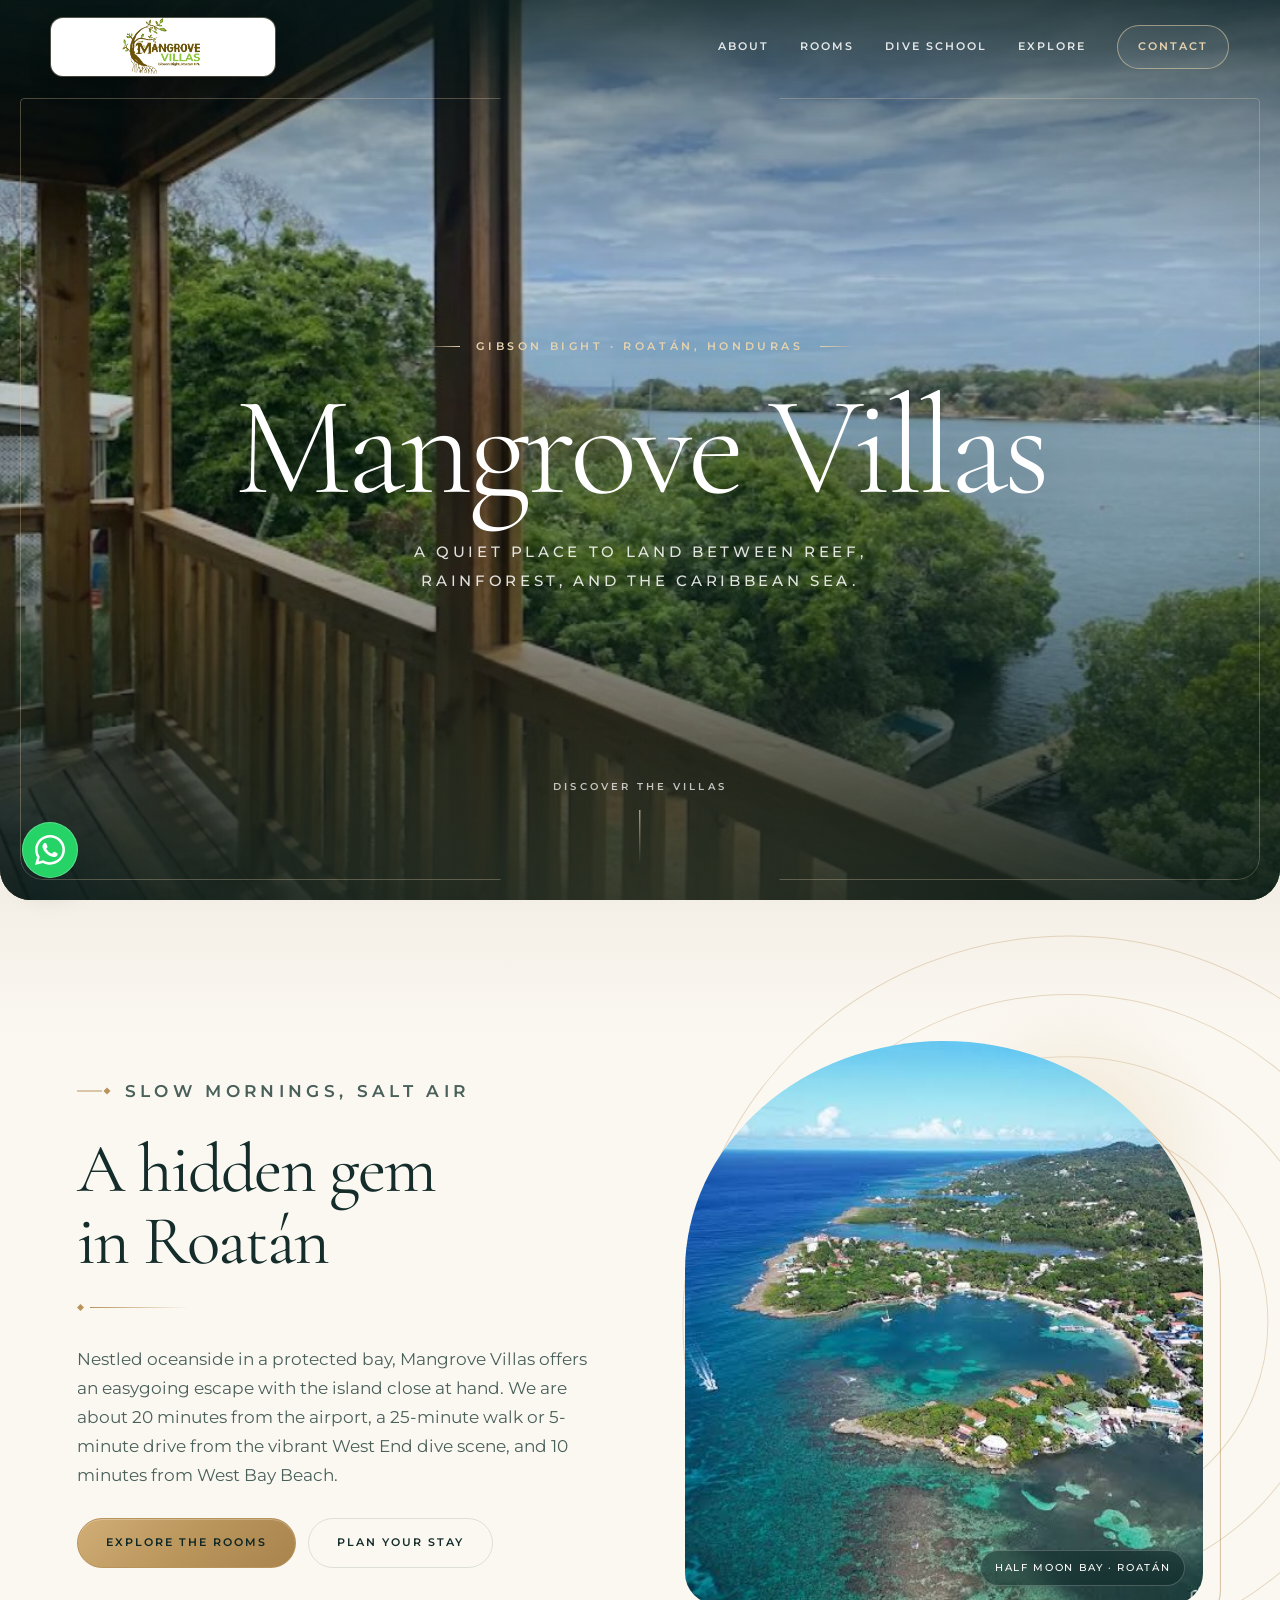
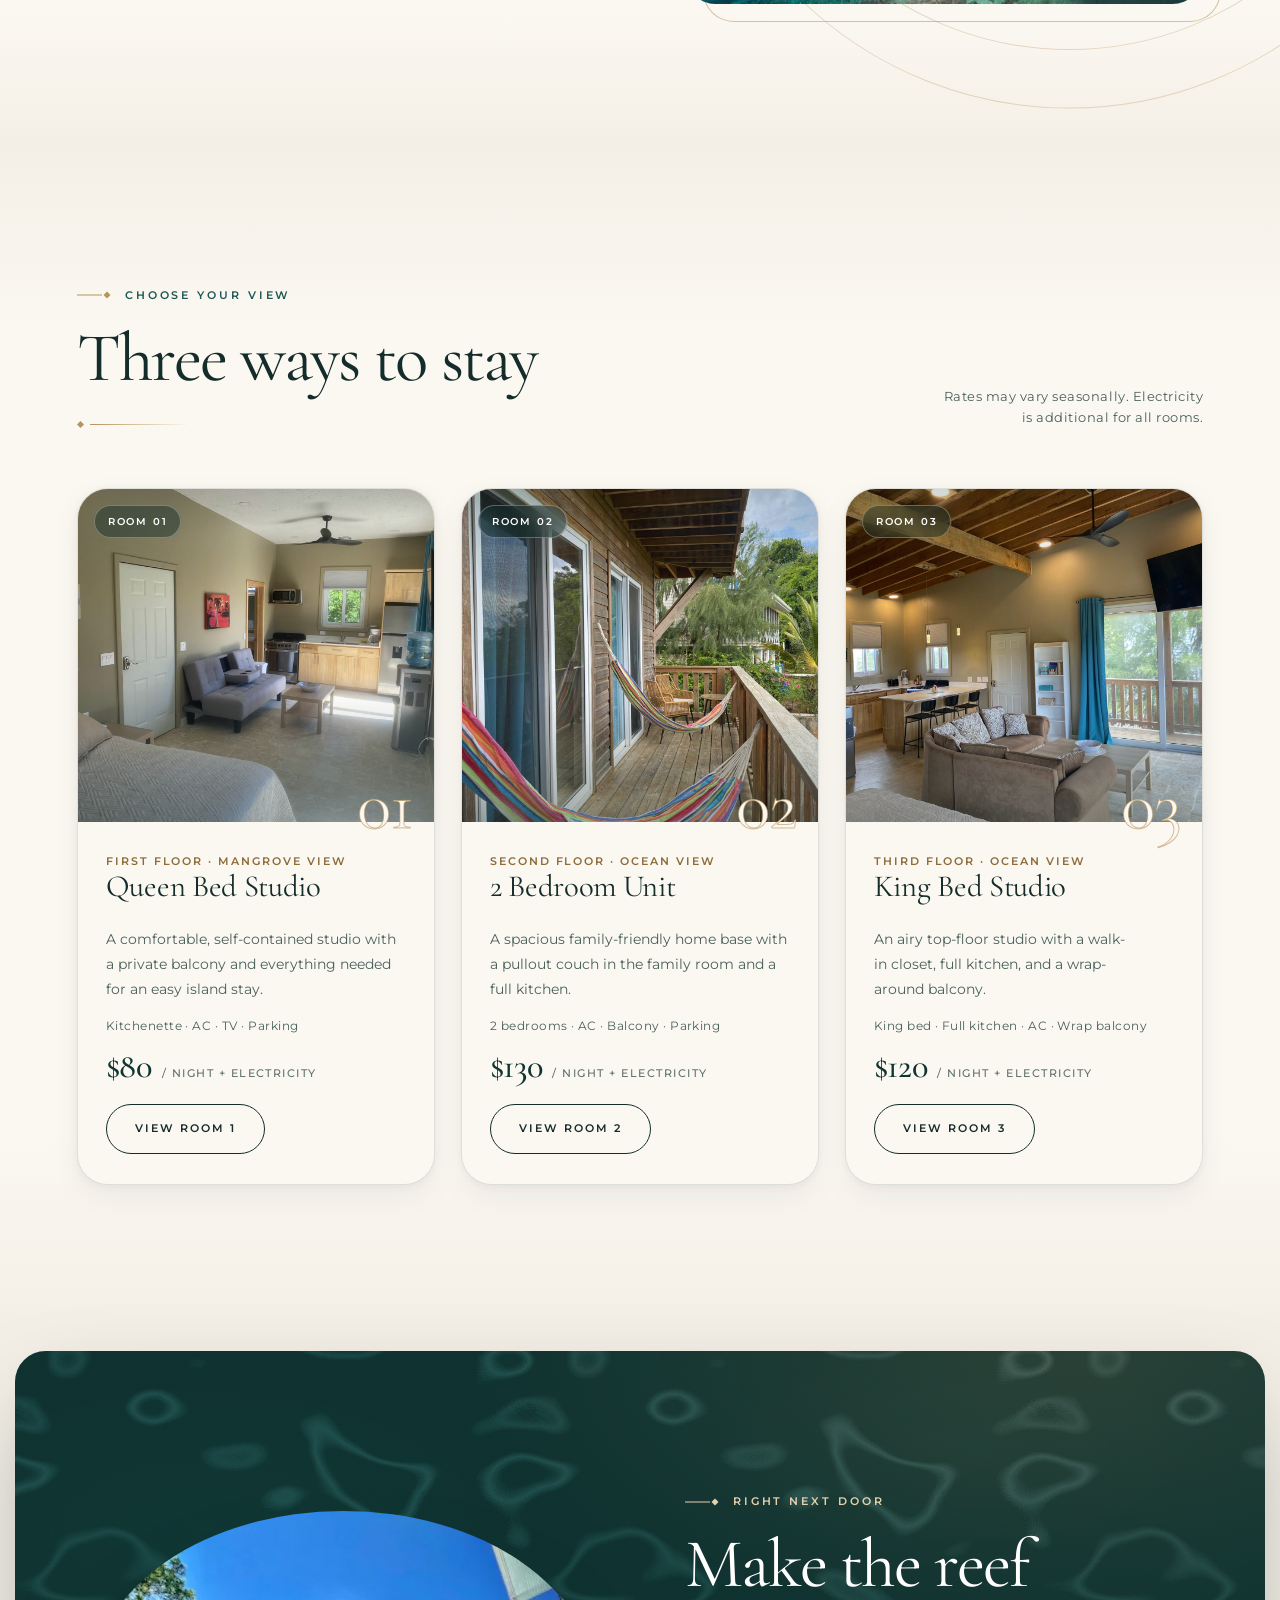
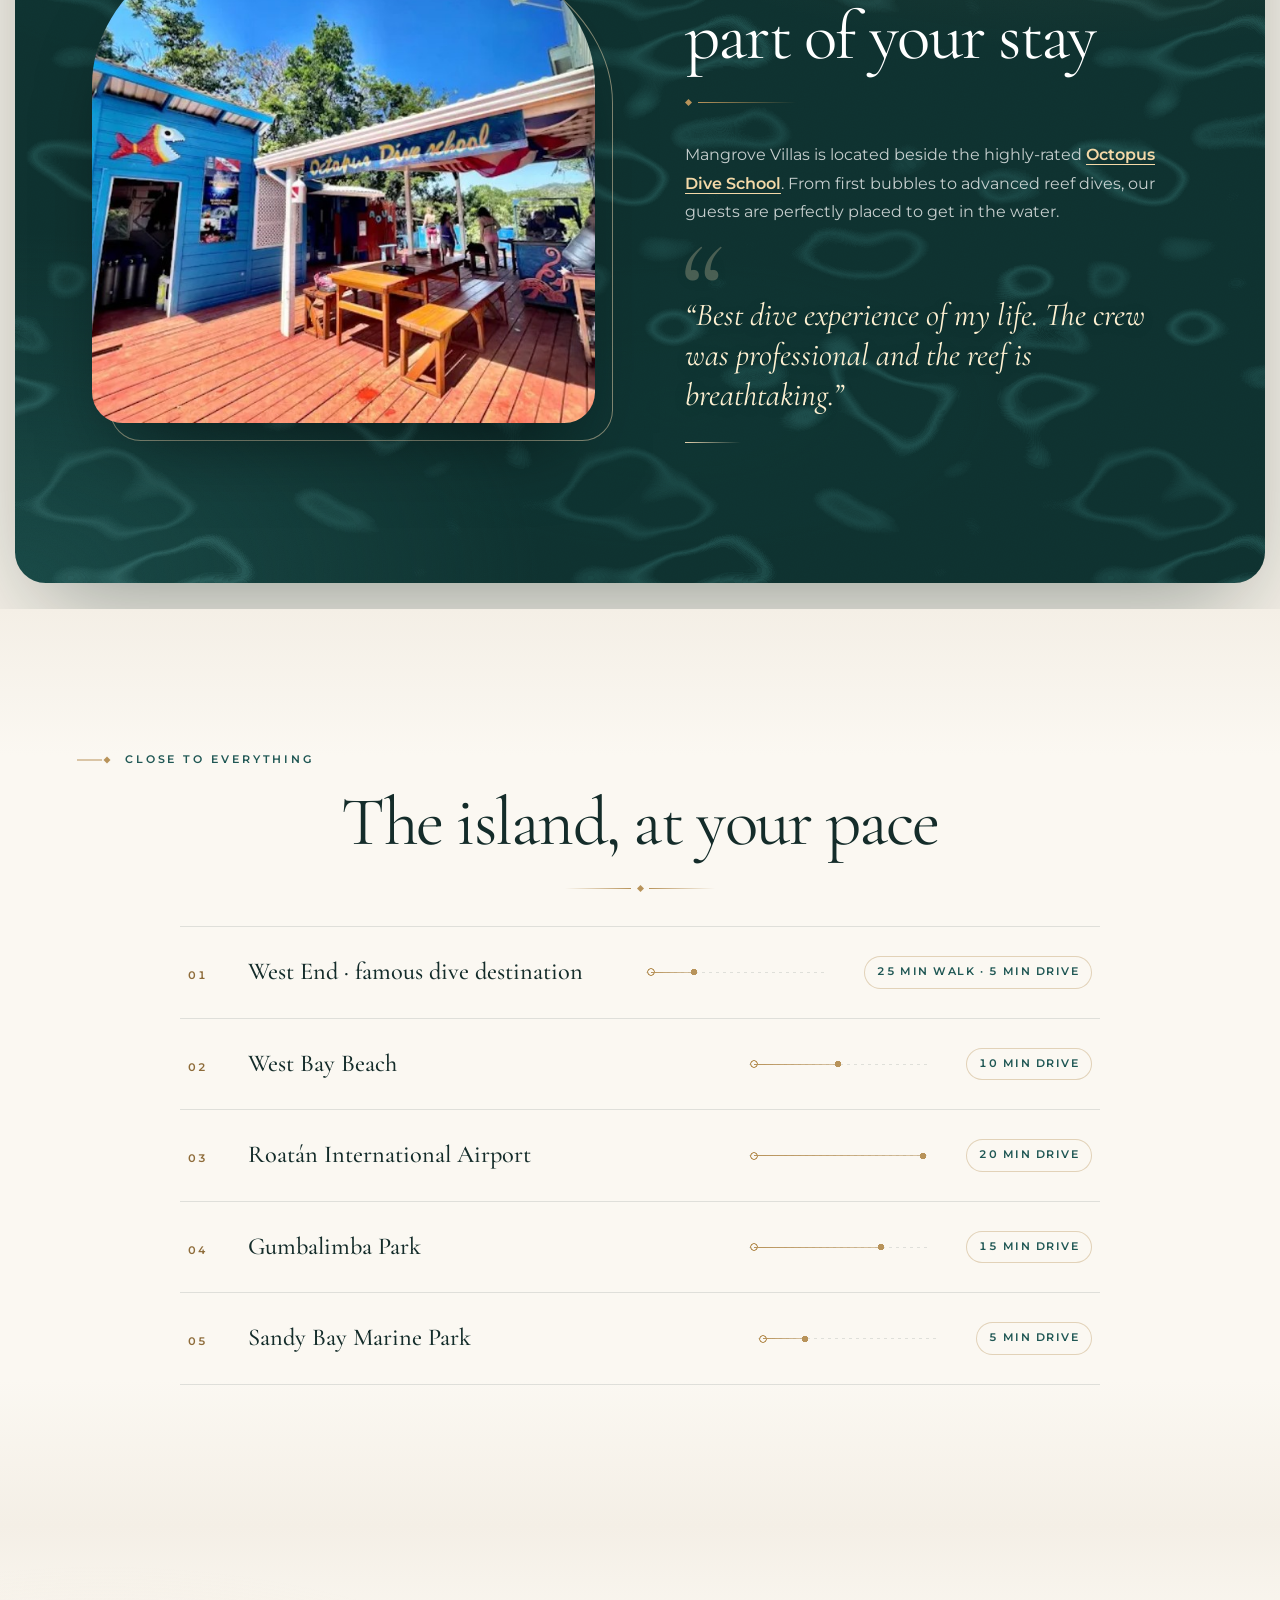
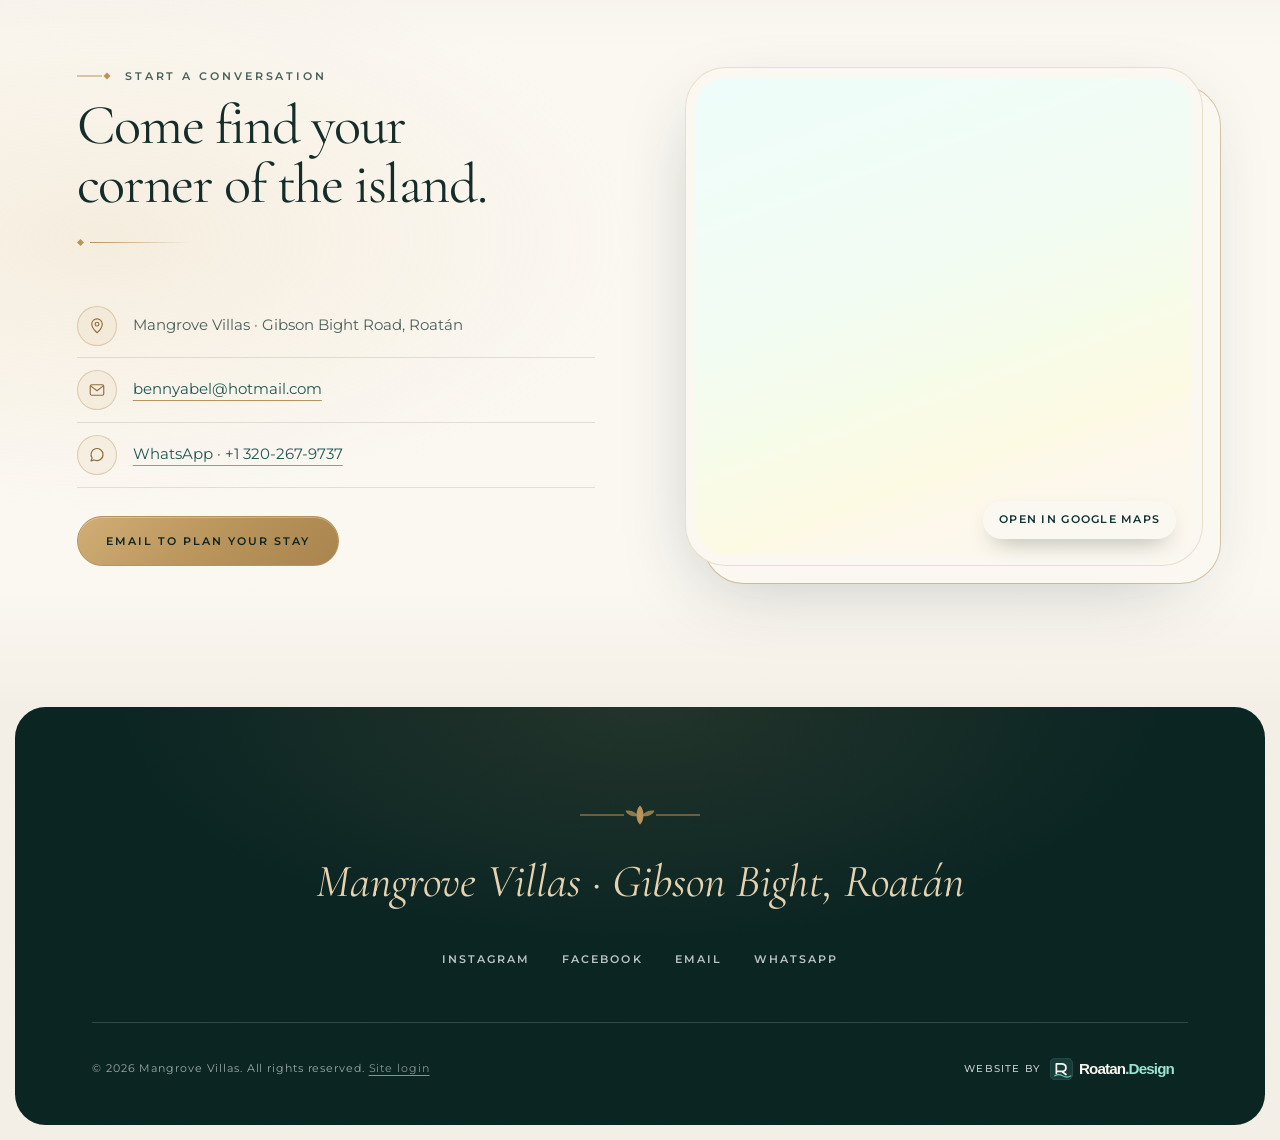
<file: index.html>
<!DOCTYPE html>
<html lang="en">
<head>
    <meta charset="UTF-8">
    <meta name="viewport" content="width=device-width, initial-scale=1.0">
    <meta name="description" content="Mangrove Villas — quiet, elevated stays in Gibson Bight, Roatán.">
    <title>Mangrove Villas | Gibson Bight, Roatán</title>
    <link rel="preconnect" href="https://fonts.googleapis.com">
    <link rel="preconnect" href="https://fonts.gstatic.com" crossorigin>
    <link href="https://fonts.googleapis.com/css2?family=Cormorant+Garamond:ital,wght@0,300;0,400;0,500;0,600;1,400;1,500&family=Montserrat:wght@400;500;600&display=swap" rel="stylesheet">
    <link rel="stylesheet" href="css/style.css?v=studio-footer">
    <link rel="stylesheet" href="js/site-editor/site-editor.css?v=editor-2">
    <link rel="stylesheet" href="css/premium-core.css?v=1">
    <link rel="stylesheet" href="css/premium-home.css?v=2">
    <link rel="stylesheet" href="css/premium-home-b.css?v=2">
</head>
<body class="main-site">
    <header class="site-header">
        <div class="site-header-inner">
            <a href="index.html" class="brand-lockup" aria-label="Mangrove Villas home">
                <img class="brand-logo" src="images/LOGO.png" alt="Mangrove Villas">
            </a>
            <button class="mobile-menu-button" type="button" aria-label="Open navigation" aria-expanded="false" aria-controls="primary-navigation">
                <span></span><span></span><span></span>
            </button>
            <nav class="nav-links" id="primary-navigation" aria-label="Primary navigation">
                <a href="#about">About</a>
                <a href="#rooms">Rooms</a>
                <a href="#dive">Dive School</a>
                <a href="#attractions">Explore</a>
                <a href="#contact" class="nav-cta">Contact</a>
            </nav>
        </div>
    </header>

    <main>
        <section class="hero" aria-labelledby="hero-title" data-cms-media="images.hero" data-cms-label="Hero background photo" data-cms-section="Hero">
            <div class="hero-content">
                <span class="eyebrow" data-cms-copy="hero_eyebrow">Gibson Bight · Roatán, Honduras</span>
                <h1 id="hero-title" data-cms-copy="hero_title">Mangrove Villas</h1>
                <p class="hero-subtitle" data-cms-copy="hero_subtitle">A quiet place to land between reef, rainforest, and the Caribbean sea.</p>
            </div>
            <a class="hero-scroll" href="#about" data-cms-copy="hero_scroll">Discover the villas</a>
            <span class="hero-frame" aria-hidden="true"></span>
        </section>

        <section id="about" class="warm-section" data-cms-section="About">
            <div class="about-grid reveal">
                <div class="about-copy">
                    <p class="section-kicker" data-cms-copy="about_kicker">Slow mornings, salt air</p>
                    <h2 class="section-title" data-cms-copy="about_title">A hidden gem in Roatán</h2>
                    <p data-cms-copy="about_text">Nestled oceanside in a protected bay, Mangrove Villas offers an easygoing escape with the island close at hand. We are about 20 minutes from the airport, a 25-minute walk or 5-minute drive from the vibrant West End dive scene, and 10 minutes from West Bay Beach.</p>
                    <div class="button-row">
                        <a href="#rooms" class="btn btn-gold" data-cms-copy="about_cta">Explore the rooms</a>
                        <a href="#contact" class="btn btn-quiet" data-cms-copy="about_secondary_cta">Plan your stay</a>
                    </div>
                </div>
                <figure class="editorial-image">
                    <img src="images/halfmoon.jpg" alt="Aerial view of Half Moon Bay and Roatán coastline" loading="lazy" data-cms-media="images.about" data-cms-label="About photo">
                    <figcaption data-cms-copy="about_image_caption">Half Moon Bay · Roatán</figcaption>
                </figure>
            </div>
        </section>

        <section id="rooms" class="warm-section" data-cms-section="Rooms">
            <div class="section-inner">
                <div class="rooms-heading reveal">
                    <div>
                        <p class="section-kicker" data-cms-copy="rooms_kicker">Choose your view</p>
                        <h2 class="section-title" data-cms-copy="rooms_title">Three ways to stay</h2>
                    </div>
                    <p class="rate-note" data-cms-copy="rates_note">Rates may vary seasonally. Electricity is additional for all rooms.</p>
                </div>
                <div class="rooms-grid">
                    <a class="room-card room-card-link reveal" href="room1.html" aria-label="View Room 1, Queen Bed Studio">
                        <div class="room-card-image">
                            <span class="room-number">Room 01</span>
                            <img src="images/ROOM%201/1.jpeg" alt="Room 1 queen bed studio interior" loading="lazy" data-cms-media="images.room1Card" data-cms-label="Room 1 card photo">
                        </div>
                        <div class="room-info">
                            <span class="room-floor" data-cms-copy="room1_floor">First floor · Mangrove view</span>
                            <h3 data-cms-copy="room1_title">Queen Bed Studio</h3>
                            <p data-cms-copy="room1_description">A comfortable, self-contained studio with a private balcony and everything needed for an easy island stay.</p>
                            <p class="room-amenities" data-cms-copy="room1_amenities">Kitchenette · AC · TV · Parking</p>
                            <p class="room-rate"><span data-cms-copy="room1_price">$80</span> <small data-cms-copy="room1_rate_suffix">/ night + electricity</small></p>
                            <span class="btn" data-cms-copy="room1_cta">View Room 1</span>
                        </div>
                    </a>
                    <a class="room-card room-card-link reveal" href="room2.html" aria-label="View Room 2, 2 Bedroom Unit">
                        <div class="room-card-image">
                            <span class="room-number">Room 02</span>
                            <img src="images/ROOM%202/3.jpeg" alt="Room 2 two-bedroom unit interior" loading="lazy" data-cms-media="images.room2Card" data-cms-label="Room 2 card photo">
                        </div>
                        <div class="room-info">
                            <span class="room-floor" data-cms-copy="room2_floor">Second floor · Ocean view</span>
                            <h3 data-cms-copy="room2_title">2 Bedroom Unit</h3>
                            <p data-cms-copy="room2_description">A spacious family-friendly home base with a pullout couch in the family room and a full kitchen.</p>
                            <p class="room-amenities" data-cms-copy="room2_amenities">2 bedrooms · AC · Balcony · Parking</p>
                            <p class="room-rate"><span data-cms-copy="room2_price">$130</span> <small data-cms-copy="room2_rate_suffix">/ night + electricity</small></p>
                            <span class="btn" data-cms-copy="room2_cta">View Room 2</span>
                        </div>
                    </a>
                    <a class="room-card room-card-link reveal" href="room3.html" aria-label="View Room 3, King Bed Studio">
                        <div class="room-card-image">
                            <span class="room-number">Room 03</span>
                            <img src="images/ROOM%203/1.jpeg" alt="Room 3 king bed studio interior" loading="lazy" data-cms-media="images.room3Card" data-cms-label="Room 3 card photo">
                        </div>
                        <div class="room-info">
                            <span class="room-floor" data-cms-copy="room3_floor">Third floor · Ocean view</span>
                            <h3 data-cms-copy="room3_title">King Bed Studio</h3>
                            <p data-cms-copy="room3_description">An airy top-floor studio with a walk-in closet, full kitchen, and a wrap-around balcony.</p>
                            <p class="room-amenities" data-cms-copy="room3_amenities">King bed · Full kitchen · AC · Wrap balcony</p>
                            <p class="room-rate"><span data-cms-copy="room3_price">$120</span> <small data-cms-copy="room3_rate_suffix">/ night + electricity</small></p>
                            <span class="btn" data-cms-copy="room3_cta">View Room 3</span>
                        </div>
                    </a>
                </div>
            </div>
        </section>

        <section id="dive" class="teal-section" data-cms-section="Dive school">
            <div class="split-section reveal">
                <div class="dive-media">
                    <img src="images/OCTOPUS.jpg" alt="Octopus Dive School next door to Mangrove Villas" loading="lazy" data-cms-media="images.dive" data-cms-label="Dive school photo">
                </div>
                <div class="dive-copy">
                    <p class="section-kicker" data-cms-copy="dive_kicker">Right next door</p>
                    <h2 class="section-title" data-cms-copy="dive_title">Make the reef part of your stay</h2>
                    <p class="section-intro" data-cms-copy="dive_text" data-cms-link-text="Octopus Dive School" data-cms-link-href="https://roatan-octopusdiveschool.com">Mangrove Villas is located beside the highly-rated <a class="inline-link" href="https://roatan-octopusdiveschool.com" target="_blank" rel="noopener">Octopus Dive School</a>. From first bubbles to advanced reef dives, our guests are perfectly placed to get in the water.</p>
                    <blockquote class="quote" data-cms-copy="dive_quote">“Best dive experience of my life. The crew was professional and the reef is breathtaking.”</blockquote>
                </div>
            </div>
        </section>

        <section id="attractions" class="warm-section" data-cms-section="Explore">
            <div class="section-inner reveal">
                <p class="section-kicker" data-cms-copy="attractions_kicker">Close to everything</p>
                <h2 class="section-title centered" data-cms-copy="attractions_title">The island, at your pace</h2>
                <ul class="attractions-list">
                    <li class="reveal"><strong data-cms-copy="attraction_west_end">West End · famous dive destination</strong><span data-cms-copy="attraction_west_end_time">25 min walk · 5 min drive</span></li>
                    <li class="reveal"><strong data-cms-copy="attraction_west_bay">West Bay Beach</strong><span data-cms-copy="attraction_west_bay_time">10 min drive</span></li>
                    <li class="reveal"><strong data-cms-copy="attraction_airport">Roatán International Airport</strong><span data-cms-copy="attraction_airport_time">20 min drive</span></li>
                    <li class="reveal"><strong data-cms-copy="attraction_gumbalimba">Gumbalimba Park</strong><span data-cms-copy="attraction_gumbalimba_time">15 min drive</span></li>
                    <li class="reveal"><strong data-cms-copy="attraction_sandy_bay">Sandy Bay Marine Park</strong><span data-cms-copy="attraction_sandy_bay_time">5 min drive</span></li>
                </ul>
            </div>
            <script>
                // Travel-time dots: scale each row's drive minutes against the farthest place (re-runs when the CMS rewrites copy).
                (() => {
                    const list = document.querySelector('#attractions .attractions-list');
                    if (!list) return;
                    const minutes = text => +((text.match(/(\d+)\s*min[^·\d]*drive/i) || text.match(/(\d+)\s*min/i) || [0, 0])[1]);
                    const paint = () => {
                        const rows = [...list.children].map(li => [li, minutes(li.querySelector('span')?.textContent || '')]);
                        const max = Math.max(1, ...rows.map(row => row[1]));
                        rows.forEach(([li, n]) => li.style.setProperty('--mv-pct', (n / max).toFixed(3)));
                    };
                    paint();
                    new MutationObserver(paint).observe(list, { subtree: true, childList: true, characterData: true });
                })();
            </script>
        </section>

        <section id="contact" class="warm-section" data-cms-section="Contact">
            <div class="contact-container reveal">
                <div class="contact-info">
                    <p class="section-kicker" data-cms-copy="contact_kicker">Start a conversation</p>
                    <h2 class="section-title" data-cms-copy="contact_title">Come find your corner of the island.</h2>
                    <ul class="contact-details">
                        <li class="contact-address" data-cms-copy="contact_address">Mangrove Villas · Gibson Bight Road, Roatán</li>
                        <li class="contact-email"><a href="mailto:bennyabel@hotmail.com" data-cms-href="mailto:{email}" data-cms-setting="email" data-cms-text>bennyabel@hotmail.com</a></li>
                        <li class="contact-whatsapp"><a href="https://wa.me/13202679737" target="_blank" rel="noopener" data-cms-href="https://wa.me/{whatsapp}" data-cms-setting="whatsapp" data-cms-label="WhatsApp number"><span data-cms-copy="contact_whatsapp">WhatsApp · +1 320-267-9737</span></a></li>
                    </ul>
                    <div class="button-row">
                        <a href="mailto:bennyabel@hotmail.com?subject=Stay%20at%20Mangrove%20Villas" data-cms-href="mailto:{email}?subject=Stay%20at%20Mangrove%20Villas" class="btn btn-gold" data-cms-copy="contact_cta">Email to plan your stay</a>
                    </div>
                </div>
                <div class="map-embed">
                    <iframe
                        src="https://www.openstreetmap.org/export/embed.html?bbox=-86.5965%2C16.3115%2C-86.576%2C16.3185&amp;layer=mapnik&amp;marker=16.313479390144032%2C-86.58629037709998"
                        title="Map showing Mangrove Villas in Gibson Bight, Roatán"
                        loading="lazy"
                        referrerpolicy="no-referrer"
                        allowfullscreen></iframe>
                    <a class="map-link" href="https://www.google.com/maps/search/?api=1&amp;query=16.313479390144032%2C-86.58629037709998" target="_blank" rel="noopener">Open in Google Maps</a>
                </div>
            </div>
        </section>
    </main>

    <footer data-cms-section="Footer">
        <div class="footer-inner">
            <p class="footer-brand" data-cms-copy="footer_brand">Mangrove Villas · Gibson Bight, Roatán</p>
            <div class="footer-links" aria-label="Social links">
                <a href="https://www.instagram.com/" data-cms-href="{instagramUrl}" data-cms-setting="instagramUrl" target="_blank" rel="noopener" aria-label="Instagram">Instagram</a>
                <a href="https://www.facebook.com/" data-cms-href="{facebookUrl}" data-cms-setting="facebookUrl" target="_blank" rel="noopener" aria-label="Facebook">Facebook</a>
                <a href="mailto:bennyabel@hotmail.com" data-cms-href="mailto:{email}" data-cms-setting="email" aria-label="Email Mangrove Villas">Email</a>
                <a href="https://wa.me/13202679737" data-cms-href="https://wa.me/{whatsapp}" data-cms-setting="whatsapp" target="_blank" rel="noopener" aria-label="WhatsApp">WhatsApp</a>
            </div>
            <div class="footer-bottom">
                <p>© <span data-year></span> Mangrove Villas. <span data-cms-copy="footer_rights">All rights reserved.</span> <button type="button" class="cms-login-link" data-cms-login>Site login</button></p>
                <a class="studio-credit" href="https://www.roatan.design/" target="_blank" rel="noopener noreferrer" aria-label="Website by Roatan.Design">
                    <span>Website by</span>
                    <img src="images/roatan-design-logo-light.svg" width="390" height="64" alt="Roatan.Design">
                </a>
            </div>
        </div>
    </footer>
    <a class="whatsapp-float" href="https://wa.me/13202679737?text=Hello%20Mangrove%20Villas%2C%20I%27d%20like%20to%20ask%20about%20staying%20with%20you." data-cms-href="https://wa.me/{whatsapp}?text=Hello%20Mangrove%20Villas%2C%20I%27d%20like%20to%20ask%20about%20staying%20with%20you." target="_blank" rel="noopener" aria-label="Chat with Mangrove Villas on WhatsApp">
        <img src="images/whatsapp-logo-green.svg" alt="" aria-hidden="true">
    </a>
    <script src="js/site-config.js?v=editor-2"></script>
    <script src="js/site-editor/site-editor.js?v=editor-2"></script>
    <script src="js/main.js?v=premium-1"></script>
</body>
</html>
</file>
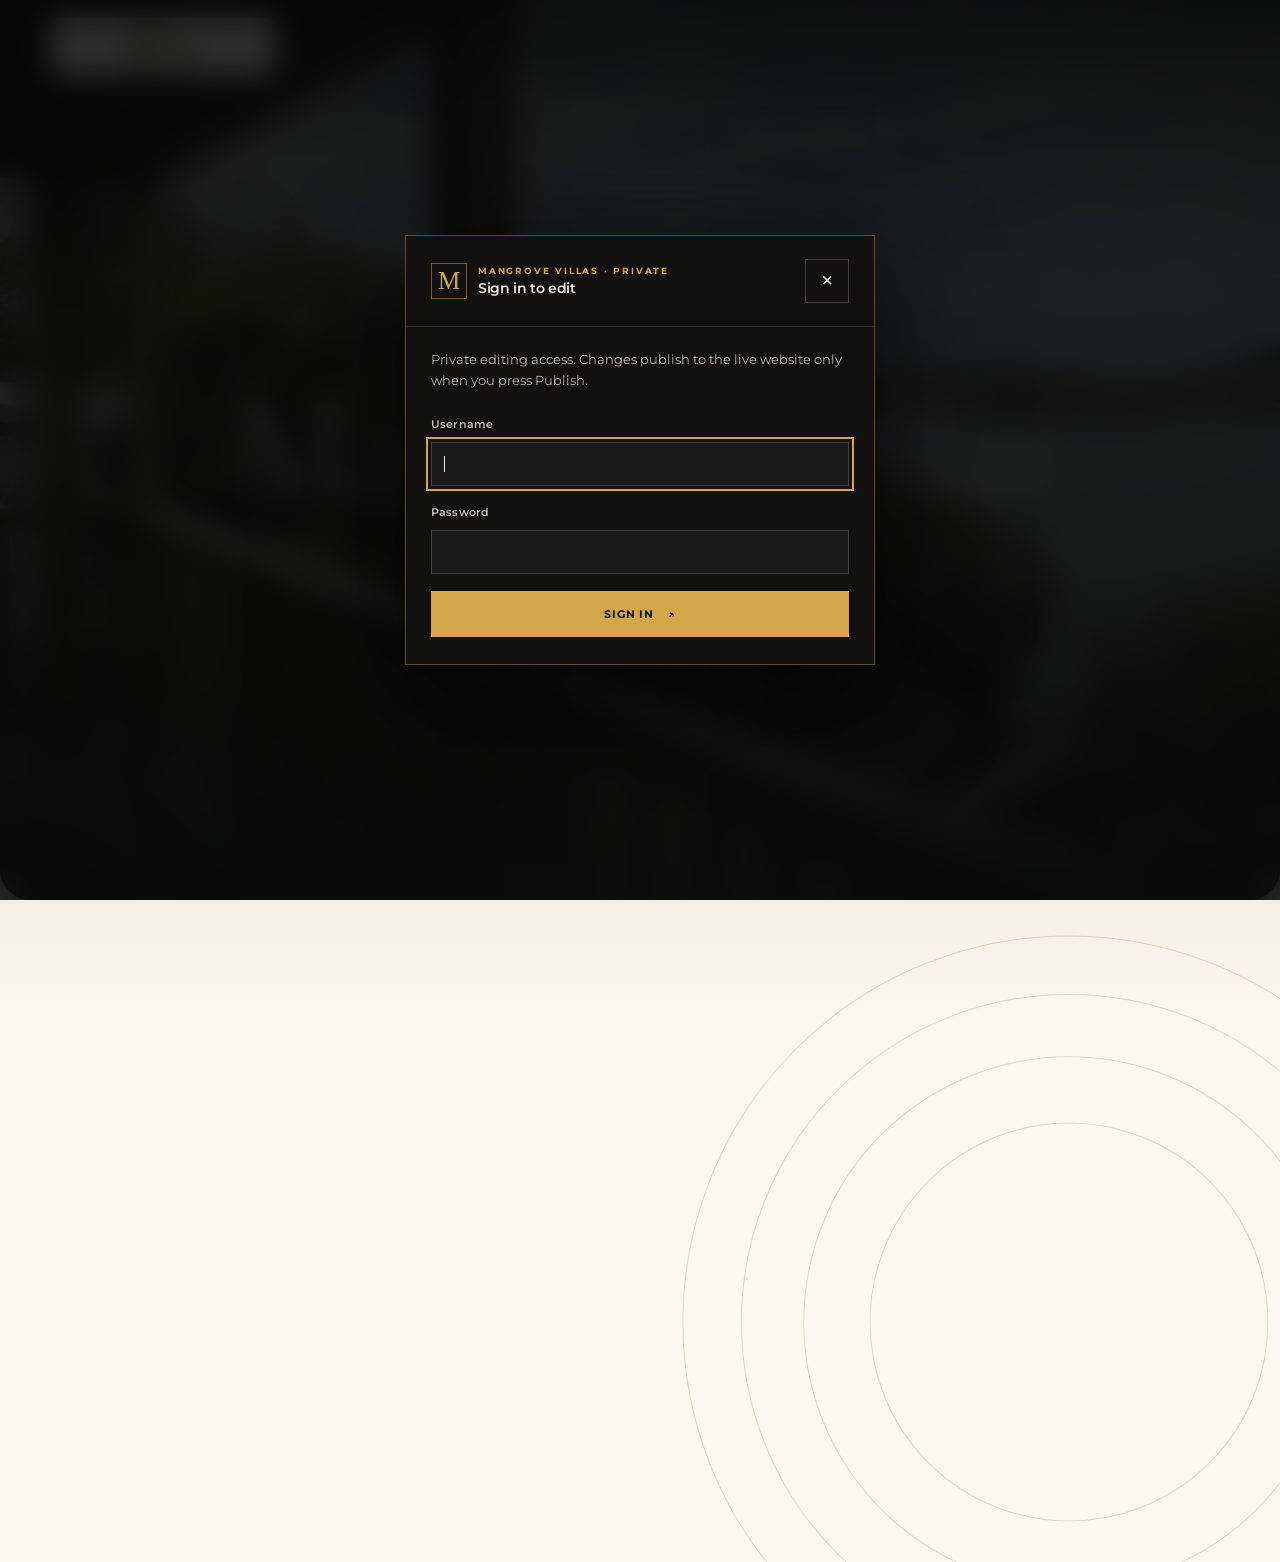
<file: admin.html>
<!DOCTYPE html>
<html lang="en">
<head>
    <meta charset="UTF-8">
    <meta name="robots" content="noindex">
    <title>Site login | Mangrove Villas</title>
    <meta http-equiv="refresh" content="0; url=index.html?edit">
</head>
<body>
    <p>The editor moved to the website itself. <a href="index.html?edit">Open the site login</a>.</p>
</body>
</html>
</file>
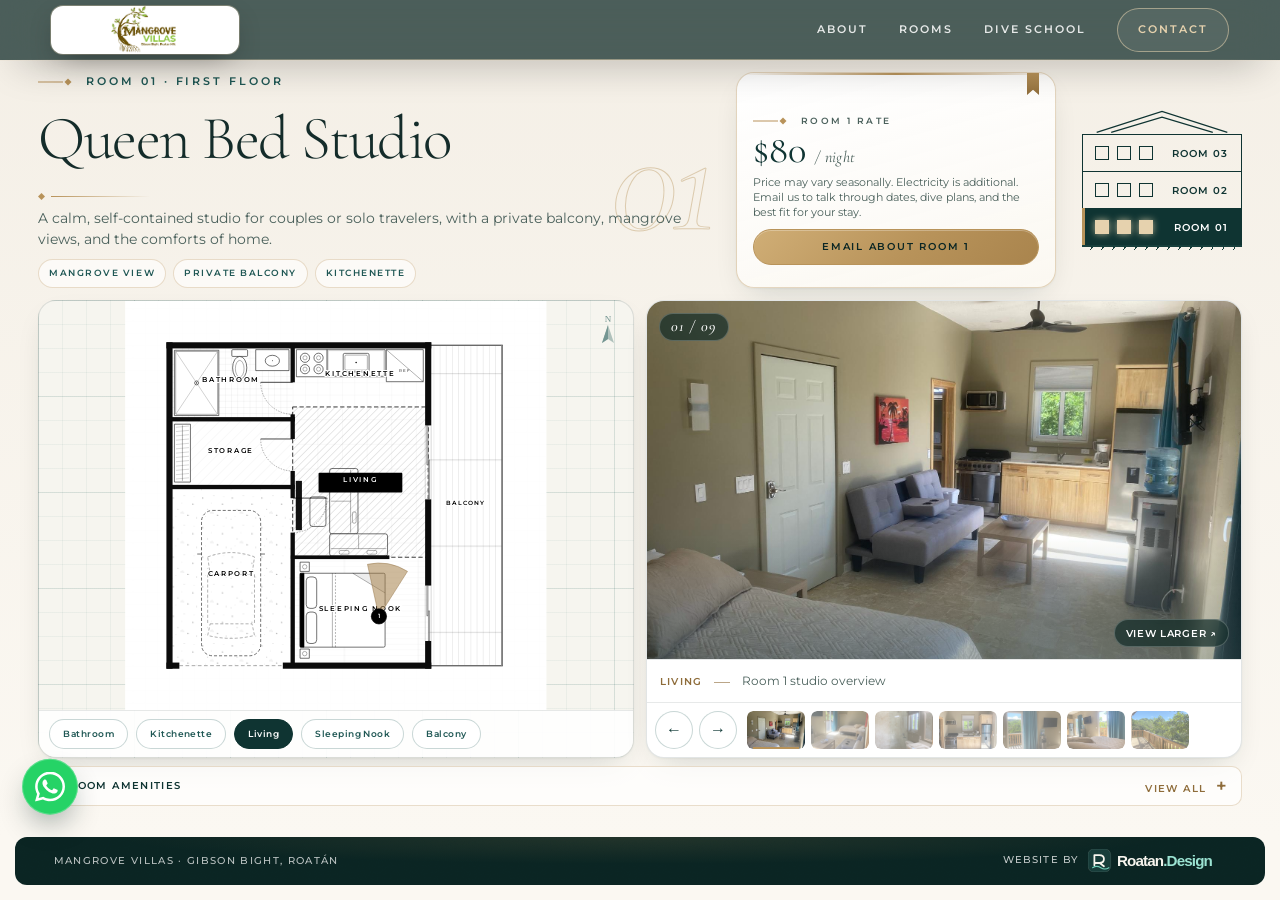
<file: room1.html>
<!DOCTYPE html>
<html lang="en">
<head>
    <meta charset="UTF-8">
    <meta name="viewport" content="width=device-width, initial-scale=1.0">
    <meta name="description" content="Room 1 at Mangrove Villas — a queen bed studio with mangrove views in Gibson Bight, Roatán.">
    <title>Room 1 · Queen Bed Studio | Mangrove Villas</title>
    <link rel="preconnect" href="https://fonts.googleapis.com">
    <link rel="preconnect" href="https://fonts.gstatic.com" crossorigin>
    <link href="https://fonts.googleapis.com/css2?family=Cormorant+Garamond:ital,wght@0,300;0,400;0,500;0,600;1,400;1,500&family=Montserrat:wght@400;500;600&display=swap" rel="stylesheet">
    <link rel="stylesheet" href="css/style.css?v=studio-footer">
    <link rel="stylesheet" href="js/site-editor/site-editor.css?v=editor-2">
    <link rel="stylesheet" href="js/room-experience/room-experience.css?v=1">
    <link rel="stylesheet" href="css/premium-core.css?v=1">
    <link rel="stylesheet" href="css/premium-rooms.css?v=3">
</head>
<body class="main-site room-page">
    <header class="site-header">
        <div class="site-header-inner">
            <a href="index.html" class="brand-lockup" aria-label="Mangrove Villas home">
                <img class="brand-logo" src="images/LOGO.png" alt="Mangrove Villas">
            </a>
            <button class="mobile-menu-button" type="button" aria-label="Open navigation" aria-expanded="false" aria-controls="primary-navigation">
                <span></span><span></span><span></span>
            </button>
            <nav class="nav-links" id="primary-navigation" aria-label="Primary navigation">
                <a href="index.html#about">About</a>
                <a href="index.html#rooms">Rooms</a>
                <a href="index.html#dive">Dive School</a>
                <a href="index.html#contact" class="nav-cta">Contact</a>
            </nav>
        </div>
    </header>

    <main>
        <section class="room-hero"><div class="room-hero-shell"><div class="room-hero-top">
            <div class="room-hero-inner reveal" data-room-no="01">
                <p class="section-kicker" data-cms-copy="room1_hero_kicker">Room 01 · First floor</p>
                <h1 class="section-title" data-cms-copy="room1_title">Queen Bed Studio</h1>
                <p class="room-hero-copy" data-cms-copy="room1_hero_description">A calm, self-contained studio for couples or solo travelers, with a private balcony, mangrove views, and the comforts of home.</p>
                <div class="room-meta"><span data-cms-copy="room1_meta_1">Mangrove view</span><span data-cms-copy="room1_meta_2">Private balcony</span><span data-cms-copy="room1_meta_3">Kitchenette</span></div>
            </div>
        <aside class="rate-panel room-rate-card">
                    <p class="section-kicker" data-cms-copy="room1_rate_kicker">Room 1 rate</p>
                    <div class="rate-amount"><span data-cms-copy="room1_price">$80</span> <small>/ night</small></div>
                    <p data-cms-copy="room1_rate_note">Price may vary seasonally. Electricity is additional. Email us to talk through dates, dive plans, and the best fit for your stay.</p>
                    <a href="mailto:bennyabel@hotmail.com?subject=Room%201%20at%20Mangrove%20Villas" data-cms-href="mailto:{email}?subject=Room%201%20at%20Mangrove%20Villas" class="btn btn-gold" data-cms-copy="room1_rate_cta">Email about Room 1</a>
                </aside><div data-room-levels="room1"></div></div><div data-room-experience="room1"><figure class="rx-fallback"><img src="images/ROOM%201/1.jpeg" alt="Room 1 photo" fetchpriority="high"></figure></div><details class="room-amenities"><summary><span>Room amenities</span><span class="room-amenities-action">View all</span></summary><ul class="amenities-grid">
                        <li data-cms-copy="room1_amenity_1">Queen bed</li><li data-cms-copy="room1_amenity_2">Fully equipped kitchenette</li><li data-cms-copy="room1_amenity_3">Air conditioning</li><li data-cms-copy="room1_amenity_4">Private balcony</li><li data-cms-copy="room1_amenity_5">TV</li><li data-cms-copy="room1_amenity_6">Fans</li><li data-cms-copy="room1_amenity_7">Parking</li><li data-cms-copy="room1_amenity_8">Mangrove view</li><li data-cms-copy="room1_amenity_9">Coffee</li><li data-cms-copy="room1_amenity_10">Microwave</li><li data-cms-copy="shared_laundry">Free shared laundry</li><li data-cms-copy="shared_drinking_water">Drinking water provided</li>
                    </ul></details></div></section>
    </main>
    <footer class="room-footer" data-cms-section="Footer">
        <div class="room-footer-inner">
            <p class="room-footer-location" data-cms-copy="room_footer_location">Mangrove Villas · Gibson Bight, Roatán</p>
            <a class="studio-credit" href="https://www.roatan.design/" target="_blank" rel="noopener noreferrer" aria-label="Website by Roatan.Design">
                <span>Website by</span>
                <img src="images/roatan-design-logo-light.svg" width="390" height="64" alt="Roatan.Design">
            </a>
        </div>
    </footer>
    <a class="whatsapp-float" href="https://wa.me/13202679737?text=Hello%20Mangrove%20Villas%2C%20I%27d%20like%20to%20ask%20about%20staying%20with%20you." data-cms-href="https://wa.me/{whatsapp}?text=Hello%20Mangrove%20Villas%2C%20I%27d%20like%20to%20ask%20about%20staying%20with%20you." target="_blank" rel="noopener" aria-label="Chat with Mangrove Villas on WhatsApp">
        <img src="images/whatsapp-logo-green.svg" alt="" aria-hidden="true">
    </a>
    <script src="js/site-config.js?v=editor-2"></script>
    <script src="js/site-editor/site-editor.js?v=editor-2"></script>
    <script src="js/main.js?v=premium-1"></script>
    <script defer src="js/room-experience/room-experience.js?v=3"></script>
</body>
</html>
</file>
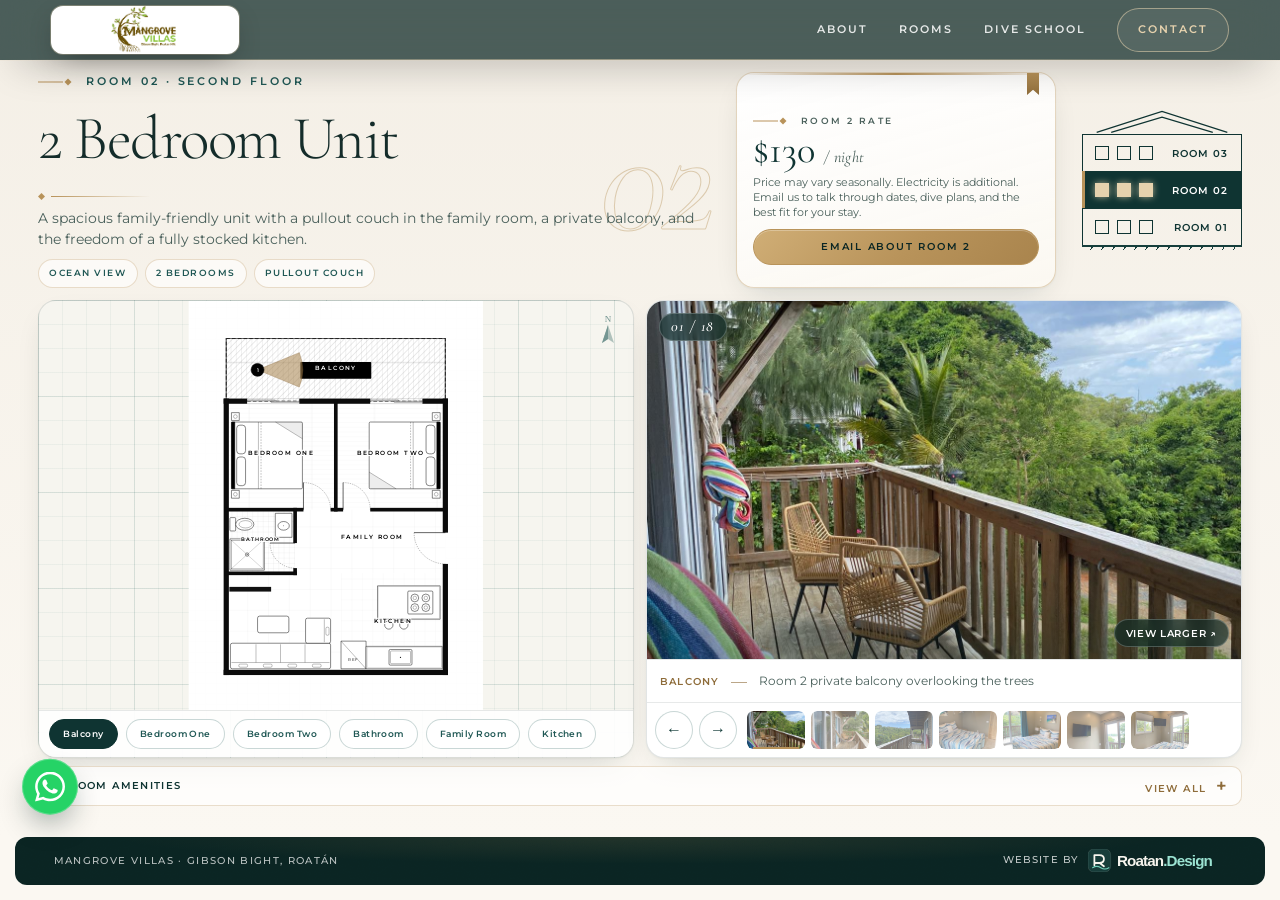
<file: room2.html>
<!DOCTYPE html>
<html lang="en">
<head>
    <meta charset="UTF-8">
    <meta name="viewport" content="width=device-width, initial-scale=1.0">
    <meta name="description" content="Room 2 at Mangrove Villas — a two-bedroom family unit with ocean views in Gibson Bight, Roatán.">
    <title>Room 2 · 2 Bedroom Unit | Mangrove Villas</title>
    <link rel="preconnect" href="https://fonts.googleapis.com">
    <link rel="preconnect" href="https://fonts.gstatic.com" crossorigin>
    <link href="https://fonts.googleapis.com/css2?family=Cormorant+Garamond:ital,wght@0,300;0,400;0,500;0,600;1,400;1,500&family=Montserrat:wght@400;500;600&display=swap" rel="stylesheet">
    <link rel="stylesheet" href="css/style.css?v=studio-footer">
    <link rel="stylesheet" href="js/site-editor/site-editor.css?v=editor-2">
    <link rel="stylesheet" href="js/room-experience/room-experience.css?v=1">
    <link rel="stylesheet" href="css/premium-core.css?v=1">
    <link rel="stylesheet" href="css/premium-rooms.css?v=3">
</head>
<body class="main-site room-page">
    <header class="site-header">
        <div class="site-header-inner">
            <a href="index.html" class="brand-lockup" aria-label="Mangrove Villas home">
                <img class="brand-logo" src="images/LOGO.png" alt="Mangrove Villas">
            </a>
            <button class="mobile-menu-button" type="button" aria-label="Open navigation" aria-expanded="false" aria-controls="primary-navigation"><span></span><span></span><span></span></button>
            <nav class="nav-links" id="primary-navigation" aria-label="Primary navigation"><a href="index.html#about">About</a><a href="index.html#rooms">Rooms</a><a href="index.html#dive">Dive School</a><a href="index.html#contact" class="nav-cta">Contact</a></nav>
        </div>
    </header>

    <main>
        <section class="room-hero"><div class="room-hero-shell"><div class="room-hero-top"><div class="room-hero-inner reveal" data-room-no="02"><p class="section-kicker" data-cms-copy="room2_hero_kicker">Room 02 · Second floor</p><h1 class="section-title" data-cms-copy="room2_title">2 Bedroom Unit</h1><p class="room-hero-copy" data-cms-copy="room2_hero_description">A spacious family-friendly unit with a pullout couch in the family room, a private balcony, and the freedom of a fully stocked kitchen.</p><div class="room-meta"><span data-cms-copy="room2_meta_1">Ocean view</span><span data-cms-copy="room2_meta_2">2 bedrooms</span><span data-cms-copy="room2_meta_3">Pullout couch</span></div></div><aside class="rate-panel room-rate-card"><p class="section-kicker" data-cms-copy="room2_rate_kicker">Room 2 rate</p><div class="rate-amount"><span data-cms-copy="room2_price">$130</span> <small>/ night</small></div><p data-cms-copy="room2_rate_note">Price may vary seasonally. Electricity is additional. Email us to talk through dates, dive plans, and the best fit for your stay.</p><a href="mailto:bennyabel@hotmail.com?subject=Room%202%20at%20Mangrove%20Villas" data-cms-href="mailto:{email}?subject=Room%202%20at%20Mangrove%20Villas" class="btn btn-gold" data-cms-copy="room2_rate_cta">Email about Room 2</a></aside><div data-room-levels="room2"></div></div><div data-room-experience="room2"><figure class="rx-fallback"><img src="images/ROOM%202/2.jpeg" alt="Room 2 photo" fetchpriority="high"></figure></div><details class="room-amenities"><summary><span>Room amenities</span><span class="room-amenities-action">View all</span></summary><ul class="amenities-grid"><li data-cms-copy="room2_amenity_1">2 bedrooms</li><li data-cms-copy="room2_amenity_2">Pullout couch in family room</li><li data-cms-copy="room2_amenity_3">Air conditioning</li><li data-cms-copy="room2_amenity_4">Private balcony</li><li data-cms-copy="room2_amenity_5">TV</li><li data-cms-copy="room2_amenity_6">Fans</li><li data-cms-copy="room2_amenity_7">Parking</li><li data-cms-copy="room2_amenity_8">Ocean view</li><li data-cms-copy="room2_amenity_9">Fully stocked kitchen</li><li data-cms-copy="room2_amenity_10">Coffee</li><li data-cms-copy="room2_amenity_11">Microwave</li><li data-cms-copy="shared_laundry">Free shared laundry</li><li data-cms-copy="shared_drinking_water">Drinking water provided</li></ul></details></div></section>
    </main>
    <footer class="room-footer" data-cms-section="Footer">
        <div class="room-footer-inner">
            <p class="room-footer-location" data-cms-copy="room_footer_location">Mangrove Villas · Gibson Bight, Roatán</p>
            <a class="studio-credit" href="https://www.roatan.design/" target="_blank" rel="noopener noreferrer" aria-label="Website by Roatan.Design">
                <span>Website by</span>
                <img src="images/roatan-design-logo-light.svg" width="390" height="64" alt="Roatan.Design">
            </a>
        </div>
    </footer>
    <a class="whatsapp-float" href="https://wa.me/13202679737?text=Hello%20Mangrove%20Villas%2C%20I%27d%20like%20to%20ask%20about%20staying%20with%20you." data-cms-href="https://wa.me/{whatsapp}?text=Hello%20Mangrove%20Villas%2C%20I%27d%20like%20to%20ask%20about%20staying%20with%20you." target="_blank" rel="noopener" aria-label="Chat with Mangrove Villas on WhatsApp">
        <img src="images/whatsapp-logo-green.svg" alt="" aria-hidden="true">
    </a>
    <script src="js/site-config.js?v=editor-2"></script>
    <script src="js/site-editor/site-editor.js?v=editor-2"></script>
    <script src="js/main.js?v=premium-1"></script>
    <script defer src="js/room-experience/room-experience.js?v=3"></script>
</body>
</html>
</file>
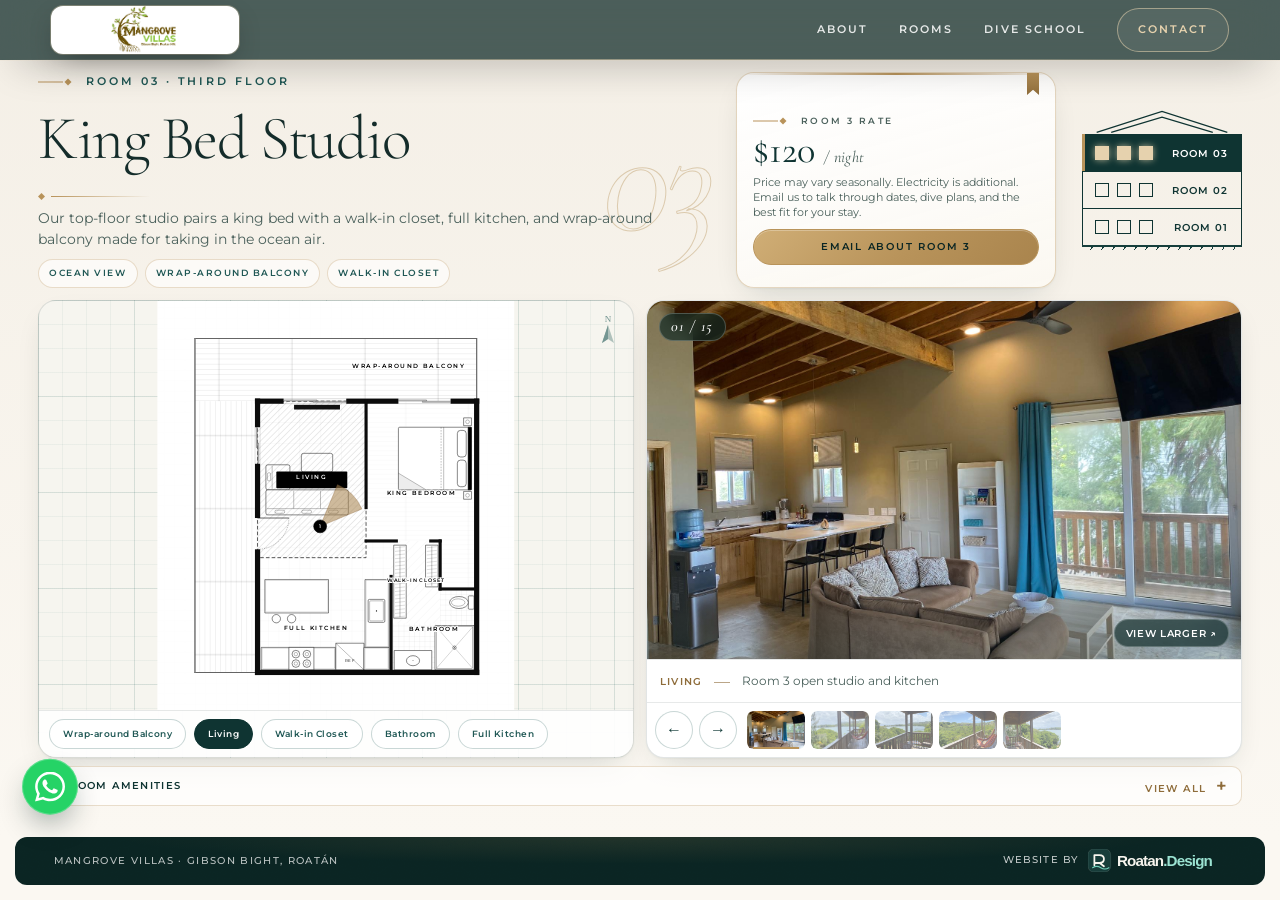
<file: room3.html>
<!DOCTYPE html>
<html lang="en">
<head>
    <meta charset="UTF-8">
    <meta name="viewport" content="width=device-width, initial-scale=1.0">
    <meta name="description" content="Room 3 at Mangrove Villas — a king bed studio with a wrap-around balcony and ocean views in Gibson Bight, Roatán.">
    <title>Room 3 · King Bed Studio | Mangrove Villas</title>
    <link rel="preconnect" href="https://fonts.googleapis.com">
    <link rel="preconnect" href="https://fonts.gstatic.com" crossorigin>
    <link href="https://fonts.googleapis.com/css2?family=Cormorant+Garamond:ital,wght@0,300;0,400;0,500;0,600;1,400;1,500&family=Montserrat:wght@400;500;600&display=swap" rel="stylesheet">
    <link rel="stylesheet" href="css/style.css?v=studio-footer">
    <link rel="stylesheet" href="js/site-editor/site-editor.css?v=editor-2">
    <link rel="stylesheet" href="js/room-experience/room-experience.css?v=1">
    <link rel="stylesheet" href="css/premium-core.css?v=1">
    <link rel="stylesheet" href="css/premium-rooms.css?v=3">
</head>
<body class="main-site room-page">
    <header class="site-header">
        <div class="site-header-inner">
            <a href="index.html" class="brand-lockup" aria-label="Mangrove Villas home">
                <img class="brand-logo" src="images/LOGO.png" alt="Mangrove Villas">
            </a>
            <button class="mobile-menu-button" type="button" aria-label="Open navigation" aria-expanded="false" aria-controls="primary-navigation"><span></span><span></span><span></span></button>
            <nav class="nav-links" id="primary-navigation" aria-label="Primary navigation"><a href="index.html#about">About</a><a href="index.html#rooms">Rooms</a><a href="index.html#dive">Dive School</a><a href="index.html#contact" class="nav-cta">Contact</a></nav>
        </div>
    </header>

    <main>
        <section class="room-hero"><div class="room-hero-shell"><div class="room-hero-top"><div class="room-hero-inner reveal" data-room-no="03"><p class="section-kicker" data-cms-copy="room3_hero_kicker">Room 03 · Third floor</p><h1 class="section-title" data-cms-copy="room3_title">King Bed Studio</h1><p class="room-hero-copy" data-cms-copy="room3_hero_description">Our top-floor studio pairs a king bed with a walk-in closet, full kitchen, and wrap-around balcony made for taking in the ocean air.</p><div class="room-meta"><span data-cms-copy="room3_meta_1">Ocean view</span><span data-cms-copy="room3_meta_2">Wrap-around balcony</span><span data-cms-copy="room3_meta_3">Walk-in closet</span></div></div><aside class="rate-panel room-rate-card"><p class="section-kicker" data-cms-copy="room3_rate_kicker">Room 3 rate</p><div class="rate-amount"><span data-cms-copy="room3_price">$120</span> <small>/ night</small></div><p data-cms-copy="room3_rate_note">Price may vary seasonally. Electricity is additional. Email us to talk through dates, dive plans, and the best fit for your stay.</p><a href="mailto:bennyabel@hotmail.com?subject=Room%203%20at%20Mangrove%20Villas" data-cms-href="mailto:{email}?subject=Room%203%20at%20Mangrove%20Villas" class="btn btn-gold" data-cms-copy="room3_rate_cta">Email about Room 3</a></aside><div data-room-levels="room3"></div></div><div data-room-experience="room3"><figure class="rx-fallback"><img src="images/ROOM%203/1.jpeg" alt="Room 3 photo" fetchpriority="high"></figure></div><details class="room-amenities"><summary><span>Room amenities</span><span class="room-amenities-action">View all</span></summary><ul class="amenities-grid"><li data-cms-copy="room3_amenity_1">King bed</li><li data-cms-copy="room3_amenity_2">Walk-in closet</li><li data-cms-copy="room3_amenity_3">Full kitchen</li><li data-cms-copy="room3_amenity_4">Wrap-around balcony</li><li data-cms-copy="room3_amenity_5">Ocean view</li><li data-cms-copy="room3_amenity_6">Air conditioning</li><li data-cms-copy="room3_amenity_7">TV</li><li data-cms-copy="room3_amenity_8">Ceiling fans</li><li data-cms-copy="room3_amenity_9">Fully stocked kitchen</li><li data-cms-copy="room3_amenity_10">Coffee</li><li data-cms-copy="room3_amenity_11">Microwave</li><li data-cms-copy="shared_laundry">Free shared laundry</li><li data-cms-copy="shared_drinking_water">Drinking water provided</li></ul></details></div></section>
    </main>
    <footer class="room-footer" data-cms-section="Footer">
        <div class="room-footer-inner">
            <p class="room-footer-location" data-cms-copy="room_footer_location">Mangrove Villas · Gibson Bight, Roatán</p>
            <a class="studio-credit" href="https://www.roatan.design/" target="_blank" rel="noopener noreferrer" aria-label="Website by Roatan.Design">
                <span>Website by</span>
                <img src="images/roatan-design-logo-light.svg" width="390" height="64" alt="Roatan.Design">
            </a>
        </div>
    </footer>
    <a class="whatsapp-float" href="https://wa.me/13202679737?text=Hello%20Mangrove%20Villas%2C%20I%27d%20like%20to%20ask%20about%20staying%20with%20you." data-cms-href="https://wa.me/{whatsapp}?text=Hello%20Mangrove%20Villas%2C%20I%27d%20like%20to%20ask%20about%20staying%20with%20you." target="_blank" rel="noopener" aria-label="Chat with Mangrove Villas on WhatsApp">
        <img src="images/whatsapp-logo-green.svg" alt="" aria-hidden="true">
    </a>
    <script src="js/site-config.js?v=editor-2"></script>
    <script src="js/site-editor/site-editor.js?v=editor-2"></script>
    <script src="js/main.js?v=premium-1"></script>
    <script defer src="js/room-experience/room-experience.js?v=3"></script>
</body>
</html>
</file>
<file: css/style.css>
/* ==========================================================================
   Mangrove Villas — "Quiet Tides" visual system
   Brand narrative: slow water, warm sand, low light through leaves.
   Soft tonal transitions, floating panels, scroll-led motion.
   All original class hooks preserved.
   ========================================================================== */

:root {
    /* Palette — deep lagoon, sand paper, burnished bronze */
    --ink: #142c2a;
    --ink-soft: #4a605b;
    --cream: #f4efe6;
    --paper: #fbf8f2;
    --sand: #ece4d6;
    --mist: #e3e9e5;
    --teal: #1f5754;
    --teal-dark: #0f3432;
    --lagoon: #0b2624;
    --gold: #b8935a;
    --gold-light: #e6d2ae;
    --gold-deep: #8e6c3a;
    --line: rgba(20, 44, 42, 0.12);
    --line-light: rgba(255, 255, 255, 0.16);

    /* Depth */
    --shadow-sm: 0 2px 10px rgba(15, 40, 37, 0.05), 0 10px 30px rgba(15, 40, 37, 0.06);
    --shadow: 0 30px 80px -20px rgba(15, 40, 37, 0.28);
    --shadow-lg: 0 40px 100px -24px rgba(11, 38, 36, 0.4);

    /* Shape */
    --radius-sm: 10px;
    --radius: 18px;
    --radius-lg: clamp(20px, 2.4vw, 32px);
    --panel-gap: clamp(8px, 1.2vw, 16px);

    /* Motion */
    --ease: cubic-bezier(0.22, 1, 0.36, 1);
    --ease-in-out: cubic-bezier(0.65, 0, 0.35, 1);
    --motion-fast: 240ms;
    --motion-base: 480ms;
    --motion-slow: 900ms;

    --header-h: 84px;
    --grain: url("data:image/svg+xml,%3Csvg xmlns='http://www.w3.org/2000/svg' width='160' height='160'%3E%3Cfilter id='n'%3E%3CfeTurbulence type='fractalNoise' baseFrequency='.85' numOctaves='3' stitchTiles='stitch'/%3E%3CfeColorMatrix values='0 0 0 0 0 0 0 0 0 0 0 0 0 0 0 0 0 0 .55 0'/%3E%3C/filter%3E%3Crect width='100%25' height='100%25' filter='url(%23n)'/%3E%3C/svg%3E");
}

/* --------------------------------------------------------------------------
   Base
   -------------------------------------------------------------------------- */
*, *::before, *::after { box-sizing: border-box; }
html {
    scroll-behavior: smooth;
    scroll-padding-top: calc(var(--header-h) + 12px);
    -webkit-text-size-adjust: 100%;
    text-size-adjust: 100%;
}
body {
    margin: 0;
    background: var(--cream);
    color: var(--ink);
    font-family: 'Montserrat', system-ui, sans-serif;
    font-size: 1rem;
    line-height: 1.75;
    overflow-x: hidden;
    overflow-x: clip;
    -webkit-font-smoothing: antialiased;
    -moz-osx-font-smoothing: grayscale;
    text-rendering: optimizeLegibility;
}
body:has(.site-header.menu-open) { overflow: hidden; }
::selection { background: var(--gold-light); color: var(--ink); }
img { display: block; max-width: 100%; }
a { color: inherit; }
button, a { -webkit-tap-highlight-color: transparent; }
:focus-visible { outline: 2px solid var(--gold); outline-offset: 4px; border-radius: 4px; }

h1, h2, h3, h4 {
    margin: 0;
    font-family: 'Cormorant Garamond', Georgia, serif;
    font-weight: 400;
    letter-spacing: -0.01em;
    line-height: 1.04;
    text-wrap: balance;
}
p { margin: 0; text-wrap: pretty; }

.inline-link {
    color: var(--teal);
    text-decoration: none;
    background-image: linear-gradient(currentColor, currentColor), linear-gradient(var(--gold), var(--gold));
    background-position: 0 100%, 0 100%;
    background-repeat: no-repeat;
    background-size: 0% 1px, 100% 1px;
    padding-bottom: 1px;
    transition: color var(--motion-fast) ease, background-size var(--motion-base) var(--ease);
}
.inline-link:hover,
.inline-link:focus-visible { color: var(--teal-dark); background-size: 100% 1px, 100% 1px; }

/* Scroll progress (progressive enhancement, see scroll-timeline block) */
body::before {
    position: fixed;
    inset: 0 0 auto;
    z-index: 60;
    height: 2px;
    background: linear-gradient(90deg, var(--gold-deep), var(--gold-light));
    content: '';
    transform: scaleX(0);
    transform-origin: left;
    pointer-events: none;
}

/* --------------------------------------------------------------------------
   WhatsApp
   -------------------------------------------------------------------------- */
.whatsapp-float {
    position: fixed;
    right: auto;
    bottom: max(22px, env(safe-area-inset-bottom));
    left: max(22px, env(safe-area-inset-left));
    z-index: 35;
    display: grid;
    width: 56px;
    height: 56px;
    place-items: center;
    border: 0;
    border-radius: 50%;
    background: #25d366;
    color: #fff;
    box-shadow: 0 14px 30px -8px rgba(11, 38, 36, 0.45), inset 0 0 0 1px rgba(255, 255, 255, 0.25);
    text-decoration: none;
    transition: transform var(--motion-base) var(--ease), box-shadow var(--motion-base) var(--ease), background var(--motion-fast) ease;
}
.whatsapp-float::before {
    position: absolute;
    inset: 0;
    border-radius: inherit;
    box-shadow: 0 0 0 0 rgba(37, 211, 102, 0.45);
    content: '';
    animation: wa-pulse 3.2s var(--ease) infinite 2s;
    pointer-events: none;
}
.whatsapp-float img { width: 30px; height: 30px; object-fit: contain; filter: brightness(0) invert(1); }
.whatsapp-float:hover,
.whatsapp-float:focus-visible {
    background: #1fbd5c;
    box-shadow: 0 20px 40px -10px rgba(11, 38, 36, 0.5), inset 0 0 0 1px rgba(255, 255, 255, 0.3);
    transform: translateY(-4px) scale(1.04);
}

/* --------------------------------------------------------------------------
   Header — glass on scroll (blur lives on ::before so fixed children work)
   -------------------------------------------------------------------------- */
.site-header {
    position: fixed;
    inset: 0 0 auto;
    z-index: 20;
    padding: 18px clamp(18px, 4vw, 56px);
    color: #fff;
    transition: padding var(--motion-slow) var(--ease), color var(--motion-base) ease;
}
.site-header::before {
    position: absolute;
    inset: 0;
    z-index: -1;
    background: linear-gradient(180deg, rgba(8, 28, 27, 0.45), rgba(8, 28, 27, 0));
    content: '';
    transition: background var(--motion-slow) var(--ease), box-shadow var(--motion-slow) var(--ease), backdrop-filter var(--motion-slow) var(--ease);
    pointer-events: none;
}
.site-header.scrolled,
.room-page .site-header { padding-top: 10px; padding-bottom: 10px; }
.site-header.scrolled::before,
.room-page .site-header::before {
    background: rgba(11, 38, 36, 0.72);
    -webkit-backdrop-filter: blur(18px) saturate(1.4);
    backdrop-filter: blur(18px) saturate(1.4);
    box-shadow: 0 1px 0 rgba(230, 210, 174, 0.14), 0 18px 40px -20px rgba(0, 0, 0, 0.4);
}
.site-header-inner {
    width: 100%;
    max-width: 1440px;
    margin: 0 auto;
    display: flex;
    align-items: center;
    justify-content: space-between;
    gap: 30px;
}
.brand-lockup {
    position: relative;
    z-index: 2;
    display: inline-flex;
    align-items: center;
    color: #fff;
    text-decoration: none;
    flex-shrink: 0;
}
.brand-logo {
    display: flex;
    width: 224px;
    height: 58px;
    padding: 0;
    border: 0;
    border-radius: 12px;
    object-fit: contain;
    object-position: center;
    background: #fff;
    box-shadow: 0 10px 30px -10px rgba(0, 0, 0, 0.45), 0 0 0 1px rgba(230, 210, 174, 0.35);
    transform-origin: left center;
    transition: transform var(--motion-slow) var(--ease), box-shadow var(--motion-base) var(--ease);
}
.site-header.scrolled .brand-logo,
.room-page .site-header .brand-logo { transform: scale(0.86); }
.brand-lockup:hover .brand-logo,
.brand-lockup:focus-visible .brand-logo { box-shadow: 0 16px 36px -10px rgba(0, 0, 0, 0.5), 0 0 0 1px rgba(230, 210, 174, 0.7); }

.nav-links {
    display: flex;
    align-items: center;
    gap: clamp(18px, 2.4vw, 38px);
}
.nav-links a,
.mobile-menu-button {
    color: inherit;
    text-decoration: none;
    font-size: 0.7rem;
    font-weight: 600;
    letter-spacing: 0.18em;
    text-transform: uppercase;
}
.nav-links a {
    position: relative;
    padding: 6px 0;
    opacity: 0.86;
    transition: color var(--motion-fast) ease, opacity var(--motion-fast) ease;
}
.nav-links a::after {
    position: absolute;
    right: 0;
    bottom: 0;
    left: 0;
    height: 1px;
    background: var(--gold-light);
    content: '';
    transform: scaleX(0);
    transform-origin: right;
    transition: transform var(--motion-base) var(--ease);
}
.nav-links a:hover,
.nav-links a:focus-visible { color: var(--gold-light); opacity: 1; }
.nav-links a:hover::after,
.nav-links a:focus-visible::after { transform: scaleX(1); transform-origin: left; }
.nav-links .nav-cta {
    padding: 11px 20px;
    border: 1px solid rgba(230, 210, 174, 0.55);
    border-radius: 999px;
    background: rgba(255, 255, 255, 0.06);
    color: var(--gold-light);
    opacity: 1;
    transition: background var(--motion-base) var(--ease), color var(--motion-base) var(--ease), border-color var(--motion-base) var(--ease);
}
.nav-links .nav-cta:hover,
.nav-links .nav-cta:focus-visible { border-color: var(--gold-light); background: var(--gold-light); color: var(--ink); }
.nav-links .nav-cta::after { display: none; }

.mobile-menu-button {
    position: relative;
    z-index: 2;
    display: none;
    width: 46px;
    height: 46px;
    padding: 0;
    place-content: center;
    gap: 5px;
    border: 1px solid rgba(255, 255, 255, 0.22);
    border-radius: 50%;
    background: rgba(255, 255, 255, 0.08);
    -webkit-backdrop-filter: blur(10px);
    backdrop-filter: blur(10px);
    cursor: pointer;
    transition: background var(--motion-fast) ease, border-color var(--motion-fast) ease;
}
.mobile-menu-button span {
    display: block;
    width: 20px;
    height: 1.5px;
    margin: 0;
    border-radius: 2px;
    background: currentColor;
    transition: transform var(--motion-base) var(--ease), opacity var(--motion-fast) ease;
}
.site-header.menu-open .mobile-menu-button { border-color: rgba(230, 210, 174, 0.5); background: rgba(230, 210, 174, 0.1); }
.site-header.menu-open .mobile-menu-button span:first-child { transform: translateY(6.5px) rotate(45deg); }
.site-header.menu-open .mobile-menu-button span:nth-child(2) { opacity: 0; transform: scaleX(0); }
.site-header.menu-open .mobile-menu-button span:last-child { transform: translateY(-6.5px) rotate(-45deg); }

/* --------------------------------------------------------------------------
   Hero — full-bleed, Ken Burns entrance, scroll parallax, rounded base
   -------------------------------------------------------------------------- */
.hero {
    position: relative;
    min-height: 100vh;
    min-height: 100svh;
    display: grid;
    place-items: center;
    isolation: isolate;
    overflow: hidden;
    border-radius: 0 0 var(--radius-lg) var(--radius-lg);
    background: var(--lagoon);
}
.hero::before {
    position: absolute;
    inset: 0;
    z-index: -2;
    background: url('../images/h1.jpeg') center 43% / cover no-repeat;
    content: '';
    scale: 1.02;
    animation: hero-zoom 2.8s var(--ease) both;
    will-change: transform;
}
.hero::after {
    position: absolute;
    inset: 0;
    z-index: -1;
    background:
        radial-gradient(120% 80% at 50% 45%, transparent 40%, rgba(6, 22, 21, 0.55) 100%),
        linear-gradient(180deg, rgba(8, 28, 27, 0.5) 0%, rgba(8, 28, 27, 0.12) 32%, rgba(8, 28, 27, 0.3) 62%, rgba(8, 28, 27, 0.86) 100%);
    content: '';
    pointer-events: none;
}
.hero-content {
    max-width: 920px;
    padding: calc(var(--header-h) + 60px) 24px 120px;
    color: #fff;
    text-align: center;
}
.hero-content > * { animation: rise 1.3s var(--ease) both; }
.hero-content > *:nth-child(1) { animation-delay: 0.25s; }
.hero-content > *:nth-child(2) { animation-delay: 0.4s; }
.hero-content > *:nth-child(3) { animation-delay: 0.6s; }
.hero-content > *:nth-child(4) { animation-delay: 0.8s; }
.hero-content > *:nth-child(5) { animation-delay: 1s; }

.eyebrow {
    display: inline-flex;
    align-items: center;
    gap: 16px;
    color: var(--gold-light);
    font-size: 0.7rem;
    font-weight: 600;
    letter-spacing: 0.32em;
    text-transform: uppercase;
}
.eyebrow::before,
.eyebrow::after {
    width: 36px;
    height: 1px;
    background: linear-gradient(90deg, transparent, currentColor);
    content: '';
}
.eyebrow::after { background: linear-gradient(90deg, currentColor, transparent); }

.hero h1 {
    margin: 26px 0 26px;
    color: #fff;
    font-size: clamp(3.8rem, 11vw, 9.6rem);
    font-weight: 300;
    letter-spacing: -0.035em;
    line-height: 0.92;
    text-shadow: 0 10px 60px rgba(0, 0, 0, 0.25);
}
.hero h1 em,
.hero h1 i { color: var(--gold-light); font-style: italic; font-weight: 300; }
.hero-subtitle {
    max-width: 560px;
    margin: 0 auto;
    color: rgba(255, 255, 255, 0.86);
    font-size: clamp(0.78rem, 1.3vw, 0.95rem);
    font-weight: 500;
    letter-spacing: 0.24em;
    line-height: 1.9;
    text-transform: uppercase;
}
.hero .button-row { justify-content: center; margin-top: 40px; }
.hero-scroll {
    position: absolute;
    bottom: clamp(26px, 4vh, 44px);
    left: 50%;
    display: flex;
    flex-direction: column;
    align-items: center;
    gap: 14px;
    color: rgba(255, 255, 255, 0.72);
    font-size: 0.64rem;
    font-weight: 600;
    letter-spacing: 0.3em;
    text-decoration: none;
    text-transform: uppercase;
    transform: translateX(-50%);
    animation: fade-in 1.2s var(--ease) 1.4s both;
    transition: color var(--motion-fast) ease;
}
.hero-scroll:hover { color: var(--gold-light); }
.hero-scroll::after {
    width: 1px;
    height: 54px;
    background: linear-gradient(180deg, var(--gold-light), transparent);
    content: '';
    transform-origin: top;
    animation: scroll-line 2.4s var(--ease-in-out) infinite;
}

/* --------------------------------------------------------------------------
   Sections — tonal fades so every seam blends into cream
   -------------------------------------------------------------------------- */
section { position: relative; padding: clamp(84px, 11vw, 152px) clamp(20px, 6vw, 88px); }
.section-inner { width: min(1200px, 100%); margin: 0 auto; }
.section-kicker {
    margin-bottom: 18px;
    color: var(--teal);
    font-size: 0.7rem;
    font-weight: 600;
    letter-spacing: 0.26em;
    text-transform: uppercase;
}
.section-kicker::before {
    display: inline-block;
    width: 26px;
    height: 1px;
    margin-right: 14px;
    background: var(--gold);
    content: '';
    vertical-align: middle;
    transform: translateY(-2px);
}
.section-title {
    position: relative;
    margin-bottom: 34px;
    font-size: clamp(2.6rem, 5.4vw, 5rem);
    font-weight: 400;
    letter-spacing: -0.025em;
}
.section-title::after {
    display: block;
    width: 72px;
    height: 1px;
    margin-top: 26px;
    background: linear-gradient(90deg, var(--gold), transparent);
    content: '';
}
.section-title.centered { text-align: center; }
.section-title.centered::after { margin-right: auto; margin-left: auto; background: linear-gradient(90deg, transparent, var(--gold), transparent); width: 110px; }
.section-intro { max-width: 620px; color: var(--ink-soft); font-size: 1.02rem; }

.warm-section {
    background: linear-gradient(180deg, var(--cream) 0%, var(--paper) 16%, var(--paper) 84%, var(--cream) 100%);
}

/* Teal = floating lagoon panel */
.teal-section {
    isolation: isolate;
    overflow: hidden;
    margin: clamp(12px, 2vw, 28px) var(--panel-gap);
    border-radius: var(--radius-lg);
    background:
        radial-gradient(80% 60% at 85% 0%, rgba(184, 147, 90, 0.16), transparent 60%),
        radial-gradient(70% 70% at 0% 100%, rgba(31, 87, 84, 0.7), transparent 60%),
        var(--teal-dark);
    color: #fff;
    box-shadow: var(--shadow-lg);
}
.teal-section::before {
    position: absolute;
    inset: 0;
    z-index: -1;
    background-image: var(--grain);
    content: '';
    opacity: 0.12;
    mix-blend-mode: overlay;
    pointer-events: none;
}
.teal-section .section-kicker { color: var(--gold-light); }
.teal-section .section-kicker::before { background: var(--gold-light); }
.teal-section .section-title { color: #fff; }
.teal-section .section-intro,
.teal-section p { color: rgba(255, 255, 255, 0.76); }
.teal-section .inline-link { color: #f4d9a8; font-weight: 600; background-image: linear-gradient(#fff, #fff), linear-gradient(#f4d9a8, #f4d9a8); }
.teal-section .inline-link:hover,
.teal-section .inline-link:focus-visible { color: #fff; }
.teal-section .quote { border-color: var(--gold-light); color: #fff1d2; text-shadow: 0 2px 18px rgba(0, 0, 0, 0.16); }

/* --------------------------------------------------------------------------
   Layout grids
   -------------------------------------------------------------------------- */
.about-grid,
.split-section,
.contact-container {
    display: grid;
    grid-template-columns: minmax(0, 1fr) minmax(0, 1fr);
    align-items: center;
    gap: clamp(40px, 7vw, 110px);
}
.about-grid { width: min(1200px, 100%); margin: 0 auto; }
.about-copy { max-width: 520px; }
.about-copy p { margin-bottom: 28px; color: var(--ink-soft); font-size: 1.04rem; }
.about-copy p:first-of-type::first-letter {
    float: left;
    margin: 6px 12px 0 0;
    color: var(--gold-deep);
    font-family: 'Cormorant Garamond', serif;
    font-size: 4.2em;
    line-height: 0.8;
}

.editorial-image { position: relative; margin: 0; }
.editorial-image::before {
    position: absolute;
    top: -8%;
    right: -6%;
    z-index: -1;
    width: 62%;
    aspect-ratio: 1;
    border-radius: 50%;
    background: radial-gradient(circle, rgba(230, 210, 174, 0.55), transparent 68%);
    content: '';
    filter: blur(10px);
    pointer-events: none;
}
.editorial-image img {
    position: relative;
    width: 100%;
    height: clamp(320px, 44vw, 600px);
    border-radius: var(--radius-lg);
    object-fit: cover;
}
.editorial-image figcaption {
    position: absolute;
    right: 18px;
    bottom: 18px;
    padding: 8px 14px;
    border: 1px solid rgba(255, 255, 255, 0.22);
    border-radius: 999px;
    background: rgba(11, 38, 36, 0.5);
    -webkit-backdrop-filter: blur(12px);
    backdrop-filter: blur(12px);
    color: #fff;
    font-size: 0.64rem;
    font-weight: 500;
    letter-spacing: 0.16em;
    text-transform: uppercase;
}

/* --------------------------------------------------------------------------
   Buttons — pill with rising fill
   -------------------------------------------------------------------------- */
.button-row { display: flex; flex-wrap: wrap; gap: 12px; }
.btn {
    --btn-fill: var(--ink);
    --btn-hover-color: var(--paper);
    position: relative;
    isolation: isolate;
    overflow: hidden;
    display: inline-flex;
    align-items: center;
    justify-content: center;
    gap: 10px;
    min-height: 50px;
    padding: 14px 28px;
    border: 1px solid var(--ink);
    border-radius: 999px;
    background: transparent;
    color: var(--ink);
    font-family: inherit;
    font-size: 0.7rem;
    font-weight: 600;
    letter-spacing: 0.18em;
    line-height: 1.2;
    text-decoration: none;
    text-transform: uppercase;
    cursor: pointer;
    transition: color var(--motion-base) var(--ease), border-color var(--motion-base) var(--ease), transform var(--motion-base) var(--ease), box-shadow var(--motion-base) var(--ease);
}
.btn::before {
    position: absolute;
    inset: -1px;
    z-index: -1;
    border-radius: inherit;
    background: var(--btn-fill);
    content: '';
    transform: translateY(102%);
    transition: transform var(--motion-base) var(--ease);
}
.btn:hover,
.btn:focus-visible { color: var(--btn-hover-color); transform: translateY(-2px); box-shadow: 0 14px 30px -14px rgba(11, 38, 36, 0.5); }
.btn:hover::before,
.btn:focus-visible::before { transform: translateY(0); }
.btn:active { transform: translateY(0) scale(0.98); }

.btn-gold {
    --btn-fill: var(--teal-dark);
    --btn-hover-color: var(--gold-light);
    border-color: var(--gold);
    background: linear-gradient(135deg, #d0ae76, var(--gold) 55%, #a9844d);
    color: var(--lagoon);
}
.btn-gold:hover,
.btn-gold:focus-visible { border-color: var(--gold-light); }
.btn-quiet { border-color: var(--line); }
.btn-quiet:hover,
.btn-quiet:focus-visible { border-color: var(--ink); }

.teal-section .btn:not(.btn-gold),
.hero .btn:not(.btn-gold) {
    --btn-fill: #fff;
    --btn-hover-color: var(--ink);
    border-color: rgba(255, 255, 255, 0.4);
    color: #fff;
}
.teal-section .btn:not(.btn-gold):hover,
.hero .btn:not(.btn-gold):hover { border-color: #fff; }
.teal-section .btn-gold { --btn-fill: var(--paper); --btn-hover-color: var(--ink); }

/* --------------------------------------------------------------------------
   Rooms
   -------------------------------------------------------------------------- */
.rooms-heading {
    display: flex;
    align-items: end;
    justify-content: space-between;
    gap: 24px;
    margin-bottom: clamp(36px, 5vw, 60px);
}
.rooms-heading .section-title { margin-bottom: 0; }
.rate-note {
    max-width: 270px;
    color: var(--ink-soft);
    font-size: 0.8rem;
    letter-spacing: 0.04em;
    line-height: 1.6;
    text-align: right;
}
.rooms-grid {
    display: grid;
    grid-template-columns: repeat(3, minmax(0, 1fr));
    gap: clamp(16px, 2vw, 28px);
}
.room-card {
    position: relative;
    display: flex;
    flex-direction: column;
    min-width: 0;
    overflow: hidden;
    border: 1px solid var(--line);
    border-radius: var(--radius-lg);
    background: var(--paper);
    box-shadow: var(--shadow-sm);
    transition: transform var(--motion-base) var(--ease), box-shadow var(--motion-base) var(--ease), border-color var(--motion-base) ease;
}
.room-card-link { color: inherit; text-decoration: none; }
.room-card-link:focus-visible { outline: 2px solid var(--gold); outline-offset: 6px; border-radius: var(--radius-lg); }
.room-card-image { position: relative; overflow: hidden; }
.room-card-image::after {
    position: absolute;
    inset: 0;
    background: linear-gradient(180deg, rgba(11, 38, 36, 0.18) 0%, transparent 30%, transparent 60%, rgba(11, 38, 36, 0.35) 100%);
    content: '';
    pointer-events: none;
}
.room-card img {
    width: 100%;
    height: clamp(260px, 26vw, 340px);
    object-fit: cover;
    transition: transform 1.2s var(--ease);
}
.room-number {
    position: absolute;
    top: 16px;
    left: 16px;
    z-index: 1;
    padding: 7px 13px;
    border: 1px solid rgba(255, 255, 255, 0.28);
    border-radius: 999px;
    background: rgba(11, 38, 36, 0.42);
    -webkit-backdrop-filter: blur(10px);
    backdrop-filter: blur(10px);
    color: #fff;
    font-size: 0.62rem;
    font-weight: 600;
    letter-spacing: 0.18em;
    text-transform: uppercase;
}
.room-info { display: flex; flex: 1; flex-direction: column; padding: 30px 28px 30px; }
.room-info h3 { margin-bottom: 10px; font-size: clamp(1.9rem, 2.4vw, 2.3rem); }
.room-floor { color: var(--gold-deep); font-size: 0.68rem; font-weight: 600; letter-spacing: 0.18em; text-transform: uppercase; }
.room-info p { margin-top: 14px; color: var(--ink-soft); font-size: 0.9rem; }
.room-amenities {
    margin: 18px 0 6px;
    padding-top: 16px;
    border-top: 1px solid var(--line);
    color: #607370;
    font-size: 0.74rem !important;
    letter-spacing: 0.04em;
}
.room-rate {
    margin-top: auto !important;
    padding-top: 12px;
    color: var(--teal-dark) !important;
    font-family: 'Cormorant Garamond', serif;
    font-size: 1.7rem !important;
    font-weight: 500;
}
.room-rate small { color: #5f716d; font-family: 'Montserrat', sans-serif; font-size: 0.66rem; letter-spacing: 0.06em; }
.room-info .btn { align-self: flex-start; margin-top: 20px; }

@media (hover: hover) and (pointer: fine) {
    .room-card:hover { border-color: rgba(184, 147, 90, 0.4); box-shadow: var(--shadow); transform: translateY(-8px); }
    .room-card:hover img { transform: scale(1.06); }
}

/* --------------------------------------------------------------------------
   Split / quote / attractions
   -------------------------------------------------------------------------- */
.split-section { width: min(1200px, 100%); margin: 0 auto; }
.split-section > div > img {
    width: 100%;
    height: clamp(320px, 40vw, 540px);
    border-radius: var(--radius-lg);
    object-fit: cover;
}
.quote {
    position: relative;
    margin: 30px 0 34px;
    padding-left: 26px;
    border-left: 1px solid var(--gold);
    color: var(--ink-soft);
    font-family: 'Cormorant Garamond', serif;
    font-size: clamp(1.45rem, 2.2vw, 1.85rem);
    font-style: italic;
    font-weight: 400;
    line-height: 1.32;
}

.attractions-list { max-width: 920px; margin: 0 auto; padding: 0; list-style: none; counter-reset: attraction; }
.attractions-list li {
    position: relative;
    display: flex;
    align-items: center;
    justify-content: space-between;
    gap: 24px;
    padding: 24px 8px;
    border-bottom: 1px solid var(--line);
    color: var(--ink-soft);
    font-size: 0.95rem;
    transition: padding var(--motion-base) var(--ease), background var(--motion-base) ease;
}
.attractions-list li:first-child { border-top: 1px solid var(--line); }
.attractions-list li::before {
    position: absolute;
    top: -1px;
    left: 0;
    width: 100%;
    height: 1px;
    background: var(--gold);
    content: '';
    transform: scaleX(0);
    transform-origin: left;
    transition: transform var(--motion-slow) var(--ease);
}
.attractions-list strong { color: var(--ink); font-family: 'Cormorant Garamond', serif; font-size: 1.35rem; font-weight: 500; letter-spacing: 0; }
.attractions-list span {
    flex-shrink: 0;
    padding: 6px 12px;
    border: 1px solid var(--line);
    border-radius: 999px;
    color: var(--teal);
    font-size: 0.66rem;
    font-weight: 600;
    letter-spacing: 0.14em;
    text-transform: uppercase;
    transition: background var(--motion-base) var(--ease), color var(--motion-base) var(--ease), border-color var(--motion-base) var(--ease);
}
@media (hover: hover) and (pointer: fine) {
    .attractions-list li:hover { padding-left: 20px; padding-right: 20px; background: linear-gradient(90deg, rgba(230, 210, 174, 0.22), transparent); }
    .attractions-list li:hover::before { transform: scaleX(1); }
    .attractions-list li:hover span { border-color: var(--teal); background: var(--teal); color: #fff; }
}

/* --------------------------------------------------------------------------
   Contact
   -------------------------------------------------------------------------- */
.contact-container { width: min(1200px, 100%); margin: 0 auto; align-items: stretch; }
.contact-info { display: flex; flex-direction: column; justify-content: center; }
.contact-info h3 { margin-bottom: 16px; font-size: clamp(2.2rem, 3.4vw, 2.9rem); }
.contact-info > p { margin-bottom: 10px; color: var(--ink-soft); }
.contact-details { margin: 14px 0 28px; padding: 0; list-style: none; }
.contact-details li { margin: 0; padding: 12px 0; border-bottom: 1px solid var(--line); color: var(--ink-soft); font-size: 0.92rem; }
.contact-details a { color: var(--teal); text-decoration-color: var(--gold); text-underline-offset: 5px; transition: color var(--motion-fast) ease; }
.contact-details a:hover { color: var(--teal-dark); }
.map-embed {
    position: relative;
    min-height: 440px;
    overflow: hidden;
    border-radius: var(--radius-lg);
    background: var(--mist);
    box-shadow: var(--shadow);
    isolation: isolate;
}
.map-embed iframe {
    display: block;
    width: 100%;
    height: 100%;
    min-height: 440px;
    border: 0;
    filter: grayscale(0.9) sepia(0.15) contrast(0.95);
    transition: filter var(--motion-slow) var(--ease);
}
.map-embed:hover iframe { filter: grayscale(0) sepia(0) contrast(1); }
.map-link {
    position: absolute;
    right: 16px;
    bottom: 16px;
    z-index: 1;
    padding: 10px 16px;
    border-radius: 999px;
    background: rgba(251, 248, 242, 0.92);
    -webkit-backdrop-filter: blur(10px);
    backdrop-filter: blur(10px);
    color: var(--teal-dark);
    font-size: 0.66rem;
    font-weight: 600;
    letter-spacing: 0.12em;
    text-decoration: none;
    text-transform: uppercase;
    box-shadow: 0 10px 24px -10px rgba(11, 38, 36, 0.4);
    transition: background var(--motion-fast) ease, color var(--motion-fast) ease, transform var(--motion-base) var(--ease);
}
.map-link:hover,
.map-link:focus-visible { background: var(--teal-dark); color: #fff; transform: translateY(-2px); }

/* --------------------------------------------------------------------------
   Footer — floating lagoon panel
   -------------------------------------------------------------------------- */
footer {
    position: relative;
    isolation: isolate;
    overflow: hidden;
    margin: 0 var(--panel-gap) var(--panel-gap);
    padding: clamp(60px, 8vw, 96px) clamp(20px, 6vw, 88px) 34px;
    border-radius: var(--radius-lg);
    background:
        radial-gradient(60% 80% at 50% 0%, rgba(184, 147, 90, 0.14), transparent 70%),
        var(--lagoon);
    color: #fff;
    text-align: center;
}
footer::before {
    position: absolute;
    inset: 0;
    z-index: -1;
    background-image: var(--grain);
    content: '';
    opacity: 0.1;
    mix-blend-mode: overlay;
    pointer-events: none;
}
.footer-inner { width: min(1200px, 100%); margin: 0 auto; }
.footer-brand {
    margin-bottom: 30px;
    color: var(--gold-light);
    font-size: 0.78rem;
    font-weight: 600;
    letter-spacing: 0.3em;
    text-transform: uppercase;
}
.footer-links { display: flex; flex-wrap: wrap; justify-content: center; gap: 12px 32px; margin-bottom: 40px; }
.footer-links a {
    position: relative;
    color: rgba(255, 255, 255, 0.72);
    font-size: 0.7rem;
    font-weight: 600;
    letter-spacing: 0.18em;
    text-decoration: none;
    text-transform: uppercase;
    transition: color var(--motion-fast) ease;
}
.footer-links a:hover,
.footer-links a:focus-visible { color: var(--gold-light); }
.footer-bottom {
    display: flex;
    align-items: center;
    justify-content: space-between;
    flex-wrap: wrap;
    gap: 18px 32px;
    padding-top: 24px;
    border-top: 1px solid var(--line-light);
    color: rgba(255, 255, 255, 0.6);
    font-size: 0.7rem;
    letter-spacing: 0.08em;
}
.studio-credit {
    display: inline-flex;
    align-items: center;
    gap: 10px;
    min-height: 44px;
    color: rgba(255, 255, 255, 0.76);
    font-size: 0.6rem;
    font-weight: 500;
    letter-spacing: 0.12em;
    text-decoration: none;
    text-transform: uppercase;
    white-space: nowrap;
    transition: color var(--motion-fast) ease, opacity var(--motion-fast) ease;
}
.studio-credit:hover,
.studio-credit:focus-visible { color: #fff; }
.studio-credit img { width: 138px; height: auto; }

/* --------------------------------------------------------------------------
   Room detail pages
   -------------------------------------------------------------------------- */
.room-page { background: var(--paper); }
.room-hero { padding: calc(var(--header-h) + 100px) clamp(20px, 6vw, 88px) 70px; background: linear-gradient(180deg, var(--cream), var(--paper)); }
.room-hero-inner { width: min(1200px, 100%); margin: 0 auto; }
.room-hero .section-title { max-width: 880px; margin-bottom: 22px; font-size: clamp(3.2rem, 7vw, 7rem); font-weight: 300; }
.room-hero-copy { max-width: 690px; color: var(--ink-soft); font-size: 1.04rem; }
.room-meta { display: flex; flex-wrap: wrap; gap: 10px; margin-top: 30px; }
.room-meta span {
    padding: 8px 14px;
    border: 1px solid var(--line);
    border-radius: 999px;
    background: rgba(255, 255, 255, 0.5);
    color: var(--teal);
    font-size: 0.66rem;
    font-weight: 600;
    letter-spacing: 0.16em;
    text-transform: uppercase;
}
.room-meta span + span { position: relative; }
.room-meta span + span::before { display: none; }
.room-gallery {
    width: min(1200px, calc(100% - clamp(40px, 12vw, 176px)));
    margin: 0 auto;
    padding: 0;
    display: grid;
    grid-template-columns: repeat(4, minmax(0, 1fr));
    grid-auto-rows: clamp(150px, 16vw, 220px);
    gap: 10px;
}
.gallery-item { margin: 0; overflow: hidden; border-radius: var(--radius); background: var(--mist); }
.gallery-item:first-child { grid-column: span 2; grid-row: span 2; border-radius: var(--radius-lg); }
.gallery-item img { width: 100%; height: 100%; object-fit: cover; transition: transform 1.2s var(--ease); }
.gallery-trigger { display: block; width: 100%; height: 100%; padding: 0; border: 0; background: transparent; cursor: zoom-in; }
.gallery-trigger:focus-visible { outline: 3px solid var(--gold); outline-offset: -5px; }
@media (hover: hover) and (pointer: fine) {
    .gallery-item:hover img { transform: scale(1.06); }
}
.image-lightbox {
    position: fixed;
    inset: 0;
    width: 100%;
    height: 100%;
    max-width: none;
    max-height: none;
    margin: 0;
    padding: 0;
    border: 0;
    background: rgba(8, 27, 26, 0.96);
    color: #fff;
    overscroll-behavior: contain;
}
.image-lightbox::backdrop { background: rgba(8, 27, 26, 0.96); }
.image-lightbox[open] { display: flex; flex-direction: column; }
.lightbox-toolbar {
    position: relative;
    z-index: 1;
    display: flex;
    align-items: center;
    justify-content: space-between;
    gap: 16px;
    min-height: 72px;
    padding: 12px max(18px, env(safe-area-inset-right));
}
.lightbox-caption { max-width: 60%; font-size: 0.82rem; line-height: 1.4; }
.lightbox-controls { display: flex; align-items: center; gap: 8px; }
.lightbox-controls button {
    min-width: 42px;
    min-height: 42px;
    padding: 8px;
    border: 1px solid rgba(255, 255, 255, 0.35);
    border-radius: 50%;
    background: rgba(255, 255, 255, 0.08);
    color: #fff;
    font: inherit;
    font-size: 1.25rem;
    line-height: 1;
    cursor: pointer;
    transition: background var(--motion-fast) ease, transform var(--motion-fast) ease;
}
.lightbox-controls button:hover,
.lightbox-controls button:focus-visible { background: var(--teal); transform: translateY(-2px); }
.lightbox-controls button:disabled { opacity: 0.4; cursor: default; transform: none; }
.lightbox-viewport {
    position: relative;
    display: grid;
    flex: 1;
    min-height: 0;
    overflow: hidden;
    place-items: center;
    cursor: grab;
    touch-action: none;
}
.lightbox-viewport.is-dragging { cursor: grabbing; }
.lightbox-viewport img {
    position: absolute;
    inset: 0;
    width: 100%;
    height: 100%;
    object-fit: contain;
    user-select: none;
    -webkit-user-drag: none;
    transform: translate(var(--pan-x, 0px), var(--pan-y, 0px)) scale(var(--zoom, 1));
    transition: transform 260ms var(--ease);
    pointer-events: none;
}
.lightbox-viewport.is-dragging img { transition: none; }
html:has(.image-lightbox[open]) { overflow: hidden; }
.room-details { background: linear-gradient(180deg, var(--paper), var(--cream) 30%); }
.room-details-grid { display: grid; grid-template-columns: 1.05fr 0.95fr; gap: clamp(40px, 8vw, 120px); align-items: start; }
.room-details h2 { margin-bottom: 28px; font-size: clamp(2.5rem, 4.4vw, 4.2rem); }
.amenities-grid { display: grid; grid-template-columns: repeat(2, minmax(0, 1fr)); gap: 0 28px; margin: 0; padding: 0; list-style: none; }
.amenities-grid li { padding: 14px 0 14px 22px; border-bottom: 1px solid var(--line); color: var(--ink-soft); font-size: 0.86rem; }
.amenities-grid li::before {
    display: inline-block;
    width: 6px;
    height: 6px;
    margin: 0 14px 2px -21px;
    border-radius: 50%;
    background: var(--gold);
    box-shadow: 0 0 0 4px rgba(184, 147, 90, 0.15);
    content: '';
}
.rate-panel {
    position: sticky;
    top: calc(var(--header-h) + 24px);
    padding: clamp(28px, 3vw, 42px);
    border: 1px solid rgba(184, 147, 90, 0.35);
    border-radius: var(--radius-lg);
    background: linear-gradient(160deg, #fff, var(--paper));
    box-shadow: var(--shadow);
}
.rate-panel .section-kicker { margin-bottom: 10px; }
.rate-panel h3 { margin-bottom: 16px; font-size: clamp(2.2rem, 3vw, 2.8rem); }
.rate-amount { color: var(--teal-dark); font-family: 'Cormorant Garamond', serif; font-size: clamp(2.8rem, 4vw, 3.6rem); font-weight: 400; line-height: 1; }
.rate-amount small { color: var(--ink-soft); font-family: 'Montserrat', sans-serif; font-size: 0.7rem; letter-spacing: 0.08em; }
.rate-panel p { margin: 18px 0 26px; color: var(--ink-soft); font-size: 0.86rem; }
.rate-panel .btn { width: 100%; }

.room-switcher {
    display: flex;
    align-items: center;
    justify-content: space-between;
    gap: 12px;
    margin: 0 var(--panel-gap) var(--panel-gap);
    padding: 28px clamp(20px, 6vw, 88px);
    border-radius: var(--radius-lg);
    background: var(--teal);
    color: #fff;
}
.room-switcher-inner { width: min(1200px, 100%); margin: 0 auto; display: flex; align-items: center; justify-content: space-between; gap: 18px; }
.room-switcher-label { color: var(--gold-light); font-size: 0.68rem; font-weight: 600; letter-spacing: 0.2em; text-transform: uppercase; }
.room-switcher-links { display: flex; gap: 8px; min-width: 0; }
.room-switcher-links a {
    min-width: 0;
    padding: 10px 18px;
    border: 1px solid rgba(255, 255, 255, 0.26);
    border-radius: 999px;
    color: #fff;
    font-size: 0.66rem;
    font-weight: 600;
    letter-spacing: 0.14em;
    text-decoration: none;
    text-transform: uppercase;
    transition: background var(--motion-base) var(--ease), color var(--motion-base) var(--ease), border-color var(--motion-base) var(--ease);
}
.room-switcher-links a:hover,
.room-switcher-links a:focus-visible,
.room-switcher-links a.active { border-color: var(--gold-light); background: var(--gold-light); color: var(--ink); }

/* --------------------------------------------------------------------------
   Supabase copy editor
   -------------------------------------------------------------------------- */
.editor-page { background: #eef1ec; }
.editor-page main { min-height: 100vh; }
.editor-hero { padding: 84px clamp(20px, 6vw, 88px) 52px; background: linear-gradient(180deg, var(--paper), #eef1ec); }
.editor-hero .section-title { max-width: 760px; margin-bottom: 18px; }
.editor-hero .room-hero-copy { max-width: 700px; color: var(--ink-soft); }
.editor-section { padding-top: 48px; background: #eef1ec; }
.editor-section .section-inner { width: min(1240px, 100%); }
.editor-toolbar { display: flex; align-items: end; justify-content: space-between; gap: 24px; margin-bottom: 28px; }
.editor-title { font-size: clamp(2.4rem, 4vw, 3.8rem); }
.editor-status { margin: 0; padding: 9px 15px; border: 1px solid rgba(31, 87, 84, 0.18); border-radius: 999px; background: rgba(251, 248, 242, 0.8); color: var(--teal); font-size: 0.72rem; letter-spacing: 0.06em; transition: color var(--motion-fast) ease, border-color var(--motion-fast) ease, background var(--motion-fast) ease; }
.editor-status[data-state="success"] { border-color: rgba(55, 126, 91, 0.32); background: #e8f4eb; color: #34704e; }
.editor-status[data-state="saving"] { border-color: rgba(184, 147, 90, 0.42); background: #fff7e8; color: #8a6530; }
.editor-status[data-state="error"] { border-color: rgba(145, 70, 57, 0.3); background: #fff0ed; color: #934a3e; }
.copy-form { display: grid; gap: 22px; }
#copy-groups { display: grid; gap: 22px; }
.copy-group { min-width: 0; margin: 0; padding: 26px clamp(18px, 3vw, 34px) 30px; border: 1px solid var(--line); border-top: 2px solid var(--gold); border-radius: var(--radius); background: var(--paper); box-shadow: var(--shadow-sm); }
.copy-group legend { padding: 0 10px; color: var(--teal-dark); font-family: 'Cormorant Garamond', serif; font-size: 1.9rem; font-weight: 600; }
.copy-fields { display: grid !important; grid-template-columns: repeat(2, minmax(0, 1fr)) !important; gap: 20px 24px; }
.copy-field { display: grid !important; gap: 8px; min-width: 0; align-content: start; }
.copy-field span { color: var(--ink-soft); font-size: 0.66rem; font-weight: 600; letter-spacing: 0.12em; line-height: 1.3; text-transform: uppercase; }
.copy-field input,
.copy-field textarea { width: 100%; min-width: 0; min-height: 46px; padding: 12px 14px; border: 1px solid rgba(20, 44, 42, 0.16); border-radius: var(--radius-sm); background: #fff; color: var(--ink); font: inherit; font-size: 0.84rem; line-height: 1.55; outline: 0; transition: border-color var(--motion-fast) ease, box-shadow var(--motion-fast) ease, background var(--motion-fast) ease; }
.copy-field textarea { resize: vertical; }
.copy-field input:focus,
.copy-field textarea:focus { border-color: var(--gold); background: #fffefb; box-shadow: 0 0 0 4px rgba(184, 147, 90, 0.16); }
.editor-actions { display: flex; align-items: center; flex-wrap: wrap; gap: 18px; padding: 4px 0 90px; }
.editor-actions button { cursor: pointer; font-family: inherit; }
.editor-note { color: var(--ink-soft); font-size: 0.76rem; }
.editor-save-float { position: fixed; right: max(24px, env(safe-area-inset-right)); bottom: max(24px, env(safe-area-inset-bottom)); z-index: 40; min-width: 148px; border-radius: 999px; box-shadow: 0 18px 36px -12px rgba(15, 40, 37, 0.4); }
.editor-save-float[data-state="saving"] { border-color: var(--gold); background: var(--gold); color: #fff; cursor: wait; }
.editor-save-float[data-state="success"] { border-color: #4d8968; background: #4d8968; color: #fff; box-shadow: 0 16px 32px rgba(45, 103, 72, 0.24); }
.editor-save-float[data-state="error"] { border-color: #a6584b; background: #a6584b; color: #fff; }
.editor-save-float[data-state]::before { display: none; }
.editor-save-float:disabled { opacity: 0.9; transform: none; }
.save-feedback { position: fixed; right: max(24px, env(safe-area-inset-right)); bottom: calc(max(24px, env(safe-area-inset-bottom)) + 72px); z-index: 39; max-width: min(360px, calc(100vw - 32px)); margin: 0; padding: 12px 18px; border: 1px solid rgba(55, 126, 91, 0.22); border-radius: 14px; background: rgba(251, 248, 242, 0.96); -webkit-backdrop-filter: blur(10px); backdrop-filter: blur(10px); box-shadow: 0 14px 30px rgba(15, 40, 37, 0.14); color: #34704e; font-size: 0.76rem; line-height: 1.45; opacity: 0; pointer-events: none; transform: translateY(8px); transition: opacity var(--motion-fast) ease, transform var(--motion-base) var(--ease); }
.save-feedback.is-visible { opacity: 1; transform: none; }

/* --------------------------------------------------------------------------
   Reveal (JS toggles .is-visible) — uses `translate` so it never
   clobbers component transforms like card hovers
   -------------------------------------------------------------------------- */
.reveal {
    opacity: 0;
    translate: 0 32px;
    transition: opacity var(--motion-slow) var(--ease), translate 1.1s var(--ease), filter var(--motion-slow) var(--ease);
}
.reveal.is-visible { opacity: 1; translate: 0 0; filter: none; }
@media (hover: hover) and (pointer: fine) {
    .reveal:not(.is-visible) { filter: blur(6px); }
}
.room-card.reveal {
    transition: opacity var(--motion-slow) var(--ease), translate 1.1s var(--ease), filter var(--motion-slow) var(--ease),
        transform var(--motion-base) var(--ease), box-shadow var(--motion-base) var(--ease), border-color var(--motion-base) ease;
}
.rooms-grid > .reveal:nth-child(2),
.attractions-list > .reveal:nth-child(2),
.room-gallery > .reveal:nth-child(2) { transition-delay: 90ms; }
.rooms-grid > .reveal:nth-child(3),
.attractions-list > .reveal:nth-child(3),
.room-gallery > .reveal:nth-child(3) { transition-delay: 180ms; }
.attractions-list > .reveal:nth-child(4),
.room-gallery > .reveal:nth-child(4) { transition-delay: 270ms; }
.attractions-list > .reveal:nth-child(5),
.room-gallery > .reveal:nth-child(5) { transition-delay: 360ms; }
.attractions-list > .reveal:nth-child(n+6) { transition-delay: 420ms; }

/* --------------------------------------------------------------------------
   Keyframes
   -------------------------------------------------------------------------- */
@keyframes hero-in { from { opacity: 0; transform: translateY(20px); } to { opacity: 1; transform: none; } }
@keyframes rise { from { opacity: 0; transform: translateY(28px); filter: blur(8px); } to { opacity: 1; transform: none; filter: none; } }
@keyframes fade-in { from { opacity: 0; } to { opacity: 1; } }
@keyframes hero-zoom { from { scale: 1.14; opacity: 0.4; } to { scale: 1.02; opacity: 1; } }
@keyframes hero-drift { from { translate: 0 0; } to { translate: 0 18%; } }
@keyframes hero-lift { from { translate: 0 0; opacity: 1; } to { translate: 0 -14vh; opacity: 0; } }
@keyframes scroll-line {
    0% { transform: scaleY(0); transform-origin: top; }
    45% { transform: scaleY(1); transform-origin: top; }
    55% { transform: scaleY(1); transform-origin: bottom; }
    100% { transform: scaleY(0); transform-origin: bottom; }
}
@keyframes wa-pulse {
    0% { box-shadow: 0 0 0 0 rgba(37, 211, 102, 0.45); }
    70%, 100% { box-shadow: 0 0 0 16px rgba(37, 211, 102, 0); }
}
@keyframes progress { to { transform: scaleX(1); } }
@keyframes media-reveal {
    from { clip-path: inset(12% 8% 12% 8% round var(--radius-lg)); scale: 1.12; }
    to { clip-path: inset(0 0 0 0 round var(--radius-lg)); scale: 1; }
}
@keyframes fade-up { from { opacity: 0; translate: 0 40px; } to { opacity: 1; translate: 0 0; } }

/* --------------------------------------------------------------------------
   Scroll-driven motion (native, GPU, zero JS) — progressive enhancement
   -------------------------------------------------------------------------- */
@supports (animation-timeline: scroll()) {
    @media (prefers-reduced-motion: no-preference) and (min-width: 701px) {
        body::before {
            animation: progress linear both;
            animation-timeline: scroll(root);
        }
        .hero::before {
            animation: hero-zoom 2.8s var(--ease) both, hero-drift linear both;
            animation-timeline: auto, scroll(root);
            animation-range: normal, 0 100vh;
        }
        .hero-content {
            animation: hero-lift linear both;
            animation-timeline: scroll(root);
            animation-range: 0 85vh;
        }
        .hero-scroll { animation: fade-in 1.2s var(--ease) 1.4s both; }
        .editorial-image img,
        .split-section > div > img {
            animation: media-reveal linear both;
            animation-timeline: view();
            animation-range: entry 0% cover 42%;
        }
        .gallery-item {
            animation: fade-up linear both;
            animation-timeline: view();
            animation-range: entry 0% entry 80%;
        }
        .map-embed {
            animation: fade-up linear both;
            animation-timeline: view();
            animation-range: entry 0% cover 30%;
        }
    }
}

/* --------------------------------------------------------------------------
   Tablet
   -------------------------------------------------------------------------- */
@media (max-width: 1080px) {
    .brand-logo { width: 200px; height: 52px; }
    .nav-links { gap: 20px; }
}

@media (max-width: 920px) {
    :root { --header-h: 76px; }
    .nav-links { gap: 16px; }
    .nav-links a { font-size: 0.63rem; letter-spacing: 0.12em; }
    .nav-links .nav-cta { padding: 10px 14px; }
    .rooms-grid { grid-template-columns: 1fr 1fr; }
    .room-card:last-child { grid-column: span 2; max-width: calc(50% - 10px); margin: 0 auto; width: 100%; }
    .room-details-grid { grid-template-columns: 1fr; }
    .rate-panel { position: relative; top: auto; max-width: 600px; }
}

/* --------------------------------------------------------------------------
   Mobile
   -------------------------------------------------------------------------- */
@media (max-width: 700px) {
    :root { --header-h: 70px; --radius-lg: 22px; }
    body { font-size: 0.97rem; }

    .site-header { padding: 12px 16px; }
    .site-header.scrolled,
    .room-page .site-header { padding-top: 8px; padding-bottom: 8px; }
    .brand-lockup { min-width: 0; }
    .brand-logo { width: 176px; height: 50px; border-radius: 10px; }
    .site-header.scrolled .brand-logo,
    .room-page .site-header .brand-logo { transform: scale(0.9); }

    .whatsapp-float { bottom: max(16px, env(safe-area-inset-bottom)); left: max(16px, env(safe-area-inset-left)); width: 52px; height: 52px; }
    .whatsapp-float img { width: 28px; height: 28px; }

    /* Full-screen menu with circular reveal from the toggle */
    .mobile-menu-button { display: grid; }
    .nav-links {
        position: fixed;
        inset: 0;
        z-index: 1;
        display: flex;
        flex-direction: column;
        align-items: flex-start;
        justify-content: center;
        gap: 2px;
        height: 100vh;
        height: 100dvh;
        padding: calc(var(--header-h) + 30px) 30px calc(40px + env(safe-area-inset-bottom));
        overflow-y: auto;
        background:
            radial-gradient(90% 60% at 100% 0%, rgba(184, 147, 90, 0.2), transparent 60%),
            radial-gradient(80% 60% at 0% 100%, rgba(31, 87, 84, 0.6), transparent 60%),
            var(--lagoon);
        clip-path: circle(0% at calc(100% - 39px) 35px);
        visibility: hidden;
        transition: clip-path 0.75s var(--ease-in-out), visibility 0s linear 0.75s;
    }
    .site-header.menu-open .nav-links {
        clip-path: circle(150% at calc(100% - 39px) 35px);
        visibility: visible;
        transition: clip-path 0.85s var(--ease-in-out), visibility 0s;
    }
    .nav-links a {
        width: 100%;
        padding: 10px 0;
        border-bottom: 1px solid var(--line-light);
        font-family: 'Cormorant Garamond', serif;
        font-size: clamp(2rem, 9vw, 2.8rem);
        font-weight: 400;
        letter-spacing: -0.01em;
        line-height: 1.15;
        text-transform: none;
        opacity: 0;
        transform: translateY(24px);
        transition: opacity 0.4s ease, transform 0.6s var(--ease), color var(--motion-fast) ease;
    }
    .site-header.menu-open .nav-links a { opacity: 1; transform: none; }
    .site-header.menu-open .nav-links a:nth-child(1) { transition-delay: 0.2s; }
    .site-header.menu-open .nav-links a:nth-child(2) { transition-delay: 0.26s; }
    .site-header.menu-open .nav-links a:nth-child(3) { transition-delay: 0.32s; }
    .site-header.menu-open .nav-links a:nth-child(4) { transition-delay: 0.38s; }
    .site-header.menu-open .nav-links a:nth-child(5) { transition-delay: 0.44s; }
    .site-header.menu-open .nav-links a:nth-child(6) { transition-delay: 0.5s; }
    .site-header.menu-open .nav-links a:nth-child(n+7) { transition-delay: 0.56s; }
    .nav-links a::after { display: none; }
    .nav-links .nav-cta {
        width: auto;
        margin-top: 28px;
        padding: 16px 28px;
        border: 1px solid var(--gold);
        background: var(--gold);
        color: var(--lagoon);
        font-family: 'Montserrat', sans-serif;
        font-size: 0.72rem;
        font-weight: 600;
        letter-spacing: 0.18em;
        text-transform: uppercase;
    }

    .hero { min-height: 100svh; min-height: max(640px, 100svh); }
    .hero::before { background-position: 56% center; }
    .hero-content { padding: calc(var(--header-h) + 40px) 22px 110px; }
    .hero h1 { font-size: clamp(3.4rem, 17vw, 5.2rem); margin: 22px 0; }
    .hero-subtitle { font-size: 0.72rem; line-height: 1.9; letter-spacing: 0.16em; }
    .eyebrow { font-size: 0.64rem; letter-spacing: 0.26em; gap: 12px; }
    .eyebrow::before, .eyebrow::after { width: 22px; }

    section { padding: 80px 20px; }
    .teal-section { margin: 12px var(--panel-gap); padding-left: 22px; padding-right: 22px; }
    .section-title { font-size: clamp(2.5rem, 11vw, 3.4rem); }
    .rooms-heading { display: block; margin-bottom: 30px; }
    .rate-note { max-width: none; margin-top: 18px; text-align: left; }
    .about-grid, .split-section, .contact-container { grid-template-columns: 1fr; gap: 44px; }
    .about-grid .editorial-image { order: -1; }
    .editorial-image img { height: 360px; }
    .split-section > div > img { height: 320px; }

    /* Keep every room visible in the normal vertical page flow. */
    .rooms-grid {
        grid-template-columns: minmax(0, 1fr);
        gap: 18px;
    }
    .room-card:last-child { grid-column: auto; max-width: none; margin: 0; width: 100%; }
    .room-card img { height: 250px; }
    .room-info { padding: 24px 22px 26px; }

    .reveal { translate: 0 18px; transition: opacity 700ms var(--ease), translate 800ms var(--ease); }
    .room-card.reveal { transition: opacity 700ms var(--ease), translate 800ms var(--ease), transform var(--motion-base) var(--ease), box-shadow var(--motion-base) var(--ease), border-color var(--motion-base) ease; }

    .attractions-list li { align-items: flex-start; flex-direction: column; gap: 8px; padding: 20px 0; }
    .attractions-list strong { font-size: 1.25rem; }
    .map-embed, .map-embed iframe { min-height: 340px; }
    .map-embed { order: -1; }
    .map-embed iframe { pointer-events: none; }
    .lightbox-toolbar { align-items: flex-start; flex-direction: column; gap: 10px; }
    .lightbox-caption { max-width: 100%; }
    .lightbox-controls { width: 100%; justify-content: space-between; }

    footer { padding: 56px 22px 28px; }
    .footer-links { gap: 14px 22px; }

    .room-hero { padding: calc(var(--header-h) + 60px) 20px 44px; }
    .room-hero .section-title { font-size: clamp(3rem, 15vw, 4.8rem); }
    .room-meta { gap: 8px; }
    .room-meta span { padding: 7px 12px; font-size: 0.62rem; }
    .room-gallery { width: calc(100% - 28px); grid-template-columns: repeat(2, minmax(0, 1fr)); grid-auto-rows: 130px; gap: 7px; }
    .gallery-item { border-radius: 14px; }
    .gallery-item:first-child { grid-column: span 2; grid-row: span 2; border-radius: 20px; }
    .room-details-grid { gap: 38px; }
    .amenities-grid { grid-template-columns: 1fr; }
    .rate-panel { padding: 28px 22px; }
    .room-switcher { padding: 22px 20px; }
    .room-switcher-inner { align-items: flex-start; flex-direction: column; }
    .room-switcher-links { width: 100%; display: grid; grid-template-columns: repeat(3, minmax(0, 1fr)); gap: 6px; }
    .room-switcher-links a { padding: 11px 4px; text-align: center; white-space: nowrap; }

    .editor-hero { padding-top: 60px; }
    .editor-toolbar { align-items: flex-start; flex-direction: column; gap: 8px; }
    .copy-fields { grid-template-columns: 1fr !important; gap: 16px; }
    .copy-group { padding: 22px 16px 24px; }
    .copy-group legend { font-size: 1.65rem; }
    .editor-save-float { right: max(16px, env(safe-area-inset-right)); bottom: max(16px, env(safe-area-inset-bottom)); min-width: 130px; }
    .save-feedback { right: max(16px, env(safe-area-inset-right)); bottom: calc(max(16px, env(safe-area-inset-bottom)) + 64px); }
}

@media (max-width: 380px) {
    .brand-logo { width: 150px; height: 44px; }
    .lightbox-controls { gap: 4px; }
    .lightbox-controls button { min-width: 40px; min-height: 40px; }
}

/* --------------------------------------------------------------------------
   Reduced motion
   -------------------------------------------------------------------------- */
@media (prefers-reduced-motion: reduce) {
    html { scroll-behavior: auto; }
    *, *::before, *::after {
        scroll-behavior: auto !important;
        transition-duration: 0.01ms !important;
        animation-duration: 0.01ms !important;
        animation-iteration-count: 1 !important;
        animation-delay: 0s !important;
    }
    .reveal { opacity: 1; translate: none; filter: none; }
    .hero::before { scale: 1; }
}

/* Room pages use the viewport for the plan, photos, rate and amenities. */
.room-page {
    --header-h: 64px;
    --room-footer-space: calc(48px + var(--panel-gap));
    --room-view-height: clamp(290px, calc(100dvh - 442px), 540px);
}
.room-page .site-header { padding: 6px clamp(18px, 4vw, 56px); }
.room-page .site-header-inner { max-width: 1480px; }
.room-page .brand-logo,
.room-page .site-header .brand-logo { width: 188px; height: 48px; transform: none; }
.room-page .room-hero {
    min-height: calc(100svh - var(--room-footer-space));
    min-height: calc(100dvh - var(--room-footer-space));
    padding: calc(var(--header-h) + 8px) clamp(18px, 3vw, 46px) 12px;
    background: linear-gradient(180deg, var(--cream), var(--paper));
}
.room-hero-shell { width: min(1480px, 100%); margin: 0 auto; }
.room-hero-top {
    display: grid;
    grid-template-columns: minmax(0, 1fr) minmax(260px, 320px) 160px;
    align-items: center;
    gap: clamp(16px, 2vw, 30px);
}
.room-page .room-hero-inner { width: auto; max-width: none; margin: 0; }
.room-page .room-hero .section-title { margin: 3px 0 8px; font-size: clamp(3rem, 4.8vw, 5.25rem); line-height: .94; }
.room-page .room-hero-copy { max-width: 690px; font-size: .88rem; line-height: 1.45; }
.room-page .room-meta { margin-top: 10px; gap: 7px; }
.room-page .room-meta span { padding: 5px 10px; font-size: .59rem; }
.room-page .room-rate-card {
    display: flex;
    flex-direction: column;
    justify-content: center;
    align-self: stretch;
    padding: 12px 16px;
    border-radius: 14px;
    background: rgba(255, 255, 255, .75);
    box-shadow: var(--shadow-sm);
}
.room-rate-card .section-kicker { margin-bottom: 2px; font-size: .58rem; }
.room-rate-card .rate-amount { font-size: clamp(2.35rem, 3vw, 3rem); }
.room-page .room-rate-card p:not(.section-kicker) { margin: 5px 0 9px; font-size: .67rem; line-height: 1.4; }
.room-rate-card .btn { min-height: 36px; padding: 9px 12px; font-size: .62rem; }
.room-page .rx-levels { width: 160px; justify-self: end; }
.room-page .rx-building svg { height: 25px; }
.room-page .rx-floor { min-height: 37px; }
.room-page .rx-floor-windows i { width: 14px; height: 14px; }
.room-page .rx-experience { margin-top: 12px; }
.room-page .rx-drawing-panel,
.room-page .rx-photo-panel { height: var(--room-view-height); border-radius: 14px; }
.room-page .rx-stage { width: min(100%, 640px); max-height: calc(var(--room-view-height) - 47px); }
.rx-fallback { height: var(--room-view-height); margin: 0; overflow: hidden; border-radius: 14px; }
.rx-fallback img { width: 100%; height: 100%; object-fit: cover; }
.room-amenities { position: relative; margin: 8px 0 0; padding: 0; border: 0; }
.room-amenities summary {
    display: flex;
    align-items: center;
    justify-content: space-between;
    gap: 16px;
    min-height: 37px;
    padding: 4px 12px;
    border: 1px solid var(--line);
    border-radius: 10px;
    background: rgba(255, 255, 255, .7);
    color: var(--teal-dark);
    cursor: pointer;
    font-size: .65rem;
    font-weight: 600;
    letter-spacing: .13em;
    list-style: none;
    text-transform: uppercase;
}
.room-amenities summary::-webkit-details-marker { display: none; }
.room-amenities-action { color: var(--gold-deep); }
.room-amenities-action::after { margin-left: 10px; content: '+'; font-size: 1.1rem; }
.room-amenities[open] .room-amenities-action::after { content: '−'; }
.room-amenities .amenities-grid {
    position: absolute;
    right: 0;
    bottom: calc(100% + 8px);
    z-index: 12;
    width: min(760px, 100%);
    max-height: min(45vh, 300px);
    grid-template-columns: repeat(3, minmax(0, 1fr));
    gap: 0 16px;
    margin: 0;
    padding: 14px 20px;
    overflow-y: auto;
    border: 1px solid var(--line);
    border-radius: 16px;
    background: #fff;
    box-shadow: var(--shadow-sm);
}
.room-amenities .amenities-grid li { padding: 7px 0 7px 20px; font-size: .7rem; line-height: 1.35; }
.room-page .room-footer {
    display: flex;
    align-items: center;
    min-height: 48px;
    padding: 2px clamp(18px, 3vw, 46px);
    border-radius: 12px;
    text-align: left;
}
.room-footer-inner {
    display: flex;
    align-items: center;
    justify-content: space-between;
    gap: 12px 24px;
    width: min(1480px, 100%);
    margin: 0 auto;
}
.room-footer-location {
    color: rgba(255, 255, 255, 0.72);
    font-size: 0.6rem;
    font-weight: 500;
    letter-spacing: 0.14em;
    line-height: 1.4;
    text-transform: uppercase;
}
.room-footer-location span { margin: 0 8px; color: var(--gold-light); }
@media (max-width: 1120px) {
    .room-hero-top { grid-template-columns: minmax(0, 1fr) 255px 140px; gap: 14px; }
    .room-page .rx-levels { width: 140px; }
    .room-page .rx-floor { padding: 3px 7px; }
    .room-page .rx-floor-windows { gap: 4px; }
    .room-page .rx-floor-windows i { width: 11px; height: 12px; }
    .room-page .room-hero .section-title { font-size: clamp(2.8rem, 5.3vw, 4rem); }
}
@media (max-width: 850px) {
    .room-page { --room-view-height: clamp(270px, calc(100dvh - 492px), 340px); }
    .room-hero-top { grid-template-columns: minmax(0, 1fr) 140px; }
    .room-rate-card { grid-column: 1 / -1; grid-row: 2; }
    .room-page .room-rate-card { display: grid; grid-template-columns: auto minmax(0, 1fr) auto; align-items: center; gap: 8px 14px; }
    .room-rate-card .section-kicker { display: none; }
    .room-page .room-rate-card p:not(.section-kicker) { margin: 0; }
    .room-rate-card .btn { width: auto; white-space: nowrap; }
    .room-hero-top > [data-room-levels] { grid-column: 2; grid-row: 1; }
}
@media (max-width: 670px) {
    .room-page { --header-h: 66px; --room-view-height: 340px; }
    .room-page .room-hero { padding: calc(var(--header-h) + 9px) 18px 20px; }
    .room-hero-top { grid-template-columns: minmax(0, 1fr) 100px; gap: 10px; }
    .room-page .room-hero .section-title { font-size: clamp(2.65rem, 11vw, 3.7rem); }
    .room-page .room-hero-copy { font-size: .8rem; }
    .room-page .room-meta { display: none; }
    .room-page .rx-levels { width: 100px; }
    .room-page .rx-floor { padding: 3px 5px; font-size: .5rem; }
    .room-page .rx-floor-windows { gap: 2px; }
    .room-page .rx-floor-windows i { width: 9px; height: 10px; }
    .room-page .room-rate-card { grid-template-columns: 1fr auto; padding: 10px 12px; }
    .room-page .room-rate-card p:not(.section-kicker) { grid-column: 1 / -1; grid-row: 2; font-size: .64rem; }
    .room-rate-card .rate-amount { font-size: 2.25rem; }
    .room-rate-card .btn { font-size: .55rem; }
    .room-page .rx-photo-panel { height: 350px; }
    .room-page .rx-stage { max-height: 295px; }
    .room-amenities .amenities-grid { position: static; width: 100%; max-height: none; grid-template-columns: repeat(2, minmax(0, 1fr)); margin-top: 8px; }
    .room-page .room-footer { padding: 12px 18px; }
    .room-footer-inner { flex-wrap: wrap; }
}
</file>
<file: js/site-editor/site-editor.css>
/* Roatan.Design site editor — shared styles. Same visual language as the React reference editor (CmsAdmin.css + CmsCanvasBridge.css). */
.cms-admin-backdrop {
  position: fixed;
  z-index: 1200;
  inset: 0;
  display: grid;
  place-items: center;
  padding: 22px;
  color: var(--color-bone, #efe8dc);
  background: #080807d9;
  backdrop-filter: blur(14px);
  font-family: var(--font-sans, Manrope, system-ui, sans-serif);
}
.cms-admin-backdrop :where(input, textarea, select, button) { font: inherit; }
.cms-admin-backdrop :where(button, input, textarea, select) { color: inherit; }
.cms-admin-backdrop :is(button, input, textarea, select):focus-visible { outline: 2px solid #d4a64a; outline-offset: 3px; }
.cms-admin-backdrop button { cursor: pointer; }
.cms-admin-backdrop button:disabled, .cms-admin-backdrop input:disabled, .cms-admin-backdrop textarea:disabled { cursor: not-allowed; opacity: .52; }
.cms-eyebrow { display: block; color: var(--color-gold, #d4a64a); font-size: 9px; font-weight: 700; letter-spacing: .2em; line-height: 1.6; text-transform: uppercase; }
.cms-brand-lockup { display: flex; align-items: center; gap: 11px; min-width: 148px; }
.cms-brand-lockup > span:last-child { display: grid; gap: 1px; }
.cms-brand-lockup strong { font-size: 14px; font-weight: 600; letter-spacing: -.025em; line-height: 1.25; }
.cms-brand-mark { display: grid; flex: 0 0 36px; width: 36px; height: 36px; place-items: center; border: 1px solid #d4a64a80; color: var(--color-gold, #d4a64a); font-family: var(--font-display, Georgia, serif); font-size: 25px; line-height: 1; }
.cms-auth-dialog { width: min(470px, 100%); max-height: min(760px, calc(100dvh - 28px)); overflow: auto; border: 1px solid #d4a64a68; background: #121110; box-shadow: 0 34px 110px #000c; }
.cms-auth-header { display: flex; align-items: center; justify-content: space-between; gap: 22px; padding: 23px 25px; border-bottom: 1px solid #efe8dc1f; }
.cms-exit-button, .cms-inspector-close, .cms-feedback-close { display: grid; flex: 0 0 44px; width: 44px; height: 44px; place-items: center; border: 1px solid #efe8dc36; background: transparent; color: #efe8dc; font-size: 25px !important; line-height: 1; }
.cms-exit-button:hover, .cms-inspector-close:hover { border-color: var(--color-gold, #d4a64a); color: var(--color-gold, #d4a64a); }
.cms-auth-description { padding: 22px 25px 4px; color: #bcb4a7; font-size: 13px; line-height: 1.65; }
.cms-auth-form { display: grid; gap: 17px; padding: 20px 25px 27px; }
.cms-auth-help { color: #958d82; font-size: 11px; line-height: 1.55; }
.cms-auth-error { margin: 14px 25px 0; padding: 11px 13px; border: 1px solid #d87869a8; background: #421e1c55; color: #ffd1c8; font-size: 12px; }
.cms-auth-loading { min-height: 190px; display: grid; place-items: center; color: #c5bcae; font-size: 13px; }
.cms-field { display: flex; flex-direction: column; gap: 7px; min-width: 0; color: #c8c0b4; font-size: 11px; font-weight: 600; letter-spacing: .015em; }
.cms-field :is(input, textarea, select) { width: 100%; min-width: 0; min-height: 44px; padding: 10px 12px; border: 1px solid #efe8dc30; border-radius: 0; background: #1b1a18; color: #efe8dc; font-size: 13px; font-weight: 400; }
.cms-field textarea { min-height: 94px; resize: vertical; line-height: 1.65; }
.cms-field small { color: #948c80; font-size: 10px; font-weight: 400; line-height: 1.5; }
.cms-primary-button, .cms-secondary-button, .cms-quiet-button { display: inline-flex; min-height: 46px; align-items: center; justify-content: center; gap: 14px; padding: 0 17px; border: 1px solid transparent; font-size: 11px; font-weight: 700; letter-spacing: .07em; text-transform: uppercase; transition: background-color .18s ease, color .18s ease, border-color .18s ease; }
.cms-primary-button { background: var(--color-gold, #d4a64a); color: #13110e !important; }
.cms-primary-button:hover:not(:disabled) { background: #ebc06b; }
.cms-secondary-button, .cms-quiet-button { border-color: #efe8dc2c; background: transparent; color: #e6dfd3; }
.cms-secondary-button:hover:not(:disabled), .cms-quiet-button:hover:not(:disabled) { border-color: #d4a64a; color: #e6bb67; }

.cms-workspace { position: fixed; inset: 0; display: flex; width: 100%; height: 100dvh; flex-direction: column; overflow: hidden; border: 1px solid #d4a64a47; background: #11100f; box-shadow: 0 25px 100px #000a; }
.cms-toolbar { z-index: 2; display: flex; min-height: 68px; align-items: center; gap: clamp(9px, 1.25vw, 19px); padding: 10px clamp(13px, 1.8vw, 28px); border-bottom: 1px solid #efe8dc1d; background: #11100f; }
.cms-toolbar, .cms-visual-guide, .cms-feedback, .cms-validation-strip, .cms-editor-footer { flex: 0 0 auto; }
.cms-toolbar-group { display: inline-flex; flex: 0 0 auto; align-items: center; gap: 2px; padding: 3px; border: 1px solid #efe8dc23; background: #181715; }
.cms-toolbar-group button { min-height: 36px; min-width: 38px; padding: 0 10px; border: 0; background: transparent; color: #a9a194; font-size: 10px; font-weight: 650; }
.cms-toolbar-group button[aria-pressed="true"] { background: #d4a64a; color: #17130e; }
.cms-view-picker button { min-width: 66px; }
.cms-device-picker button { display: grid; width: 39px; place-items: center; font-size: 15px; }
.cms-device-tablet span { transform: rotate(90deg) scale(.75, 1.05); }
.cms-publish-state, .cms-footer-meta { display: flex; min-width: 90px; align-items: center; gap: 8px; color: #a5a093; font-size: 10px; white-space: nowrap; }
.cms-publish-state.is-dirty { color: #efc671; }
.cms-state-dot { flex: 0 0 7px; width: 7px; height: 7px; border-radius: 50%; background: #75b698; }
.cms-state-dot.is-dirty, .cms-publish-state.is-dirty .cms-state-dot { background: #e4b65e; box-shadow: 0 0 10px #e4b65e66; }
.cms-toolbar-actions { display: flex; align-items: center; gap: 8px; margin-left: auto; }
.cms-toolbar-text, .cms-account-button { min-height: 44px; padding: 0 11px; border: 1px solid #efe8dc2d; background: transparent; color: #e2dbcf; font-size: 10px; font-weight: 650; letter-spacing: .04em; white-space: nowrap; }
.cms-toolbar-text { display: inline-flex; align-items: center; gap: 8px; }
.cms-toolbar-text > span:first-child { color: var(--color-gold, #d4a64a); font-size: 15px; }
.cms-toolbar-text:hover, .cms-account-button:hover { border-color: #d4a64a; }
.cms-account-button { display: flex; align-items: center; gap: 8px; }
.cms-account-button > span { color: var(--color-gold, #d4a64a); font-size: 14px; }
.cms-account-wrap { position: relative; }
.cms-account-panel { position: absolute; z-index: 20; top: calc(100% + 12px); right: 0; width: min(345px, calc(100vw - 28px)); padding: 18px; border: 1px solid #d4a64a70; background: #151412; box-shadow: 0 20px 60px #000c; }
.cms-account-panel h3 { margin: 0 0 12px; font: 400 25px/1.1 var(--font-display, Georgia, serif); }
.cms-password-form { display: grid; gap: 12px; }
.cms-password-form :is(.cms-quiet-button, .cms-signout) { width: 100%; }
.cms-account-panel .cms-signout { margin-top: 10px; }
.cms-visual-guide { display: flex; min-height: 37px; align-items: center; gap: 11px; padding: 0 clamp(17px, 2vw, 30px); border-bottom: 1px solid #efe8dc13; color: #aaa295; font-size: 10px; letter-spacing: .035em; }
.cms-visual-guide > span:first-child { color: var(--color-gold, #d4a64a); font-size: 14px; }
.cms-guide-rule { width: 30px; height: 1px; background: #d4a64a84; }
.cms-feedback { display: flex; min-height: 39px; align-items: center; gap: 14px; padding: 6px clamp(17px, 2vw, 30px); border-bottom: 1px solid #efe8dc20; font-size: 11px; line-height: 1.5; }
.cms-feedback > span { flex: 1; }
.cms-feedback.is-error { background: #3e211f; color: #ffd4cc; }
.cms-feedback.is-success { background: #142a22; color: #c4ead9; }
.cms-feedback.is-warning { background: #342a18; color: #ecd399; }
.cms-feedback > button:not(.cms-feedback-close) { min-height: 32px; padding: 4px 7px; background: none; color: inherit; font-size: 10px; text-decoration: underline; text-underline-offset: 3px; }
.cms-feedback-close { flex-basis: 30px; width: 30px; height: 30px; border: 0; background: transparent; font-size: 20px !important; }
.cms-validation-strip { display: flex; gap: 9px; align-items: center; min-height: 34px; padding: 4px 24px; border-bottom: 1px solid #d4a64a34; background: #312813; color: #e7cf9a; font-size: 10px; }
.cms-validation-strip strong { white-space: nowrap; }
.cms-editor-layout { display: grid; min-height: 0; flex: 1 1 auto; grid-template-columns: minmax(0, 1fr) 360px; }
.cms-editor-layout.canvas-wide { grid-template-columns: minmax(0, 1fr); }
.cms-canvas-area { position: relative; display: flex; min-width: 0; min-height: 0; flex-direction: column; align-items: center; justify-content: center; gap: 9px; overflow: auto; padding: clamp(12px, 2vw, 28px); background-color: #171614; background-image: radial-gradient(#efe8dc10 .7px, transparent .7px); background-size: 16px 16px; }
.cms-canvas-frame { position: relative; display: flex; flex: 1 1 auto; width: 100%; min-width: 0; min-height: 200px; justify-content: center; overflow: hidden; outline: 1px solid #efe8dc21; background: #0a0a0a; box-shadow: 0 12px 45px #0005; transition: width .2s ease; }
.cms-canvas-frame.device-tablet { flex: 1 1 auto; width: min(768px, 100%); }
.cms-canvas-frame.device-mobile { flex: 1 1 auto; width: min(390px, 100%); outline-color: #d4a64a88; box-shadow: 0 0 0 5px #0d0c0b, 0 0 0 6px #efe8dc23, 0 20px 55px #0008; }
.cms-canvas-frame iframe { display: block; width: 100%; height: 100%; min-height: 0; border: 0; background: #0a0a0a; }
.cms-canvas-loading { position: absolute; inset: 0; display: grid; place-items: center; background: #0b0a09; color: #bdad8d; font-size: 12px; }
.cms-canvas-caption { display: flex; flex: 0 0 auto; width: 100%; justify-content: space-between; color: #827b70; font-size: 9px; letter-spacing: .08em; text-transform: uppercase; }
.cms-inspector { z-index: 1; display: flex; min-width: 0; min-height: 0; flex-direction: column; border-left: 1px solid #efe8dc20; background: #131210; }
.cms-inspector-heading { display: flex; min-height: 83px; align-items: center; justify-content: space-between; gap: 10px; padding: 15px 18px; border-bottom: 1px solid #efe8dc19; }
.cms-inspector-heading > div { min-width: 0; }
.cms-inspector-heading h2 { margin: 3px 0 0; overflow-wrap: anywhere; font: 400 24px/1.12 var(--font-display, Georgia, serif); }
.cms-inspector-close { flex-basis: 38px; width: 38px; height: 38px; font-size: 20px !important; }
.cms-inspector-switcher { display: grid; grid-template-columns: repeat(3, 1fr); gap: 3px; padding: 9px 12px; border-bottom: 1px solid #efe8dc19; }
.cms-inspector-switcher button { min-height: 39px; padding: 5px 4px; border: 1px solid transparent; background: #1a1917; color: #a9a195; font-size: 9px; font-weight: 650; }
.cms-inspector-switcher button[aria-pressed="true"] { border-color: #d4a64a70; background: #312817; color: #eac36e; }
.cms-inspector-fieldset { display: flex; min-width: 0; min-height: 0; flex: 1; flex-direction: column; margin: 0; padding: 0; border: 0; }
.cms-inspector-scroll { flex: 1; min-height: 0; overflow: auto; padding: 19px 18px 28px; scrollbar-color: #655538 #1b1916; scrollbar-width: thin; }
.cms-empty-inspector { display: flex; min-height: 188px; flex-direction: column; align-items: center; justify-content: center; gap: 14px; border: 1px dashed #efe8dc28; padding: 20px; color: #a8a092; text-align: center; }
.cms-empty-inspector p { max-width: 230px; margin: 0; font: 400 19px/1.35 var(--font-display, Georgia, serif); }
.cms-select-mark { display: grid; width: 42px; height: 42px; place-items: center; border: 1px solid #d4a64a85; color: #d4a64a; font-size: 21px; }
.cms-context-section { display: grid; gap: 16px; }
.cms-related-fields { display: grid; gap: 8px; padding: 0 0 16px; border-bottom: 1px solid #efe8dc20; }
.cms-related-fields > p { margin: 0; color: #a9a194; font-size: 9px; font-weight: 700; letter-spacing: .14em; text-transform: uppercase; }
.cms-related-fields > div { display: grid; grid-template-columns: 1fr 1fr; gap: 6px; }
.cms-related-fields button { display: grid; min-height: 47px; align-content: center; gap: 2px; padding: 5px 8px; border: 1px solid #d4a64a4f; background: #272117; color: #ead9b4; text-align: left; }
.cms-related-fields button:hover { border-color: #d4a64a; background: #342b1d; }
.cms-related-fields button span { font-size: 10px; font-weight: 650; }
.cms-related-fields button small { color: #a69a83; font-size: 8px; text-transform: uppercase; }
.cms-context-label { display: flex; align-items: center; justify-content: space-between; color: #c2baae; font-size: 10px; font-weight: 700; letter-spacing: .1em; text-transform: uppercase; }
.cms-language-pill { display: inline-flex; min-height: 25px; align-items: center; padding: 0 8px; border: 1px solid #d4a64a61; color: #e5bd70; font-size: 9px; }
.cms-copy-control { gap: 8px; }
.cms-copy-control > span { color: #eee7db; font: 400 21px/1.2 var(--font-display, Georgia, serif); letter-spacing: 0; }
.cms-copy-control textarea { min-height: 136px; font-size: 14px; }
.cms-copy-control input { font-size: 15px; }
.cms-copy-control small { overflow-wrap: anywhere; color: #827b70; font-size: 9px; letter-spacing: .03em; }
.cms-current-media { display: grid; min-height: 145px; max-height: 215px; place-items: center; overflow: hidden; border: 1px solid #efe8dc22; background: #090908; }
.cms-current-media img, .cms-current-media video { display: block; width: 100%; height: 100%; max-height: 215px; object-fit: contain; }
.cms-current-media.is-video video { background: #050505; }
.cms-asset-details { display: grid; gap: 3px; color: #a89f92; font-size: 10px; }
.cms-asset-details small { overflow: hidden; color: #ded4c5; font-size: 10px; text-overflow: ellipsis; white-space: nowrap; }
.cms-upload-action { position: relative; display: flex; min-height: 48px; align-items: center; justify-content: center; border: 1px solid #d4a64a; background: #d4a64a; color: #17130e; cursor: pointer; font-size: 10px; font-weight: 700; letter-spacing: .08em; text-transform: uppercase; }
.cms-upload-action:hover { background: #e8bd68; }
.cms-upload-action input { position: absolute; width: 1px; height: 1px; overflow: hidden; opacity: 0; }
.cms-upload-action:focus-within { outline: 2px solid #d4a64a; outline-offset: 3px; }
.cms-upload-action.is-disabled { cursor: not-allowed; opacity: .52; }
.cms-help { margin: -5px 0 0; color: #8c8478; font-size: 9px; line-height: 1.55; }
.cms-library-heading { display: flex; align-items: center; justify-content: space-between; gap: 10px; margin-top: 2px; }
.cms-library-heading h3, .cms-business-hours h3, .cms-faq-editor h4, .cms-message-language h3 { margin: 0; color: #e0d8ca; font: 400 20px/1.2 var(--font-display, Georgia, serif); }
.cms-search { display: flex; width: 134px; min-height: 36px; align-items: center; gap: 5px; padding: 0 8px; border: 1px solid #efe8dc24; color: #d4a64a; }
.cms-search > span { font-size: 19px; }
.cms-search input { min-width: 0; width: 100%; border: 0; outline: 0; background: transparent; color: #efe8dc; font-size: 10px; }
.cms-library-grid { display: grid; grid-template-columns: repeat(3, minmax(0, 1fr)); gap: 8px; }
.cms-library-item { display: flex; min-width: 0; flex-direction: column; gap: 6px; padding: 5px; border: 1px solid #efe8dc20; background: #191816; color: #c5bcae; text-align: left; }
.cms-library-item:hover:not(:disabled) { border-color: #d4a64a; }
.cms-library-item img, .cms-library-video { display: grid; width: 100%; aspect-ratio: 1.28; place-items: center; overflow: hidden; background: #090908; object-fit: cover; color: #d4a64a; font-size: 17px; }
.cms-library-item > span:last-child { overflow: hidden; font-size: 8px; text-overflow: ellipsis; white-space: nowrap; }
.cms-library-empty { padding: 18px 10px; border: 1px dashed #efe8dc26; color: #938b80; font-size: 10px; text-align: center; }
.cms-retry-library { min-height: 42px; padding: 0 12px; border: 1px solid #d4a64a70; background: #312817; color: #edc66f; font-size: 10px; font-weight: 650; }
.cms-section-navigator { display: grid; gap: 10px; margin-top: 25px; padding-top: 16px; border-top: 1px solid #efe8dc1f; }
.cms-section-navigator h3 { margin: 0; color: #a9a194; font-size: 9px; font-weight: 700; letter-spacing: .14em; text-transform: uppercase; }
.cms-section-navigator > div { display: grid; grid-template-columns: 1fr 1fr; gap: 4px 10px; }
.cms-section-navigator button { display: flex; min-height: 36px; align-items: center; justify-content: space-between; gap: 8px; padding: 0 4px; border-bottom: 1px solid #efe8dc12; background: transparent; color: #c9c1b4; font-size: 10px; text-align: left; }
.cms-section-navigator button:hover { color: #edc66f; }
.cms-section-navigator button > span { color: #8f7550; }
.cms-panel-kicker { margin: 0; color: #a89f92; font-size: 10px; letter-spacing: .08em; text-transform: uppercase; }
.cms-business-panel { gap: 13px; }
.cms-business-hours { display: grid; gap: 12px; margin-top: 8px; }
.cms-business-hours h3 { padding-bottom: 4px; }
.cms-context-hour { display: grid; grid-template-columns: minmax(68px, .75fr) repeat(2, minmax(0, 1fr)); align-items: end; gap: 8px; padding: 9px 0; border-top: 1px solid #efe8dc14; }
.cms-context-hour > strong { align-self: center; color: #ded7cb; font-size: 10px; font-weight: 600; }
.cms-context-hour label { display: grid; min-width: 0; gap: 5px; color: #958d81; font-size: 9px; }
.cms-context-hour label input { width: 100%; min-width: 0; min-height: 39px; padding: 5px; border: 1px solid #efe8dc30; background: #1b1a18; color: #efe8dc; font-size: 11px; }
.cms-message-language { display: grid; gap: 14px; padding-top: 14px; border-top: 1px solid #efe8dc22; }
.cms-faq-editor { display: grid; gap: 11px; padding-top: 8px; }
.cms-faq-entry { display: grid; gap: 12px; padding: 12px 0 15px; border-top: 1px solid #efe8dc18; }
.cms-inspector-fieldset:disabled .cms-section-navigator button { opacity: .48; }
.cms-editor-footer { display: flex; min-height: 60px; align-items: center; justify-content: space-between; gap: 16px; padding: 7px clamp(16px, 2vw, 30px); border-top: 1px solid #efe8dc24; background: #11100f; }
.cms-footer-actions { display: flex; align-items: center; gap: 9px; }
.cms-editor-footer .cms-secondary-button { min-height: 42px; font-size: 9px; }
.cms-publish-button { display: inline-flex; min-width: 143px; min-height: 44px; align-items: center; justify-content: center; gap: 14px; padding: 0 16px; border: 1px solid #d4a64a; background: #d4a64a; color: #16130f; font-size: 10px; font-weight: 750; letter-spacing: .08em; text-transform: uppercase; }
.cms-publish-button:hover:not(:disabled) { background: #e9be68; }
.cms-publish-button span { font-size: 15px; }
.cms-publish-button:disabled { cursor: not-allowed; opacity: .44; }

@media (max-width: 1100px) {
  .cms-toolbar { flex-wrap: wrap; min-height: 76px; gap: 7px 11px; }
  .cms-brand-lockup { min-width: 137px; }
  .cms-view-picker button { min-width: 57px; }
  .cms-toolbar-text { max-width: 94px; white-space: normal; }
  .cms-publish-state { margin-left: auto; }
}
@media (max-width: 760px) {
  .cms-admin-backdrop { padding: 0; }
  .cms-auth-dialog { width: min(470px, calc(100% - 26px)); max-height: calc(100dvh - 26px); }
  .cms-workspace { border: 0; }
  .cms-toolbar { display: grid; grid-template-columns: 1fr auto; gap: 7px 9px; padding: 8px 11px; }
  .cms-brand-lockup { min-width: 0; grid-column: 1; grid-row: 1; }
  .cms-brand-mark { width: 32px; height: 32px; flex-basis: 32px; font-size: 22px; }
  .cms-brand-lockup strong { font-size: 12px; }
  .cms-toolbar-actions { grid-column: 2; grid-row: 1; gap: 5px; margin: 0; }
  .cms-toolbar-text { width: 43px; min-height: 43px; justify-content: center; padding: 0; }
  .cms-toolbar-text > span:last-child { display: none; }
  .cms-account-button { width: 43px; justify-content: center; padding: 0; font-size: 0; }
  .cms-account-button > span { font-size: 16px; }
  .cms-exit-button { flex-basis: 42px; width: 42px; height: 42px; }
  .cms-language-picker { grid-column: 1; grid-row: 2; }
  .cms-view-picker { grid-column: 2; grid-row: 2; justify-self: end; }
  .cms-device-picker { grid-column: 1; grid-row: 3; }
  .cms-publish-state { grid-column: 2; grid-row: 3; justify-self: end; margin: 0; }
  .cms-toolbar-group button { min-height: 34px; }
  .cms-visual-guide { min-height: 33px; padding: 0 13px; font-size: 9px; }
  .cms-feedback { padding: 7px 12px; font-size: 10px; }
  .cms-validation-strip { align-items: flex-start; flex-direction: column; gap: 1px; padding: 6px 13px; font-size: 9px; }
  .cms-editor-layout, .cms-editor-layout.canvas-wide { grid-template-columns: minmax(0, 1fr); grid-template-rows: minmax(210px, 1fr) minmax(0, 40dvh); }
  .cms-editor-layout.canvas-wide { grid-template-rows: minmax(0, 1fr); }
  .cms-canvas-area { min-height: 0; gap: 6px; padding: 8px 0; }
  .cms-canvas-frame { min-height: 0; }
  .cms-canvas-frame.device-tablet { width: 768px; min-width: 768px; }
  .cms-canvas-frame.device-mobile { width: min(390px, 100%); min-width: 0; }
  .cms-canvas-caption { font-size: 8px; }
  .cms-inspector { max-height: 40dvh; min-height: 0; border-top: 1px solid #d4a64a58; border-left: 0; box-shadow: 0 -8px 24px #0003; }
  .cms-inspector-heading { min-height: 59px; padding: 8px 13px; }
  .cms-inspector-heading h2 { font-size: 20px; }
  .cms-inspector-close { flex-basis: 36px; width: 36px; height: 36px; }
  .cms-inspector-switcher { padding: 6px 9px; }
  .cms-inspector-switcher button { min-height: 37px; font-size: 8px; }
  .cms-inspector-scroll { padding: 13px 13px 20px; }
  .cms-editor-footer { min-height: 55px; gap: 8px; padding: 5px 11px; }
  .cms-footer-meta { min-width: 0; font-size: 8px; }
  .cms-footer-actions { gap: 6px; }
  .cms-editor-footer .cms-secondary-button { min-height: 39px; padding: 0 9px; font-size: 8px; }
  .cms-publish-button { min-width: 118px; min-height: 40px; padding: 0 10px; font-size: 9px; }
}
@media (max-width: 420px) {
  .cms-toolbar { gap: 5px 7px; padding-inline: 8px; }
  .cms-brand-lockup { gap: 7px; }
  .cms-brand-lockup .cms-eyebrow { font-size: 7px; }
  .cms-brand-lockup strong { font-size: 11px; }
  .cms-account-button { width: 39px; min-height: 40px; }
  .cms-exit-button { flex-basis: 40px; width: 40px; height: 40px; }
  .cms-toolbar-group { gap: 0; padding: 2px; }
  .cms-toolbar-group button { min-height: 33px; min-width: 34px; padding-inline: 7px; font-size: 9px; }
  .cms-view-picker button { min-width: 56px; }
  .cms-publish-state { min-width: 0; max-width: 110px; overflow: hidden; font-size: 8px; text-overflow: ellipsis; }
  .cms-publish-state .cms-state-dot { flex-basis: 6px; width: 6px; height: 6px; }
  .cms-footer-meta { max-width: 115px; overflow: hidden; text-overflow: ellipsis; white-space: nowrap; }
  .cms-context-hour { grid-template-columns: minmax(56px, .65fr) repeat(2, minmax(0, 1fr)); gap: 5px; }
  .cms-context-hour label input { font-size: 10px; }
}
@media (prefers-reduced-motion: reduce) {
  .cms-admin-backdrop *, .cms-admin-backdrop *::before, .cms-admin-backdrop *::after { scroll-behavior: auto !important; transition-duration: .01ms !important; animation-duration: .01ms !important; }
}

.cms-canvas-editing [data-cms-copy], .cms-canvas-editing [data-cms-setting], .cms-canvas-editing [data-cms-media] { cursor: pointer !important; }
.cms-canvas-editing [data-cms-copy]:focus-visible, .cms-canvas-editing [data-cms-setting]:focus-visible, .cms-canvas-editing [data-cms-media]:focus-visible { outline: 2px solid #d4a64a; outline-offset: 5px; }
.cms-canvas-selection { position: fixed; z-index: 2147483000; pointer-events: none; outline: 1px dashed #e2bc68; outline-offset: 3px; background: #d4a64a0c; border-radius: 2px; }
.cms-canvas-selection.is-selected { outline-style: solid; outline-width: 2px; }
.cms-canvas-selection > span { position: absolute; left: 0; max-width: min(260px, 80vw); overflow: hidden; text-overflow: ellipsis; white-space: nowrap; background: #d4a64a; color: #16130d; padding: 5px 8px; border-radius: 2px; font: 600 10px/1.5 Manrope, sans-serif; letter-spacing: .025em; }

/* ---- Framework-free harness additions ---- */
/* Host sites style bare elements (section, footer, h2…). Neutralise those inside the editor with
   element-level specificity so the editor's own class rules still win. Load this file after the site CSS. */
:where(.cms-admin-backdrop) :is(section, footer, header, main, aside, nav, fieldset, form, figure) {
  position: static; isolation: auto; overflow: visible; margin: 0; padding: 0; border: 0; border-radius: 0;
  background: none; box-shadow: none; color: inherit; text-align: left; min-height: 0;
}
:where(.cms-admin-backdrop) :is(section, footer, header, main, aside, nav)::before,
:where(.cms-admin-backdrop) :is(section, footer, header, main, aside, nav)::after { content: none; }
:where(.cms-admin-backdrop) :is(h1, h2, h3, h4, p) { text-wrap: wrap; letter-spacing: normal; }
:where(.cms-admin-backdrop) :is(ul, ol) { margin: 0; padding: 0; list-style: none; }
.cms-workspace > header.cms-toolbar { padding: 10px clamp(13px, 1.8vw, 28px); }
.cms-workspace > footer.cms-editor-footer { padding: 7px clamp(16px, 2vw, 30px); border-top: 1px solid #efe8dc24; background: #11100f; }
.cms-workspace main.cms-canvas-area { position: relative; padding: clamp(12px, 2vw, 28px); overflow: auto; }
.cms-workspace aside.cms-inspector { border-left: 1px solid #efe8dc20; background: #131210; }
.cms-auth-dialog > header.cms-auth-header { padding: 23px 25px; border-bottom: 1px solid #efe8dc1f; }
.cms-inspector-scroll > section.cms-section-navigator { margin-top: 25px; padding-top: 16px; border-top: 1px solid #efe8dc1f; }
.cms-inspector-scroll > section.cms-related-fields { padding: 0 0 16px; border-bottom: 1px solid #efe8dc20; }
.cms-auth-dialog form.cms-auth-form { padding: 20px 25px 27px; }
@media (max-width: 760px) {
  .cms-workspace > header.cms-toolbar { padding: 8px 11px; }
  .cms-workspace > footer.cms-editor-footer { padding: 5px 11px; }
  .cms-workspace main.cms-canvas-area { padding: 8px 0; }
  .cms-workspace aside.cms-inspector { border-left: 0; border-top: 1px solid #d4a64a58; }
}
.cms-admin-backdrop { z-index: 2147483600; --font-sans: Manrope, "Montserrat", system-ui, sans-serif; }
.cms-admin-backdrop [hidden] { display: none !important; }
.cms-canvas-selection[hidden] { display: none !important; }
.cms-library-item.is-current { border-color: #d4a64a; box-shadow: inset 0 0 0 1px #d4a64a; }
.cms-page-list { display: grid; gap: 4px; }
.cms-page-list button { display: flex; min-height: 44px; align-items: center; justify-content: space-between; gap: 10px; padding: 0 12px; border: 1px solid #efe8dc1f; background: #191816; color: #ded6c9; font-size: 11px; text-align: left; }
.cms-page-list button:hover { border-color: #d4a64a; color: #edc66f; }
.cms-page-list button[aria-pressed="true"] { border-color: #d4a64a70; background: #312817; color: #eac36e; }
.cms-auth-dialog > div > .cms-auth-form + .cms-auth-form { padding-top: 0; }
.cms-canvas-editing [data-cms-media]:not(img):not(video) { outline: 1px dashed transparent; }

/* Footer login link: deliberately quiet, inherits the site's footer typography. */
.cms-login-link { padding: 0; border: 0; background: none; color: inherit; font: inherit; letter-spacing: inherit; text-transform: inherit; opacity: .55; cursor: pointer; text-decoration: underline; text-underline-offset: 3px; }
.cms-login-link:hover, .cms-login-link:focus-visible { opacity: 1; }
</file>
<file: css/premium-core.css>
/* ==========================================================================
   premium-core.css: shared chrome + design tokens, loaded after style.css.
   Owns: header/nav, mobile menu, buttons, kicker/title marks, footer,
   WhatsApp float, focus, scrollbar, page entrance. Page sections live in
   premium-home*.css / premium-rooms.css.
   ========================================================================== */

:root {
    /* Shared tokens for every premium-* file (fallbacks there are fine) */
    --mv-ease: var(--ease, cubic-bezier(0.22, 1, 0.36, 1));
    --mv-ease-in-out: var(--ease-in-out, cubic-bezier(0.65, 0, 0.35, 1));
    --mv-radius: var(--radius, 18px);
    --mv-radius-lg: var(--radius-lg, 28px);
    --mv-shadow-soft: 0 1px 2px rgba(15, 40, 37, 0.04), 0 12px 32px -14px rgba(15, 40, 37, 0.2);
    --mv-shadow-lift: 0 2px 6px rgba(15, 40, 37, 0.06), 0 30px 60px -24px rgba(11, 38, 36, 0.42);
    --mv-hairline: rgba(184, 147, 90, 0.38);
    --mv-hairline-light: rgba(230, 210, 174, 0.3);
    --mv-grain: var(--grain);
    --mv-serif: 'Cormorant Garamond', Georgia, serif;
    --mv-sans: 'Montserrat', system-ui, sans-serif;
    /* Ornaments: use as mask-image with background: var(--gold) so they recolor */
    --mv-diamond: url("data:image/svg+xml,%3Csvg xmlns='http://www.w3.org/2000/svg' viewBox='0 0 10 10'%3E%3Cpath d='M5 0 10 5 5 10 0 5z'/%3E%3C/svg%3E");
    --mv-kicker-mark: url("data:image/svg+xml,%3Csvg xmlns='http://www.w3.org/2000/svg' viewBox='0 0 34 8'%3E%3Cpath d='M0 3.5h25v1H0z'/%3E%3Cpath d='M30 .5 33.5 4 30 7.5 26.5 4z'/%3E%3C/svg%3E");
    --mv-sprig: url("data:image/svg+xml,%3Csvg xmlns='http://www.w3.org/2000/svg' viewBox='0 0 120 24'%3E%3Cpath d='M0 11.6h44v.8H0zM76 11.6h44v.8H76z'/%3E%3Cpath d='M60 2.5c4.6 3.6 4.6 15.4 0 19-4.6-3.6-4.6-15.4 0-19z'/%3E%3Cpath d='M58.5 13c-3.6-4.6-9-6.2-13-5.2 1.6 3.8 7 6.6 13 5.2zM61.5 13c3.6-4.6 9-6.2 13-5.2-1.6 3.8-7 6.6-13 5.2z' opacity='.75'/%3E%3C/svg%3E");
}

/* --------------------------------------------------------------------------
   Base: focus, scrollbar, cross-page fade
   -------------------------------------------------------------------------- */
/* gold-deep keeps >= 3:1 on cream; dark surfaces switch to gold-light */
:focus-visible { outline: 2px solid var(--gold-deep); outline-offset: 3px; }
.site-header :focus-visible,
footer :focus-visible,
.teal-section :focus-visible,
.hero :focus-visible,
.whatsapp-float:focus-visible { outline-color: var(--gold-light); }

html { scrollbar-color: rgba(142, 108, 58, 0.55) var(--cream); }
::-webkit-scrollbar { width: 11px; height: 11px; }
::-webkit-scrollbar-track { background: var(--cream); }
::-webkit-scrollbar-thumb { border: 3px solid var(--cream); border-radius: 99px; background: rgba(142, 108, 58, 0.55); }

@media (prefers-reduced-motion: no-preference) {
    @view-transition { navigation: auto; }
    ::view-transition-old(root),
    ::view-transition-new(root) { animation-duration: 420ms; }
}

/* --------------------------------------------------------------------------
   Header: entrance, gold hairline when frosted, tuck away on scroll down
   -------------------------------------------------------------------------- */
.site-header {
    transition: padding var(--motion-slow) var(--ease), color var(--motion-base) ease, transform 600ms var(--ease);
    animation: mv-fade 900ms var(--ease) 100ms backwards;
}
/* transform only while tucked: a transform on the header would re-anchor the fixed mobile menu */
.site-header.is-tucked:not(:focus-within):not(.menu-open) { transform: translateY(calc(-100% - 4px)); }
.site-header::after {
    position: absolute;
    right: 0;
    bottom: 0;
    left: 0;
    height: 1px;
    background: linear-gradient(90deg, transparent, var(--mv-hairline-light) 18%, rgba(230, 210, 174, 0.5) 50%, var(--mv-hairline-light) 82%, transparent);
    content: '';
    opacity: 0;
    pointer-events: none;
    transition: opacity var(--motion-slow) var(--ease);
}
.site-header.scrolled::after,
.room-page .site-header::after { opacity: 1; }
.site-header.menu-open::after { opacity: 0; }
.brand-lockup { animation: mv-drop 1s var(--ease) 150ms backwards; }

/* Scroll-spy (JS sets .is-active on in-page links) */
.nav-links a.is-active { color: var(--gold-light); opacity: 1; }
.nav-links a.is-active::after { transform: scaleX(1); }

@media (min-width: 701px) {
    .nav-links > a { animation: mv-drop 900ms var(--ease) backwards; }
    .nav-links > a:nth-child(1) { animation-delay: 250ms; }
    .nav-links > a:nth-child(2) { animation-delay: 310ms; }
    .nav-links > a:nth-child(3) { animation-delay: 370ms; }
    .nav-links > a:nth-child(4) { animation-delay: 430ms; }
    .nav-links > a:nth-child(5) { animation-delay: 490ms; }
}

/* --------------------------------------------------------------------------
   Mobile menu: numbered serif index, grain, botanical sign-off
   -------------------------------------------------------------------------- */
@media (max-width: 700px) {
    .nav-links { counter-reset: mv-nav; }
    .nav-links::before {
        position: absolute;
        inset: 0;
        z-index: -1;
        background-image: var(--grain);
        content: '';
        opacity: 0.1;
        mix-blend-mode: overlay;
        pointer-events: none;
    }
    .nav-links a:not(.nav-cta) { display: flex; align-items: baseline; gap: 18px; }
    .nav-links a:not(.nav-cta)::before {
        flex: none;
        min-width: 1.7rem;
        color: var(--gold);
        content: counter(mv-nav, decimal-leading-zero);
        counter-increment: mv-nav;
        font-family: var(--mv-sans);
        font-size: 0.62rem;
        font-style: normal;
        font-weight: 600;
        letter-spacing: 0.2em;
    }
    .nav-links a.is-active { font-style: italic; }
    .nav-links::after {
        flex: none;
        order: 99;
        width: 120px;
        height: 24px;
        margin-top: 40px;
        background: var(--gold);
        content: '';
        opacity: 0;
        -webkit-mask: var(--mv-sprig) center / contain no-repeat;
        mask: var(--mv-sprig) center / contain no-repeat;
        transition: opacity 0.5s ease;
    }
    .site-header.menu-open .nav-links::after { opacity: 0.8; transition-delay: 0.55s; }
}

/* --------------------------------------------------------------------------
   Typography marks: kicker rule + diamond, title diamond rule
   -------------------------------------------------------------------------- */
/* flex keeps the mark pinned to the first line when the kicker wraps on mobile */
.section-kicker { display: flex; align-items: flex-start; gap: 14px; text-wrap: balance; }
.section-kicker::before {
    flex: none;
    width: 34px;
    height: 8px;
    margin: calc(0.875em - 4px) 0 0;
    -webkit-mask: var(--mv-kicker-mark) center / 100% 100% no-repeat;
    mask: var(--mv-kicker-mark) center / 100% 100% no-repeat;
    transform: none;
}
.section-title::after {
    width: 112px;
    height: 7px;
    background: var(--gold);
    -webkit-mask: var(--mv-diamond) 0 50% / 7px 7px no-repeat, linear-gradient(90deg, #000, transparent) 13px 50% / calc(100% - 13px) 1px no-repeat;
    mask: var(--mv-diamond) 0 50% / 7px 7px no-repeat, linear-gradient(90deg, #000, transparent) 13px 50% / calc(100% - 13px) 1px no-repeat;
}
.section-title.centered::after {
    width: 150px;
    background: var(--gold);
    -webkit-mask: linear-gradient(90deg, transparent, #000) 0 50% / calc(50% - 9px) 1px no-repeat, var(--mv-diamond) 50% 50% / 7px 7px no-repeat, linear-gradient(90deg, #000, transparent) 100% 50% / calc(50% - 9px) 1px no-repeat;
    mask: linear-gradient(90deg, transparent, #000) 0 50% / calc(50% - 9px) 1px no-repeat, var(--mv-diamond) 50% 50% / 7px 7px no-repeat, linear-gradient(90deg, #000, transparent) 100% 50% / calc(50% - 9px) 1px no-repeat;
}

/* --------------------------------------------------------------------------
   Buttons: light sheen across gold CTAs
   -------------------------------------------------------------------------- */
.btn-gold { box-shadow: inset 0 1px 0 rgba(255, 255, 255, 0.28); }
.btn-gold::after {
    position: absolute;
    inset: 0;
    z-index: -1;
    border-radius: inherit;
    background: linear-gradient(110deg, transparent 32%, rgba(255, 255, 255, 0.42) 50%, transparent 68%);
    content: '';
    pointer-events: none;
    transform: translateX(-115%);
}
.btn-gold:hover::after,
.btn-gold:focus-visible::after { transform: translateX(115%); transition: transform 1s var(--ease) 80ms; }

/* --------------------------------------------------------------------------
   Footer: botanical mark, serif signature, underlined links
   -------------------------------------------------------------------------- */
footer:not(.room-footer) .footer-inner::before {
    display: block;
    width: 120px;
    height: 24px;
    margin: 0 auto 28px;
    background: var(--gold);
    content: '';
    -webkit-mask: var(--mv-sprig) center / contain no-repeat;
    mask: var(--mv-sprig) center / contain no-repeat;
}
.footer-brand {
    margin-bottom: 30px;
    font-family: var(--mv-serif);
    font-size: clamp(1.75rem, 3.6vw, 2.9rem);
    font-style: italic;
    font-weight: 400;
    letter-spacing: 0;
    line-height: 1.15;
    text-transform: none;
    text-wrap: balance;
}
.footer-links { gap: 0 32px; }
.footer-links a { display: inline-flex; align-items: center; min-height: 44px; }
.footer-links a::after {
    position: absolute;
    right: 0;
    bottom: 11px;
    left: 0;
    height: 1px;
    background: var(--gold-light);
    content: '';
    transform: scaleX(0);
    transform-origin: right;
    transition: transform var(--motion-base) var(--ease);
}
.footer-links a:hover::after,
.footer-links a:focus-visible::after { transform: scaleX(1); transform-origin: left; }
/* editor css dims this to .55, which fails AA on the lagoon; also widen the hit area without moving text */
footer .cms-login-link { margin: -12px -4px; padding: 12px 4px; opacity: 0.85; }

/* --------------------------------------------------------------------------
   WhatsApp float: entrance, hover label, docks above footer (JS sets translate)
   -------------------------------------------------------------------------- */
.whatsapp-float {
    transition: transform var(--motion-base) var(--ease), box-shadow var(--motion-base) var(--ease), background var(--motion-fast) ease, opacity var(--motion-base) ease;
    animation: mv-pop 900ms var(--ease) 1.1s backwards;
}
body:has(.site-header.menu-open) .whatsapp-float { opacity: 0; pointer-events: none; }
@media (hover: hover) and (pointer: fine) {
    .whatsapp-float::after {
        position: absolute;
        top: 50%;
        left: calc(100% + 14px);
        padding: 9px 16px;
        border: 1px solid var(--mv-hairline-light);
        border-radius: 999px;
        background: rgba(11, 38, 36, 0.94);
        box-shadow: var(--mv-shadow-soft);
        color: #fff;
        content: attr(aria-label);
        font-size: 0.72rem;
        font-weight: 500;
        letter-spacing: 0.04em;
        opacity: 0;
        pointer-events: none;
        transform: translate(-8px, -50%);
        transition: opacity var(--motion-fast) ease, transform var(--motion-base) var(--ease);
        white-space: nowrap;
    }
    .whatsapp-float:hover::after,
    .whatsapp-float:focus-visible::after { opacity: 1; transform: translate(0, -50%); }
}

/* --------------------------------------------------------------------------
   Keyframes
   -------------------------------------------------------------------------- */
@keyframes mv-fade { from { opacity: 0; } }
@keyframes mv-drop { from { opacity: 0; transform: translateY(-10px); } }
@keyframes mv-pop { from { opacity: 0; scale: 0.6; } }

@media (prefers-reduced-motion: reduce) {
    .site-header,
    .brand-lockup,
    .nav-links > a,
    .whatsapp-float { animation: none; }
    .btn-gold::after { display: none; }
}
</file>
<file: css/premium-home.css>
/* premium-home.css (HOME-A): hero, #about, #rooms. Loaded after style.css + premium-core.css. */

/* --------------------------------------------------------------------------
   Hero: one photo layer. site-editor.js writes the CMS image inline on .hero;
   .hero itself must not paint it (that was the doubled/ghosted image), so the
   image is hidden on the box and inherited by ::before, which owns zoom/drift.
   -------------------------------------------------------------------------- */
.hero {
    background-image: url('../images/h1.jpeg');
    background-size: 0 0;
    background-repeat: no-repeat;
}
.hero::before {
    background-image: inherit;
    background-size: cover;
    background-repeat: no-repeat;
    animation: hero-zoom 2.8s var(--mv-ease, var(--ease)) both,
        mv-kenburns 36s ease-in-out 2.8s infinite alternate;
}
.hero::after {
    background:
        radial-gradient(70% 45% at 50% 100%, rgba(184, 147, 90, 0.18), transparent 70%),
        radial-gradient(120% 80% at 50% 45%, transparent 40%, rgba(6, 22, 21, 0.55) 100%),
        linear-gradient(180deg, rgba(8, 28, 27, 0.55) 0%, rgba(8, 28, 27, 0.14) 30%, rgba(8, 28, 27, 0.32) 62%, rgba(8, 28, 27, 0.88) 100%);
}
@keyframes mv-kenburns {
    from { transform: scale(1) translate3d(0, 0, 0); }
    to { transform: scale(1.07) translate3d(-1.4%, -1%, 0); }
}

/* When the label wraps on a phone, split it evenly rather than orphan one word. */
.hero .eyebrow { text-wrap: balance; }

/* Passe-partout hairline, open at the centre for the scroll cue */
.hero-frame {
    position: absolute;
    inset: calc(var(--header-h) + 14px) clamp(10px, 1.6vw, 22px) clamp(10px, 1.6vw, 22px);
    border: 1px solid rgba(230, 210, 174, 0.3);
    border-radius: 4px 4px calc(var(--radius-lg) - 8px) calc(var(--radius-lg) - 8px);
    -webkit-mask-image: linear-gradient(90deg, #000 calc(50% - 140px), transparent calc(50% - 139px), transparent calc(50% + 139px), #000 calc(50% + 140px));
    mask-image: linear-gradient(90deg, #000 calc(50% - 140px), transparent calc(50% - 139px), transparent calc(50% + 139px), #000 calc(50% + 140px));
    pointer-events: none;
    animation: fade-in 1.8s var(--mv-ease, var(--ease)) 1.1s both;
}

@supports (animation-timeline: scroll()) {
    @media (prefers-reduced-motion: no-preference) and (min-width: 701px) {
        .hero::before {
            animation: hero-zoom 2.8s var(--mv-ease, var(--ease)) both, hero-drift linear both,
                mv-kenburns 36s ease-in-out 2.8s infinite alternate;
            animation-timeline: auto, scroll(root), auto;
            animation-range: normal, 0 100vh, normal;
        }
    }
}

/* --------------------------------------------------------------------------
   About: arched image with offset gold hairline, tide-ring motif behind
   -------------------------------------------------------------------------- */
#about { isolation: isolate; overflow: hidden; overflow: clip; }
#about::before {
    position: absolute;
    top: 50%;
    right: -14vw;
    z-index: -1;
    width: min(780px, 72vw);
    aspect-ratio: 1;
    background: url("data:image/svg+xml,%3Csvg xmlns='http://www.w3.org/2000/svg' viewBox='0 0 200 200'%3E%3Cg fill='none' stroke='%23b8935a' stroke-width='1' vector-effect='non-scaling-stroke'%3E%3Ccircle cx='100' cy='100' r='99' vector-effect='non-scaling-stroke'/%3E%3Ccircle cx='100' cy='100' r='84' vector-effect='non-scaling-stroke'/%3E%3Ccircle cx='100' cy='100' r='68' vector-effect='non-scaling-stroke'/%3E%3Ccircle cx='100' cy='100' r='51' vector-effect='non-scaling-stroke'/%3E%3C/g%3E%3C/svg%3E") center / contain no-repeat;
    content: '';
    opacity: 0.32;
    pointer-events: none;
    transform: translateY(-50%);
}
.editorial-image img,
.editorial-image::after {
    border-radius: 50% 50% var(--radius-lg) var(--radius-lg) / clamp(140px, 18vw, 270px) clamp(140px, 18vw, 270px) var(--radius-lg) var(--radius-lg);
}
.editorial-image::after {
    position: absolute;
    inset: 0;
    z-index: -1;
    border: 1px solid rgba(184, 147, 90, 0.55);
    content: '';
    pointer-events: none;
    transform: translate(clamp(10px, 1.4vw, 20px), clamp(10px, 1.4vw, 20px));
}

/* --------------------------------------------------------------------------
   Rooms: numeral straddling photo/card seam, inner gold hairline, light sweep
   -------------------------------------------------------------------------- */
.room-info { position: relative; }
.room-info::before {
    position: absolute;
    top: -0.62em;
    right: 22px;
    z-index: 2;
    color: var(--paper);
    font-family: 'Cormorant Garamond', serif;
    font-size: clamp(3.6rem, 5.6vw, 5.2rem);
    font-weight: 400;
    letter-spacing: -0.02em;
    line-height: 0.8;
    -webkit-text-stroke: 1px rgba(184, 147, 90, 0.6);
    pointer-events: none;
    transition: transform var(--motion-base) var(--mv-ease, var(--ease));
}
.rooms-grid > .room-card:nth-child(1) .room-info::before { content: '01'; content: '01' / ''; }
.rooms-grid > .room-card:nth-child(2) .room-info::before { content: '02'; content: '02' / ''; }
.rooms-grid > .room-card:nth-child(3) .room-info::before { content: '03'; content: '03' / ''; }

.room-card::after {
    position: absolute;
    inset: 8px;
    z-index: 3;
    border: 1px solid rgba(184, 147, 90, 0.45);
    border-radius: calc(var(--radius-lg) - 8px);
    content: '';
    opacity: 0;
    pointer-events: none;
    transition: opacity var(--motion-base) ease;
}
.room-card-image::before {
    position: absolute;
    inset: 0;
    z-index: 1;
    background: linear-gradient(115deg, transparent 38%, rgba(255, 255, 255, 0.2) 50%, transparent 62%);
    content: '';
    pointer-events: none;
    transform: translateX(-110%);
}
.room-number { z-index: 2; }

.room-rate { display: flex; flex-wrap: wrap; align-items: baseline; gap: 4px 10px; }
.room-rate > span { font-size: 2.15rem; letter-spacing: -0.01em; line-height: 1; }
.room-rate small { text-transform: uppercase; letter-spacing: 0.14em; }

@media (hover: hover) and (pointer: fine) {
    .room-card:hover::after { opacity: 1; }
    .room-card:hover .room-info::before { transform: translateY(-6px); }
    .room-card:hover .room-card-image::before {
        transform: translateX(110%);
        transition: transform 1.3s var(--mv-ease, var(--ease));
    }
}
.room-card-link:focus-visible::after { opacity: 1; }

@media (max-width: 700px) {
    #about::before { top: 16%; right: -40vw; width: 120vw; }
    .room-info::before { right: 18px; }
}

@media (prefers-reduced-motion: reduce) {
    .hero::before { animation: none; }
    .hero-frame { animation: none; }
}
</file>
<file: css/premium-home-b.css>
/* premium-home-b.css: loaded after style.css. Owner: HOME-B (#dive, #attractions, #contact). */

/* --------------------------------------------------------------------------
   Dive: underwater light, arched photo with offset brass outline, editorial quote
   -------------------------------------------------------------------------- */
#dive {
    --mv-arch: 50% 50% var(--radius-lg) var(--radius-lg) / 34% 34% var(--radius-lg) var(--radius-lg);
}
/* Caustic light: soft light pools + thin bathymetry-like ripple lines, drifting slowly. */
#dive::after {
    position: absolute;
    inset: -30%;
    z-index: -1;
    background:
        url("data:image/svg+xml,%3Csvg xmlns='http://www.w3.org/2000/svg' width='520' height='520'%3E%3Cfilter id='c' x='0' y='0' width='100%25' height='100%25'%3E%3CfeTurbulence type='fractalNoise' baseFrequency='.007 .011' numOctaves='2' seed='9' stitchTiles='stitch'/%3E%3CfeColorMatrix values='0 0 0 0 1 0 0 0 0 1 0 0 0 0 1 1 0 0 0 0'/%3E%3CfeComponentTransfer%3E%3CfeFuncA type='table' tableValues='0 0 0 0 0 0 .8 0 0 0 0 0 0 .6 0 0 0 0 0 0'/%3E%3C/feComponentTransfer%3E%3C/filter%3E%3Crect width='100%25' height='100%25' filter='url(%23c)'/%3E%3C/svg%3E") 0 0 / 520px 520px repeat,
        radial-gradient(ellipse 22% 16% at 28% 32%, rgba(170, 236, 224, 0.16), transparent 70%),
        radial-gradient(ellipse 18% 12% at 66% 26%, rgba(230, 210, 174, 0.14), transparent 70%),
        radial-gradient(ellipse 26% 18% at 52% 68%, rgba(150, 226, 214, 0.1), transparent 70%);
    content: '';
    opacity: 0.55;
    mix-blend-mode: soft-light;
    pointer-events: none;
}
#dive .split-section { position: relative; }

#dive .dive-media { position: relative; }
#dive .dive-media::before {
    position: absolute;
    inset: 0;
    border: 1px solid rgba(230, 210, 174, 0.55);
    border-radius: var(--mv-arch);
    content: '';
    pointer-events: none;
    transform: translate(18px, 18px);
}
#dive .split-section > .dive-media > img {
    position: relative;
    z-index: 1;
    border-radius: var(--mv-arch);
    box-shadow: 0 40px 80px -30px rgba(0, 0, 0, 0.55);
}

#dive .quote {
    margin: 40px 0 0;
    padding: 0.9em 0 0;
    border-left: 0;
    font-size: clamp(1.6rem, 2.5vw, 2.15rem);
    line-height: 1.26;
}
#dive .quote::before {
    position: absolute;
    top: -0.32em;
    left: -0.08em;
    z-index: -1;
    color: var(--gold-light, #e6d2ae);
    content: '\201C';
    content: '\201C' / '';
    font-size: 4.2em;
    line-height: 1;
    opacity: 0.28;
    pointer-events: none;
}
#dive .quote::after {
    display: block;
    width: 56px;
    height: 1px;
    margin-top: 26px;
    background: linear-gradient(90deg, var(--gold-light, #e6d2ae), transparent);
    content: '';
}

/* --------------------------------------------------------------------------
   Attractions: numbered editorial index with travel-time dots
   -------------------------------------------------------------------------- */
#attractions .attractions-list li {
    display: grid;
    grid-template-columns: minmax(0, 1fr) clamp(72px, 14vw, 180px) auto;
    align-items: center;
    column-gap: clamp(16px, 3vw, 40px);
    counter-increment: attraction;
    transition: opacity var(--motion-slow) var(--ease) var(--mv-d, 0s), translate 1.1s var(--ease) var(--mv-d, 0s), filter var(--motion-slow) var(--ease) var(--mv-d, 0s);
}
#attractions .attractions-list li:nth-child(2) { --mv-d: 90ms; }
#attractions .attractions-list li:nth-child(3) { --mv-d: 180ms; }
#attractions .attractions-list li:nth-child(4) { --mv-d: 270ms; }
#attractions .attractions-list li:nth-child(n+5) { --mv-d: 360ms; }
#attractions .attractions-list strong {
    display: flex;
    align-items: baseline;
    gap: clamp(14px, 2vw, 26px);
    font-size: clamp(1.35rem, 1.9vw, 1.6rem);
    transition: transform var(--motion-base) var(--mv-ease, var(--ease));
}
#attractions .attractions-list strong::before {
    flex: 0 0 auto;
    min-width: 34px;
    color: var(--gold-deep, #8e6c3a);
    content: counter(attraction, decimal-leading-zero);
    font-family: 'Montserrat', sans-serif;
    font-size: 0.68rem;
    font-style: normal;
    font-weight: 600;
    letter-spacing: 0.2em;
    font-variant-numeric: tabular-nums;
}
/* Track from the villa (open ring) to the place (brass dot); --mv-pct set by the inline script. */
#attractions .attractions-list li::after {
    order: 1;
    height: 10px;
    background:
        radial-gradient(circle, var(--gold, #b8935a) 0 3px, transparent 3.5px) calc(var(--mv-pct, 0) * 100%) 50% / 10px 10px no-repeat,
        radial-gradient(circle, transparent 0 2.5px, var(--gold, #b8935a) 3px 3.6px, transparent 4px) 0 50% / 10px 10px no-repeat,
        linear-gradient(90deg, var(--gold, #b8935a), rgba(184, 147, 90, 0.5)) 5px 50% / calc(var(--mv-pct, 0) * (100% - 10px)) 1px no-repeat,
        repeating-linear-gradient(90deg, var(--line) 0 3px, transparent 3px 7px) 0 50% / 100% 1px no-repeat;
    content: '';
    transform-origin: left center;
    transition: transform 1.2s var(--mv-ease, var(--ease)) calc(var(--mv-d, 0s) + 0.3s);
}
#attractions .attractions-list li.reveal:not(.is-visible)::after { transform: scaleX(0); }
#attractions .attractions-list span {
    order: 2;
    justify-self: end;
    background: var(--paper, #fbf8f2);
    border-color: rgba(184, 147, 90, 0.38);
    font-variant-numeric: tabular-nums;
}
@media (hover: hover) and (pointer: fine) {
    #attractions .attractions-list li:hover { padding-left: 8px; padding-right: 8px; }
    #attractions .attractions-list li:hover strong { transform: translateX(10px); }
}

/* --------------------------------------------------------------------------
   Contact: icon-led details, framed duotone map card
   -------------------------------------------------------------------------- */
#contact {
    background:
        radial-gradient(60% 50% at 8% 40%, rgba(230, 210, 174, 0.28), transparent 70%),
        linear-gradient(180deg, var(--cream) 0%, var(--paper) 16%, var(--paper) 84%, var(--cream) 100%);
}
/* Beside the map the heading sits on two lines. */
@media (min-width: 701px) {
    #contact .section-title { font-size: clamp(2.2rem, 4.4vw, 4rem); }
}
#contact .contact-details li {
    display: flex;
    align-items: center;
    gap: 16px;
    min-height: 64px;
    padding: 10px 0;
}
#contact .contact-details li::before {
    flex: 0 0 40px;
    height: 40px;
    border: 1px solid rgba(184, 147, 90, 0.4);
    border-radius: 50%;
    background: rgba(230, 210, 174, 0.2) center / 18px 18px no-repeat;
    content: '';
    transition: transform var(--motion-base) var(--mv-ease, var(--ease));
}
#contact .contact-details .contact-address::before {
    background-image: url("data:image/svg+xml,%3Csvg xmlns='http://www.w3.org/2000/svg' viewBox='0 0 24 24' fill='none' stroke='%238e6c3a' stroke-width='1.5' stroke-linecap='round' stroke-linejoin='round'%3E%3Cpath d='M12 21s-7-6.2-7-11.5a7 7 0 0 1 14 0C19 14.8 12 21 12 21z'/%3E%3Ccircle cx='12' cy='9.5' r='2.5'/%3E%3C/svg%3E");
}
#contact .contact-details .contact-email::before {
    background-image: url("data:image/svg+xml,%3Csvg xmlns='http://www.w3.org/2000/svg' viewBox='0 0 24 24' fill='none' stroke='%238e6c3a' stroke-width='1.5' stroke-linecap='round' stroke-linejoin='round'%3E%3Crect x='3' y='5' width='18' height='14' rx='2'/%3E%3Cpath d='m3.5 6.5 8.5 6.5 8.5-6.5'/%3E%3C/svg%3E");
}
#contact .contact-details .contact-whatsapp::before {
    background-image: url("data:image/svg+xml,%3Csvg xmlns='http://www.w3.org/2000/svg' viewBox='0 0 24 24' fill='none' stroke='%238e6c3a' stroke-width='1.5' stroke-linecap='round' stroke-linejoin='round'%3E%3Cpath d='M20 11.5a8 8 0 0 1-11.8 7L4 20l1.5-4A8 8 0 1 1 20 11.5z'/%3E%3C/svg%3E");
}
#contact .contact-details a {
    display: inline-flex;
    align-items: center;
    min-height: 44px;
    overflow-wrap: anywhere;
    text-decoration-thickness: 1px;
    text-underline-offset: 6px;
}
#contact .contact-details a::after {
    margin-left: 10px;
    color: var(--gold-deep, #8e6c3a);
    content: '\2192';
    content: '\2192' / '';
    opacity: 0;
    transform: translateX(-6px);
    transition: opacity var(--motion-fast) ease, transform var(--motion-base) var(--mv-ease, var(--ease));
}
#contact .contact-details a:hover::after,
#contact .contact-details a:focus-visible::after { opacity: 1; transform: none; }
#contact .contact-details li:hover::before { transform: scale(1.08); }

/* Map card: paper mat, offset brass outline (hollow via paper-on-gold shadows), teal-brass duotone until hover. */
#contact .map-embed {
    overflow: visible;
    padding: 10px;
    border: 1px solid rgba(184, 147, 90, 0.26);
    border-radius: calc(var(--radius-lg) + 10px);
    background: var(--paper);
    box-shadow:
        18px 18px 0 -1px var(--paper),
        18px 18px 0 0 rgba(184, 147, 90, 0.5),
        var(--mv-shadow-lg, var(--shadow));
}
#contact .map-embed iframe {
    height: 100%;
    border-radius: var(--radius-lg);
}
#contact .map-embed::after {
    position: absolute;
    inset: 10px;
    z-index: 0;
    border-radius: var(--radius-lg);
    background: linear-gradient(160deg, rgba(31, 87, 84, 0.7), rgba(184, 147, 90, 0.45));
    content: '';
    mix-blend-mode: color;
    pointer-events: none;
    transition: opacity var(--motion-slow) var(--ease);
}
#contact .map-embed:hover::after { opacity: 0; }
#contact .map-link { right: 26px; bottom: 26px; }

/* --------------------------------------------------------------------------
   Motion (transform/opacity only; off for reduced motion)
   -------------------------------------------------------------------------- */
@media (prefers-reduced-motion: no-preference) {
    #dive::after {
        animation: mv-caustic-drift 26s ease-in-out infinite alternate;
        will-change: transform;
    }
}
@keyframes mv-caustic-drift {
    from { transform: translate3d(-3%, -2%, 0) rotate(0deg) scale(1); }
    to { transform: translate3d(3%, 2.5%, 0) rotate(3deg) scale(1.06); }
}
@supports (animation-timeline: view()) {
    @media (prefers-reduced-motion: no-preference) and (min-width: 701px) {
        #dive .dive-media::before {
            animation: mv-outline-settle linear both;
            animation-timeline: view();
            animation-range: entry 10% cover 55%;
        }
    }
}
@keyframes mv-outline-settle {
    from { transform: translate(34px, 34px); opacity: 0; }
    to { transform: translate(18px, 18px); opacity: 1; }
}

/* --------------------------------------------------------------------------
   Mobile
   -------------------------------------------------------------------------- */
@media (max-width: 700px) {
    #dive { --mv-arch: 50% 50% var(--radius-lg) var(--radius-lg) / 26% 26% var(--radius-lg) var(--radius-lg); }
    #dive .dive-media { margin-right: 10px; }
    #dive .dive-media::before { transform: translate(10px, 10px); }
    #dive .quote { margin-top: 30px; }

    #attractions .attractions-list li {
        grid-template-columns: minmax(0, 1fr) auto;
        align-items: center;
        row-gap: 12px;
        padding: 20px 0;
    }
    #attractions .attractions-list strong { grid-column: 1 / -1; gap: 12px; font-size: 1.25rem; }
    #attractions .attractions-list li::after { margin-left: 46px; }

    #contact .map-embed { order: 0; margin-right: 12px; box-shadow: 12px 12px 0 -1px var(--paper), 12px 12px 0 0 rgba(184, 147, 90, 0.5), var(--shadow); }
    #contact .map-link { right: 20px; bottom: 20px; display: inline-flex; align-items: center; min-height: 44px; }
    #contact .button-row .btn { width: 100%; justify-content: center; }
}
</file>
<file: js/room-experience/room-experience.css>
.rx-levels{width:172px;flex:none;color:#173f3c;text-align:center}.rx-building svg{display:block;width:100%;height:31px}.rx-floor{display:grid;grid-template-columns:1fr auto;align-items:center;width:100%;min-height:43px;padding:3px 12px;border:1px solid #173f3c;border-bottom:0;color:#173f3c;font:600 .63rem Montserrat,sans-serif;letter-spacing:.11em;text-decoration:none;text-transform:uppercase;transition:background .2s,color .2s}.rx-floor:hover,.rx-floor:focus-visible,.rx-floor.is-current{background:#173f3c;color:#fff}.rx-floor-windows{display:flex;gap:8px}.rx-floor-windows i{width:17px;height:16px;border:1px solid currentColor}.rx-ground{display:block;height:5px;border-top:2px solid #173f3c;background:repeating-linear-gradient(125deg,transparent 0 8px,#173f3c 8px 9px)}.rx-experience{margin-top:16px}.rx-comparison{display:grid;grid-template-columns:minmax(0,1fr) minmax(0,1fr);gap:12px;align-items:stretch}.rx-drawing-panel,.rx-photo-panel{display:flex;flex-direction:column;min-width:0;height:390px;overflow:hidden;border:1px solid #d6ded5;border-radius:16px;background:#fff}.rx-drawing-panel{background-color:#f7f7f3;background-image:linear-gradient(#dbe4dd 1px,transparent 1px),linear-gradient(90deg,#dbe4dd 1px,transparent 1px);background-size:24px 24px}.rx-stage{position:relative;flex:1;width:min(100%,570px);max-height:345px;min-height:0;margin:auto}.rx-plan-svg{position:absolute;inset:0;width:100%;height:100%}.rx-zone-nav{display:flex;flex-wrap:wrap;gap:5px;min-height:45px;padding:8px 10px;border-top:1px solid #d6ded5;background:#ffffffed}.rx-zone-nav button{min-height:28px;padding:4px 8px;border:1px solid #cad6cd;border-radius:99px;background:#fff;color:#27534d;font:600 .59rem Montserrat,sans-serif;cursor:pointer}.rx-zone-nav button:hover,.rx-zone-nav button:focus-visible,.rx-zone-nav button.is-active{border-color:#27534d;background:#27534d;color:#fff}.rx-photo-main{position:relative;display:block;width:100%;flex:1;min-height:0;padding:0;border:0;background:#e5eae4;cursor:zoom-in}.rx-photo-main img{position:absolute;inset:0;width:100%;height:100%;object-fit:cover}.rx-photo-count{position:absolute;top:12px;left:12px;padding:6px 9px;border-radius:99px;background:#0c2f2be6;color:#fff;font:600 .62rem Montserrat,sans-serif;letter-spacing:.08em}.rx-enlarge{position:absolute;right:12px;bottom:12px;padding:7px 11px;border-radius:99px;background:#0c2f2be6;color:#fff;font:600 .62rem Montserrat,sans-serif;letter-spacing:.07em;text-transform:uppercase}.rx-photo-caption{display:flex;align-items:center;gap:12px;min-height:43px;padding:8px 13px;border-top:1px solid #d6ded5}.rx-photo-caption span{color:#9a7342;font:600 .62rem Montserrat,sans-serif;letter-spacing:.12em;text-transform:uppercase;white-space:nowrap}.rx-photo-caption p{min-width:0;margin:0;overflow:hidden;color:#344a43;font-size:.72rem;text-overflow:ellipsis;white-space:nowrap}.rx-photo-bottom{display:flex;gap:7px;min-height:49px;padding:5px;border-top:1px solid #d6ded5}.rx-photo-actions{display:flex;gap:4px;flex:none}.rx-photo-actions button{width:39px;border:1px solid #c3d0c5;background:#fff;color:#173f3c;font-size:1.1rem;cursor:pointer}.rx-photo-actions button:hover,.rx-photo-actions button:focus-visible{background:#173f3c;color:#fff}.rx-thumbs{display:flex;flex:1;gap:4px;min-width:0;overflow-x:auto;scrollbar-width:thin}.rx-thumbs button{width:55px;flex:none;padding:2px;border:2px solid transparent;background:transparent;cursor:pointer}.rx-thumbs button.is-active,.rx-thumbs button:hover,.rx-thumbs button:focus-visible{border-color:#a8844f}.rx-thumbs img{display:block;width:100%;height:33px;object-fit:cover}.rx-lightbox{position:fixed;inset:0;width:100%;height:100%;max-width:none;max-height:none;padding:0;border:0;background:#0b2220;color:#fff}.rx-lightbox::backdrop{background:#051614f0}.rx-lightbox[open]{display:flex;flex-direction:column}.rx-lightbox-bar{display:flex;align-items:center;justify-content:space-between;gap:20px;min-height:60px;padding:10px 18px;font-size:.8rem}.rx-lightbox-bar button{width:42px;height:42px;border:1px solid #fff;border-radius:50%;background:none;color:#fff;font-size:1.6rem;cursor:pointer}.rx-lightbox-image{display:grid;grid-template-columns:54px minmax(0,1fr) 54px;align-items:center;flex:1;min-height:0;gap:8px;padding:0 12px 16px}.rx-lightbox-image img{width:100%;height:100%;min-height:0;object-fit:contain}.rx-lightbox-image button{height:54px;border:1px solid #fff;border-radius:50%;background:transparent;color:#fff;font-size:1.4rem;cursor:pointer}@media(max-width:850px){.rx-drawing-panel,.rx-photo-panel{height:365px}.rx-stage{max-height:320px}}@media(max-width:670px){.rx-levels{width:120px}.rx-floor{min-height:34px;padding:3px 6px;font-size:.55rem;letter-spacing:.04em}.rx-floor-windows{gap:3px}.rx-floor-windows i{width:10px;height:12px}.rx-comparison{grid-template-columns:1fr}.rx-drawing-panel{height:340px}.rx-stage{max-height:295px}.rx-photo-panel{height:350px}}@media(prefers-reduced-motion:reduce){.rx-floor{transition:none}}
</file>
<file: css/premium-rooms.css>
/* premium-rooms.css: room pages (room1-3) premium layer. Loaded after style.css + premium-core.css.
   Owner: ROOMS. Uses CORE --mv-* vars with style.css fallbacks. */

.room-page {
    --rx-ease: var(--mv-ease, var(--ease, cubic-bezier(.22, 1, .36, 1)));
    --rx-radius: var(--mv-radius, 14px);
    --rx-shadow: var(--mv-shadow-sm, 0 1px 2px rgba(15, 40, 37, .04), 0 12px 32px -14px rgba(15, 40, 37, .22));
    --rx-hair: rgba(184, 147, 90, .38);
}

/* ---------- Hero: outlined room numeral behind the title ---------- */
.room-page .room-hero-inner { position: relative; isolation: isolate; }
.room-page .room-hero-inner[data-room-no]::before {
    position: absolute;
    top: 50%;
    right: 0;
    z-index: -1;
    color: transparent;
    content: attr(data-room-no);
    font: italic 400 clamp(7rem, 12vw, 12.5rem)/.8 'Cormorant Garamond', serif;
    letter-spacing: -.04em;
    pointer-events: none;
    transform: translateY(-50%);
    user-select: none;
    -webkit-text-stroke: 1px rgba(184, 147, 90, .42);
}
.room-page .room-hero .section-title { text-wrap: balance; }
.room-page .room-meta span { border-color: rgba(184, 147, 90, .3); background: rgba(255, 255, 255, .62); }

/* ---------- Rate card: gold hairline + ribbon ---------- */
.room-page .room-rate-card {
    /* position stays as style.css sets it (sticky/relative): both anchor the ::before/::after */
    overflow: hidden;
    border: 1px solid var(--rx-hair);
    border-radius: var(--rx-radius);
    background: linear-gradient(165deg, #fff 0%, rgba(251, 248, 242, .94) 100%);
    box-shadow: var(--rx-shadow);
}
.room-page .room-rate-card::before {
    position: absolute;
    inset: 0 0 auto;
    height: 2px;
    background: linear-gradient(90deg, transparent, var(--gold), transparent);
    content: '';
}
.room-page .room-rate-card::after {
    position: absolute;
    top: 0;
    right: 16px;
    width: 12px;
    height: 22px;
    background: linear-gradient(180deg, var(--gold), var(--gold-deep));
    clip-path: polygon(0 0, 100% 0, 100% 100%, 50% 76%, 0 100%);
    content: '';
}
.room-rate-card .rate-amount small { font-family: 'Cormorant Garamond', serif; font-size: 1rem; font-style: italic; letter-spacing: .02em; }

/* ---------- Building switcher: lit windows on the current floor ---------- */
.room-page .rx-floor { position: relative; border-color: var(--teal-dark); color: var(--teal-dark); }
.room-page .rx-floor:hover,
.room-page .rx-floor:focus-visible,
.room-page .rx-floor.is-current { background: var(--teal-dark); color: #fff; }
.room-page .rx-floor.is-current::before {
    position: absolute;
    top: -1px;
    bottom: 0;
    left: -1px;
    width: 3px;
    background: var(--gold);
    content: '';
    transform-origin: bottom;
}
.room-page .rx-floor.is-current .rx-floor-windows i {
    border-color: var(--gold-light);
    background: var(--gold-light);
    box-shadow: 0 0 7px rgba(230, 210, 174, .75);
}
.room-page .rx-floor:focus-visible { outline: 2px solid var(--gold); outline-offset: 2px; }
.room-page .rx-building { color: var(--teal-dark); }

/* ---------- Panels ---------- */
.room-page .rx-drawing-panel,
.room-page .rx-photo-panel { border-color: rgba(20, 44, 42, .12); border-radius: var(--rx-radius); box-shadow: var(--rx-shadow); }

/* Floor plan: blueprint paper with major/minor grid + compass mark */
.room-page .rx-drawing-panel {
    position: relative;
    background-color: #f6f5ef;
    background-image:
        linear-gradient(rgba(31, 87, 84, .1) 1px, transparent 1px),
        linear-gradient(90deg, rgba(31, 87, 84, .1) 1px, transparent 1px),
        linear-gradient(rgba(31, 87, 84, .05) 1px, transparent 1px),
        linear-gradient(90deg, rgba(31, 87, 84, .05) 1px, transparent 1px);
    background-position: -1px -1px;
    background-size: 96px 96px, 96px 96px, 24px 24px, 24px 24px;
}
.room-page .rx-drawing-panel::before {
    position: absolute;
    top: 12px;
    right: 12px;
    z-index: 1;
    width: 26px;
    height: 38px;
    background: no-repeat center / contain url("data:image/svg+xml,%3Csvg xmlns='http://www.w3.org/2000/svg' viewBox='0 0 26 38'%3E%3Cpath d='M13 12 19 30 13 26 7 30Z' fill='%231f5754' fill-opacity='.55'/%3E%3Cpath d='M13 12 13 26 7 30Z' fill='%231f5754'/%3E%3Ctext x='13' y='9' text-anchor='middle' font-family='Georgia,serif' font-size='9' fill='%231f5754'%3EN%3C/text%3E%3C/svg%3E");
    content: '';
    opacity: .6;
    pointer-events: none;
}
.room-page .rx-zone-nav { gap: 6px 8px; align-items: center; border-top-color: rgba(20, 44, 42, .1); background: rgba(255, 255, 255, .9); }
.room-page .rx-zone-nav button {
    position: relative;
    min-height: 30px;
    padding: 5px 13px;
    border-color: rgba(31, 87, 84, .24);
    color: var(--teal);
    letter-spacing: .05em;
    transition: transform var(--motion-fast, 240ms) var(--rx-ease);
}
/* invisible hit-area extension so chips reach 44px on touch */
.room-page .rx-zone-nav button::before { position: absolute; inset: -7px -2px; content: ''; }
.room-page .rx-zone-nav button.is-active,
.room-page .rx-zone-nav button:focus-visible { border-color: var(--teal-dark); background: var(--teal-dark); color: #fff; }
.room-page .rx-zone-nav button:focus-visible { outline: 2px solid var(--gold); outline-offset: 2px; }
@media (hover: hover) {
    .room-page .rx-zone-nav button:hover { border-color: var(--gold); background: #fff; color: var(--teal-dark); transform: translateY(-1px); }
    .room-page .rx-zone-nav button.is-active:hover { background: var(--teal-dark); color: #fff; }
}

/* Gallery: crossfade, frosted counter, refined strip */
.room-page .rx-photo-main { overflow: hidden; touch-action: pan-y pinch-zoom; }
.room-page .rx-photo-main::after {
    position: absolute;
    inset: auto 0 0;
    z-index: 1;
    height: 34%;
    background: linear-gradient(180deg, transparent, rgba(11, 38, 36, .32));
    content: '';
    pointer-events: none;
}
.room-page .rx-photo-main .rx-photo-img { animation: rx-fade 600ms var(--rx-ease) both; }
.room-page .rx-photo-count,
.room-page .rx-enlarge {
    z-index: 2;
    border: 1px solid rgba(255, 255, 255, .22);
    background: rgba(11, 38, 36, .66);
    -webkit-backdrop-filter: blur(8px);
    backdrop-filter: blur(8px);
}
.room-page .rx-photo-count { padding: 5px 11px 6px; font: italic 500 .95rem/1 'Cormorant Garamond', serif; letter-spacing: .08em; }
.room-page .rx-enlarge { transition: transform var(--motion-fast, 240ms) var(--rx-ease); }
.room-page .rx-photo-main:focus-visible { outline: 2px solid var(--gold); outline-offset: -4px; }
@media (hover: hover) {
    .room-page .rx-photo-main:hover .rx-enlarge { transform: translateY(-2px); }
}
.room-page .rx-photo-caption { border-top-color: rgba(20, 44, 42, .1); }
.room-page .rx-photo-caption span { color: var(--gold-deep); }
.room-page .rx-photo-caption span::after {
    display: inline-block;
    width: 16px;
    height: 1px;
    margin-left: 12px;
    background: currentColor;
    content: '';
    opacity: .6;
    vertical-align: middle;
}
.room-page .rx-photo-caption p { color: var(--ink-soft); }
.room-page .rx-photo-bottom { align-items: center; gap: 8px; min-height: 52px; padding: 6px 8px; border-top-color: rgba(20, 44, 42, .1); }
.room-page .rx-photo-actions { gap: 6px; }
.room-page .rx-photo-actions button {
    display: grid;
    width: 38px;
    height: 38px;
    place-items: center;
    border: 1px solid rgba(31, 87, 84, .24);
    border-radius: 50%;
    font-size: 1rem;
    transition: transform var(--motion-fast, 240ms) var(--rx-ease);
}
.room-page .rx-photo-actions button:focus-visible { outline: 2px solid var(--gold); outline-offset: 2px; }
@media (hover: hover) {
    .room-page .rx-photo-actions button:hover { transform: scale(1.06); }
}
.room-page .rx-thumbs { gap: 6px; padding: 2px; scrollbar-color: rgba(184, 147, 90, .5) transparent; scroll-snap-type: x proximity; }
.room-page .rx-thumbs button {
    position: relative;
    width: 58px;
    padding: 0;
    overflow: hidden;
    border: 0;
    border-radius: 6px;
    opacity: .6;
    scroll-snap-align: center;
    transition: opacity var(--motion-fast, 240ms) ease;
}
.room-page .rx-thumbs button::after {
    position: absolute;
    right: 6px;
    bottom: 0;
    left: 6px;
    height: 2px;
    background: var(--gold);
    content: '';
    transform: scaleX(0);
    transition: transform 360ms var(--rx-ease);
}
.room-page .rx-thumbs button.is-active { opacity: 1; }
.room-page .rx-thumbs button.is-active::after { transform: scaleX(1); }
.room-page .rx-thumbs button:focus-visible { opacity: 1; outline: 2px solid var(--gold); outline-offset: -2px; }
.room-page .rx-thumbs img { height: 38px; border-radius: 6px; }
@media (hover: hover) {
    .room-page .rx-thumbs button:hover { opacity: 1; }
}

/* ---------- Lightbox ---------- */
html:has(.rx-lightbox[open]) { overflow: hidden; }
.rx-lightbox { overscroll-behavior: contain; background: radial-gradient(120% 90% at 50% 42%, #12302d 0%, #081a18 72%); }
.rx-lightbox[open] { animation: rx-in 320ms ease both; }
.rx-lightbox-bar { color: rgba(255, 255, 255, .86); font-size: .72rem; letter-spacing: .08em; }
.rx-lightbox-bar span { min-width: 0; overflow: hidden; text-overflow: ellipsis; white-space: nowrap; }
.rx-lightbox-bar button,
.rx-lightbox-image button { flex: none; border-color: rgba(255, 255, 255, .38); }
.rx-lightbox-bar button { width: 44px; height: 44px; }
.rx-lightbox-bar button:focus-visible,
.rx-lightbox-image button:focus-visible { outline: 2px solid var(--gold-light); outline-offset: 2px; }
@media (hover: hover) {
    .rx-lightbox-bar button:hover,
    .rx-lightbox-image button:hover { border-color: var(--gold-light); color: var(--gold-light); }
}
.rx-lightbox-image { touch-action: pan-y pinch-zoom; }
.rx-lightbox-image img { animation: rx-fade 450ms var(--rx-ease) both; }

/* ---------- Amenities: popover with check marks ---------- */
.room-page .room-amenities summary { min-height: 40px; border-color: rgba(184, 147, 90, .3); transition: transform var(--motion-fast, 240ms) var(--rx-ease); }
.room-page .room-amenities summary:focus-visible { outline: 2px solid var(--gold); outline-offset: 2px; }
.room-page .room-amenities summary > span:first-child::before {
    display: inline-block;
    width: 6px;
    height: 6px;
    margin: 0 10px 2px 2px;
    background: var(--gold);
    content: '';
    transform: rotate(45deg);
}
@media (hover: hover) {
    .room-page .room-amenities summary:hover { border-color: var(--gold); }
}
.room-page .room-amenities .amenities-grid { border-color: rgba(184, 147, 90, .32); border-top: 2px solid var(--gold); box-shadow: var(--mv-shadow-md, var(--shadow, var(--shadow-sm))); }
.room-page .room-amenities[open] .amenities-grid { animation: rx-rise 360ms var(--rx-ease) both; }
.room-page .room-amenities .amenities-grid li::before {
    width: 11px;
    height: 11px;
    margin: 0 9px 1px -20px;
    border-radius: 0;
    background: var(--gold-deep);
    box-shadow: none;
    vertical-align: -1px;
    -webkit-mask: no-repeat center / contain url("data:image/svg+xml,%3Csvg xmlns='http://www.w3.org/2000/svg' viewBox='0 0 12 12'%3E%3Cpath d='M2 6.4 4.8 9 10 3' fill='none' stroke='%23000' stroke-width='1.6' stroke-linecap='round' stroke-linejoin='round'/%3E%3C/svg%3E");
    mask: no-repeat center / contain url("data:image/svg+xml,%3Csvg xmlns='http://www.w3.org/2000/svg' viewBox='0 0 12 12'%3E%3Cpath d='M2 6.4 4.8 9 10 3' fill='none' stroke='%23000' stroke-width='1.6' stroke-linecap='round' stroke-linejoin='round'/%3E%3C/svg%3E");
}

/* ---------- Motion ---------- */
@keyframes rx-fade { from { opacity: 0; transform: scale(1.012); } }
@keyframes rx-in { from { opacity: 0; } }
@keyframes rx-rise { from { opacity: 0; transform: translateY(10px); } }
@keyframes rx-grow { from { transform: scaleY(0); } }
@media (prefers-reduced-motion: no-preference) {
    .room-page .room-rate-card,
    .room-page .rx-levels,
    .room-page .rx-drawing-panel,
    .room-page .rx-photo-panel,
    .room-page .room-amenities { animation: rx-rise 900ms var(--rx-ease) both; }
    .room-page .room-rate-card { animation-delay: 120ms; }
    .room-page .rx-levels { animation-delay: 200ms; }
    .room-page .rx-drawing-panel { animation-delay: 260ms; }
    .room-page .rx-photo-panel { animation-delay: 340ms; }
    .room-page .room-amenities { animation-delay: 420ms; }
    .room-page .rx-floor.is-current::before { animation: rx-grow 700ms 600ms var(--rx-ease) both; }
}
@media (prefers-reduced-motion: reduce) {
    .room-page .rx-photo-main .rx-photo-img,
    .rx-lightbox[open],
    .rx-lightbox-image img,
    .room-page .room-amenities[open] .amenities-grid { animation: none; }
    .room-page .rx-thumbs button,
    .room-page .rx-thumbs button::after { transition: none; }
}

/* ---------- Tablet ---------- */
@media (min-width: 671px) and (max-width: 850px) {
    /* tall tablets: let the plan/photo panels use the spare height (same viewport formula as style.css) */
    .room-page { --room-view-height: clamp(270px, calc(100dvh - 492px), 460px); }
}
@media (max-width: 850px) {
    .room-page .room-rate-card::after,
    .room-page .room-hero-inner[data-room-no]::before { display: none; }
}

/* ---------- Mobile ---------- */
@media (max-width: 670px) {
    .room-page .rx-floor { min-height: 44px; font-size: .56rem; }
    .room-page .rx-photo-panel { order: -1; }
    .room-page .rx-photo-actions button { width: 44px; height: 44px; }
    .room-page .rx-thumbs img { height: 44px; }
    .room-rate-card .btn { min-height: 44px; font-size: .6rem; }
    .room-page .room-amenities summary { min-height: 44px; }
    .rx-lightbox-image { position: relative; grid-template-columns: minmax(0, 1fr); padding: 0 0 calc(84px + env(safe-area-inset-bottom)); }
    .rx-lightbox-image button {
        position: absolute;
        bottom: calc(16px + env(safe-area-inset-bottom));
        width: 52px;
        height: 52px;
        background: rgba(8, 26, 24, .6);
    }
    .rx-lightbox-image button:first-child { left: calc(50% - 64px); }
    .rx-lightbox-image button:last-child { right: calc(50% - 64px); }
}
</file>
